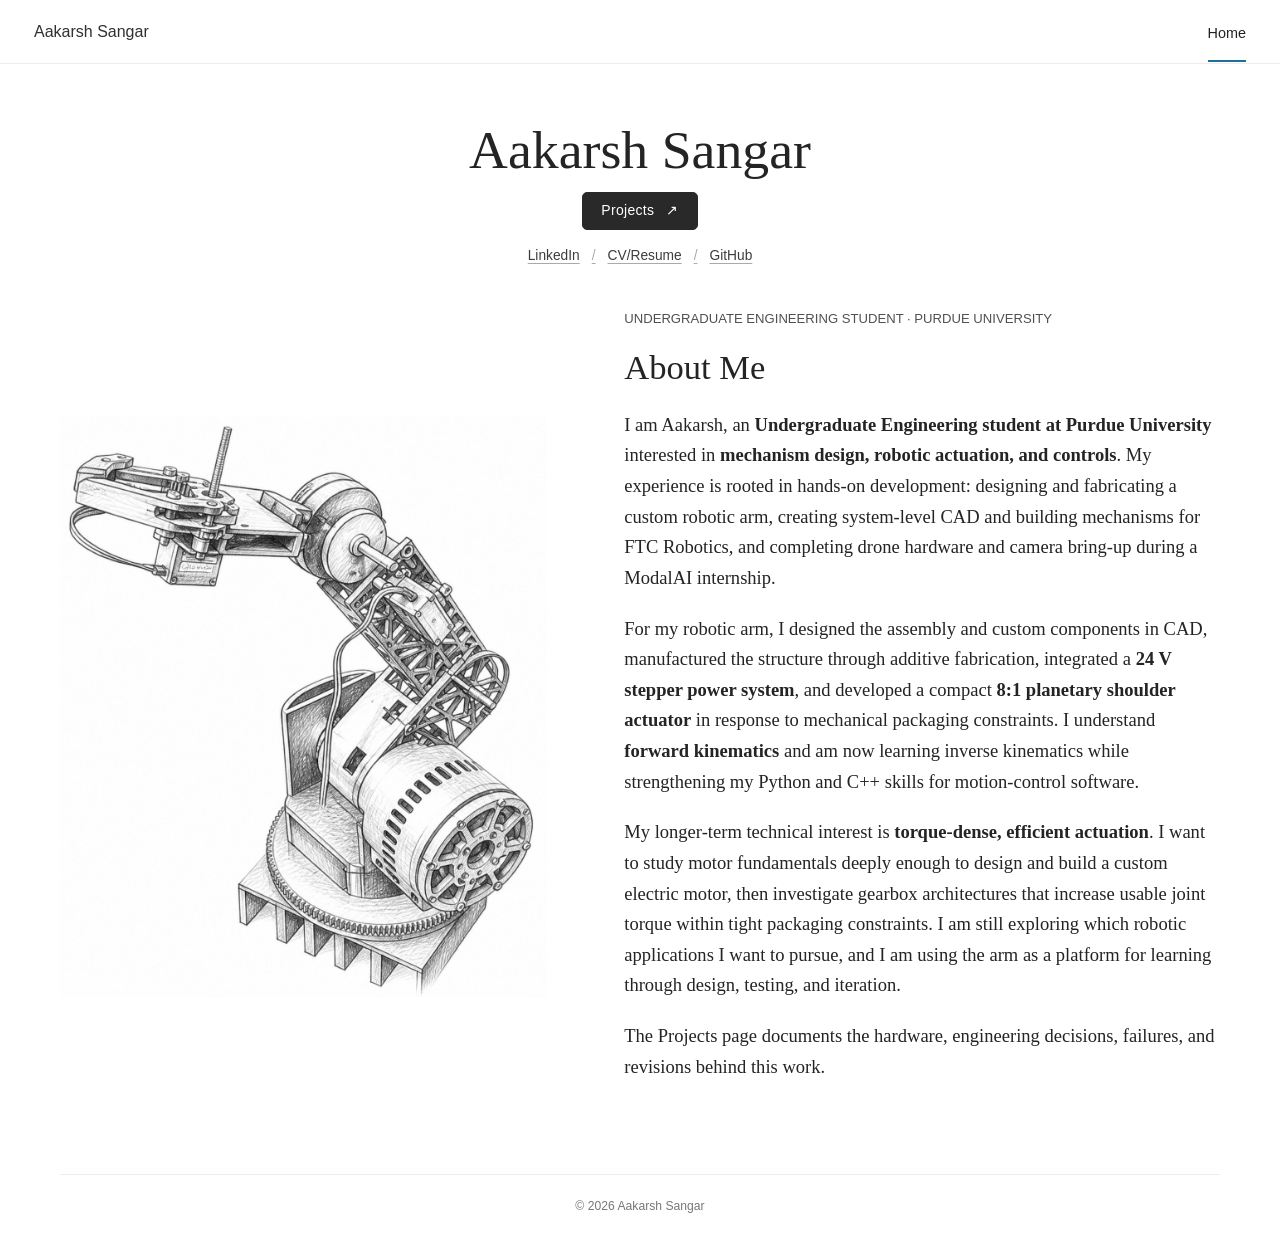
<file: index.html>
<!doctype html>
<html lang="en">
  <head>
    <meta charset="utf-8" />
    <meta name="viewport" content="width=device-width, initial-scale=1" />
    <meta
      name="description"
      content="Aakarsh Sangar's engineering portfolio: robotic mechanisms, mechanical design, electronics, and control."
    />
    <title>Aakarsh Sangar</title>
    <link rel="stylesheet" href="./styles.css?v=20261125-2" />
  </head>
  <body class="classic-portfolio classic-home">
    <header class="classic-header" aria-label="Primary navigation">
      <a class="classic-brand" href="./index.html">Aakarsh Sangar</a>
      <nav>
        <a href="./index.html" aria-current="page">Home</a>
      </nav>
    </header>

    <main class="classic-main">
      <h1>Aakarsh Sangar</h1>

      <div class="classic-project-action">
        <a class="classic-project-button" href="./projects.html">
          Projects <span>&#8599;</span>
        </a>
      </div>

      <nav class="classic-profile-links" aria-label="Aakarsh Sangar profiles and resume">
        <a href="https://www.linkedin.com/in/aakarsh-sangar/" target="_blank" rel="noreferrer">LinkedIn</a>
        <a href="./Aakarsh_Sangar_CV.pdf" target="_blank">CV/Resume</a>
        <a href="https://github.com/aakarsh-s" target="_blank" rel="noreferrer">GitHub</a>
      </nav>

      <section class="classic-about" aria-labelledby="about-title">
        <figure class="classic-about-media">
          <img
            src="./assets/robotic-arm-sketch.jpg"
            alt="Sketch rendering of Aakarsh Sangar's custom robotic arm"
          />
        </figure>

        <div class="classic-about-copy">
          <p class="classic-kicker">Undergraduate Engineering Student · Purdue University</p>
          <h2 id="about-title">About Me</h2>
          <p>
            I am Aakarsh, an <strong>Undergraduate Engineering student at Purdue
            University</strong> interested in <strong>mechanism design, robotic
            actuation, and controls</strong>. My experience is rooted in
            hands-on development: designing and fabricating a custom robotic
            arm, creating system-level CAD and building mechanisms for FTC
            Robotics, and completing drone hardware and camera bring-up during
            a ModalAI internship.
          </p>
          <p>
            For my robotic arm, I designed the assembly and custom components
            in CAD, manufactured the structure through additive fabrication,
            integrated a <strong>24 V stepper power system</strong>, and
            developed a compact <strong>8:1 planetary shoulder actuator</strong>
            in response to mechanical packaging constraints. I understand
            <strong>forward kinematics</strong> and am now learning inverse
            kinematics while strengthening my Python and C++ skills for
            motion-control software.
          </p>
          <p>
            My longer-term technical interest is <strong>torque-dense,
            efficient actuation</strong>. I want to study motor fundamentals
            deeply enough to design and build a custom electric motor, then
            investigate gearbox architectures that increase usable joint torque
            within tight packaging constraints. I am still exploring which
            robotic applications I want to pursue, and I am using the arm as a
            platform for learning through design, testing, and iteration.
          </p>
          <p>
            The Projects page documents the hardware, engineering decisions,
            failures, and revisions behind this work.
          </p>
        </div>
      </section>
    </main>

    <footer class="classic-footer">© 2026 Aakarsh Sangar</footer>
  </body>
</html>
</file>
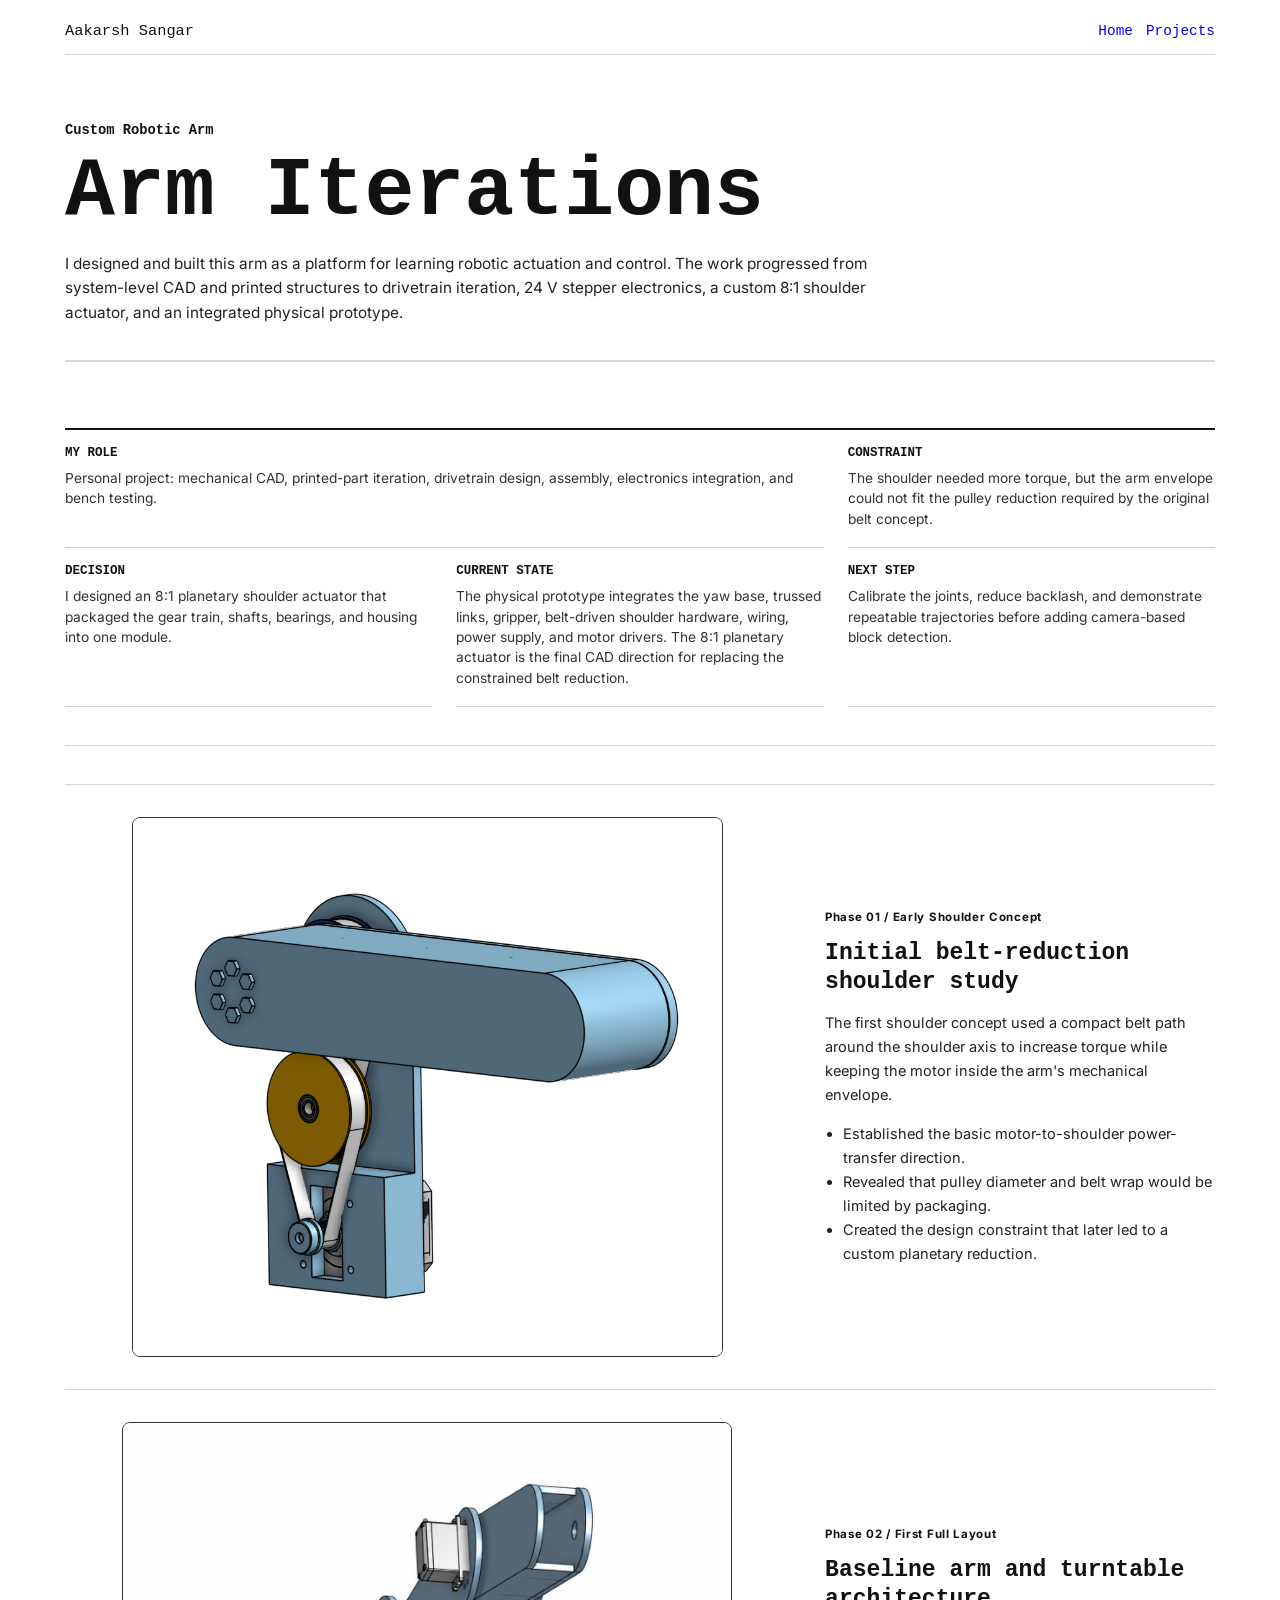
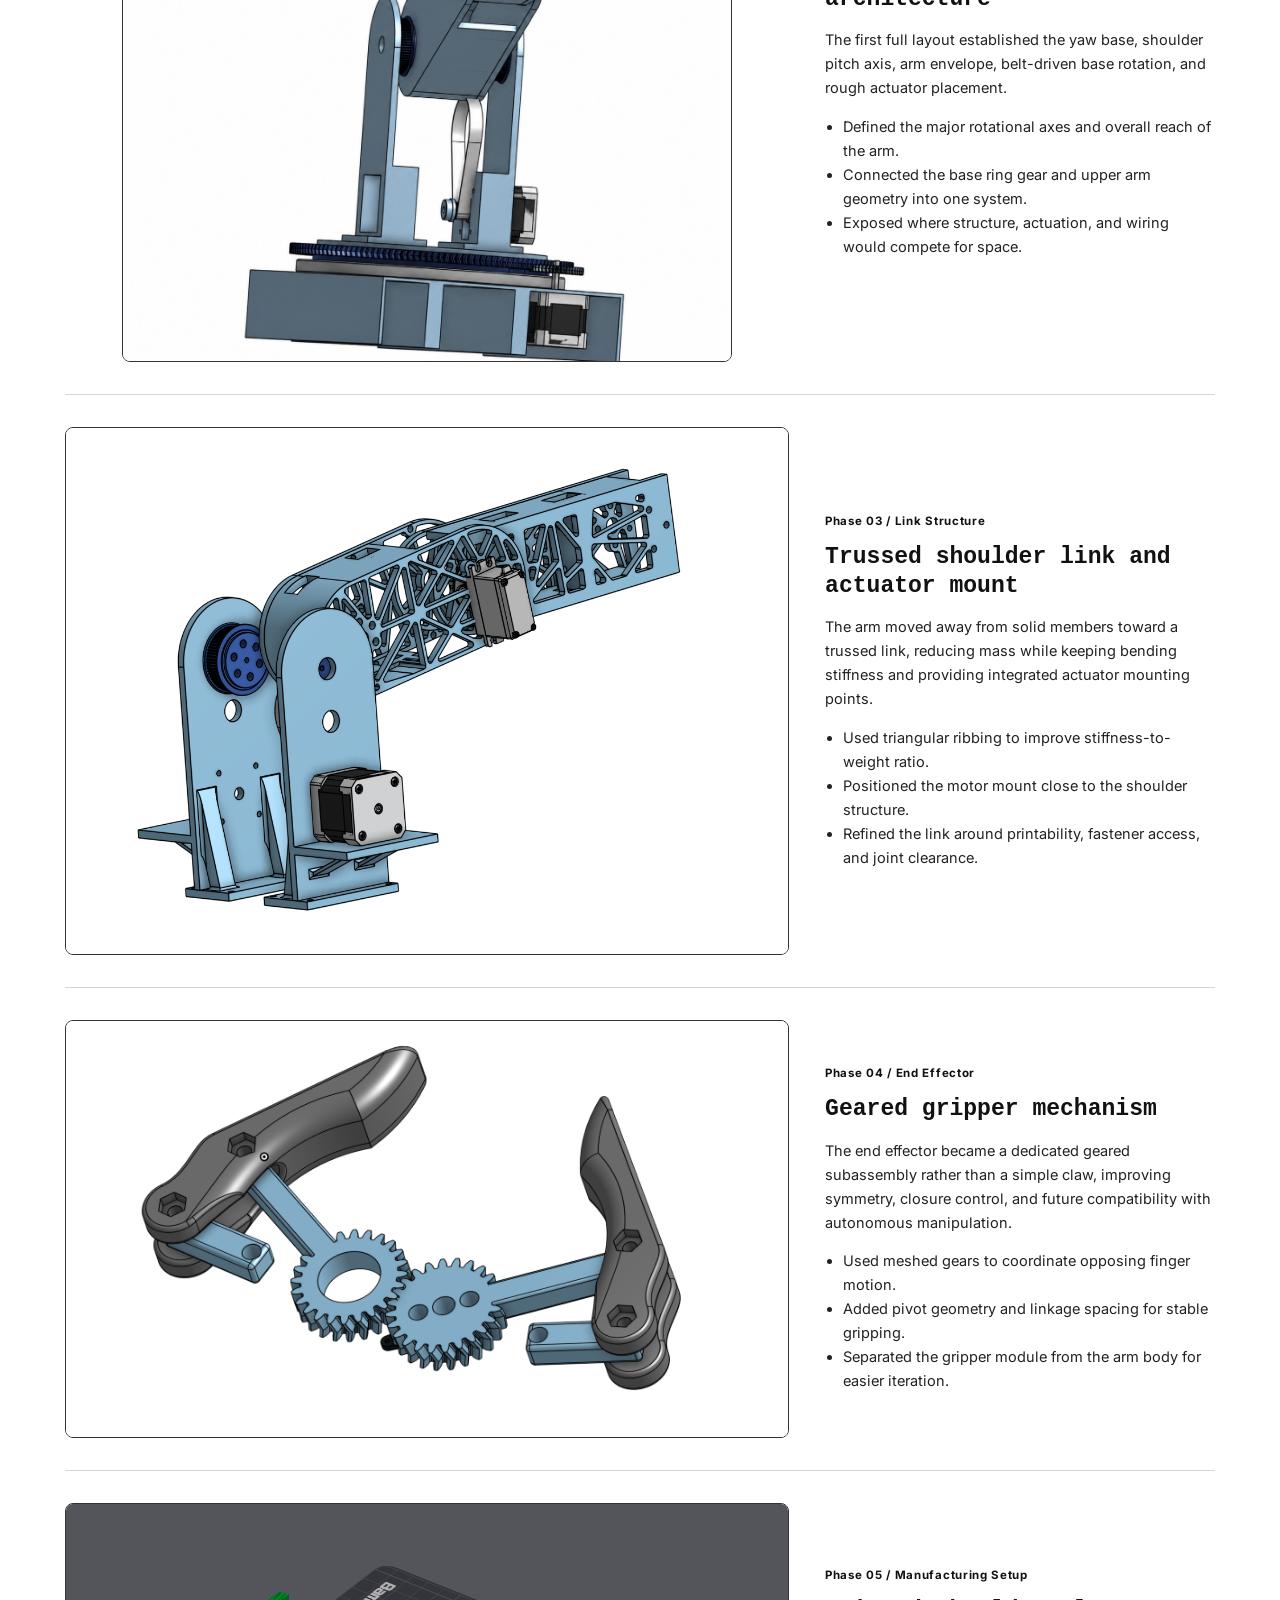
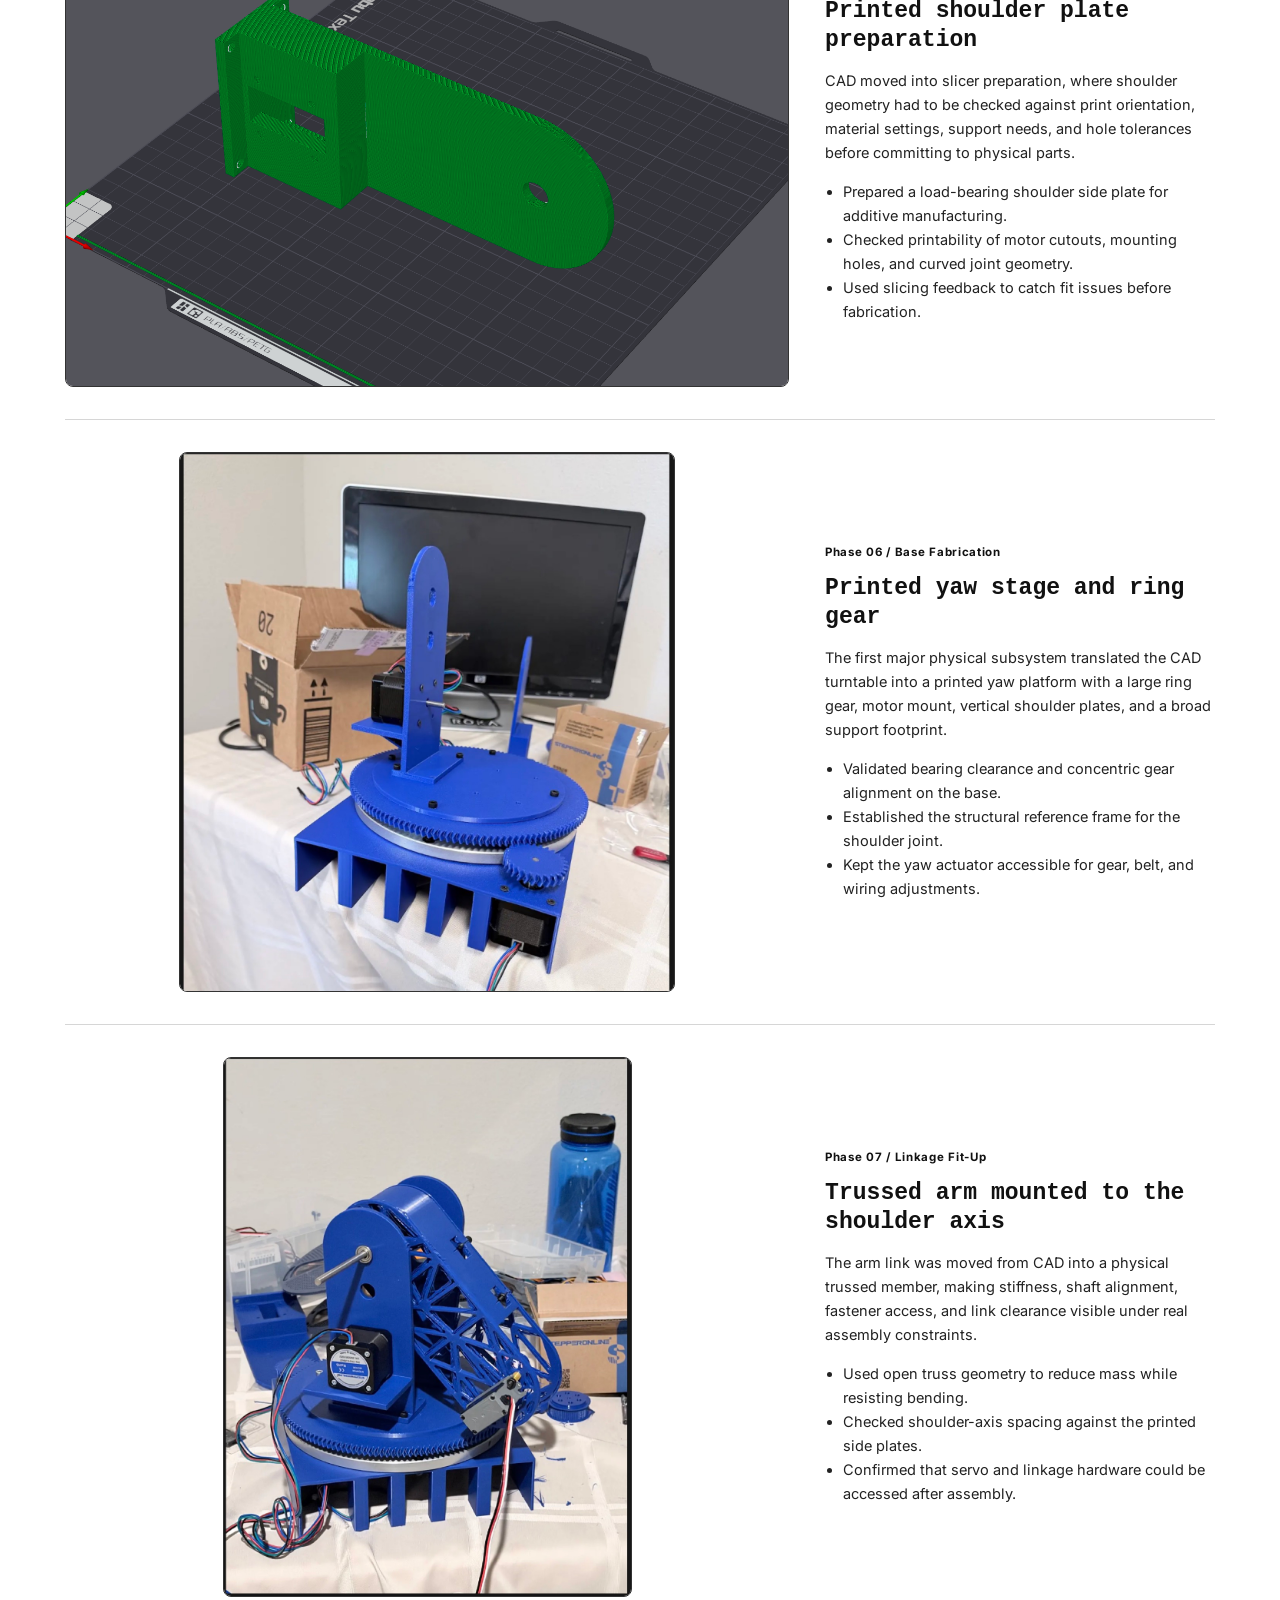
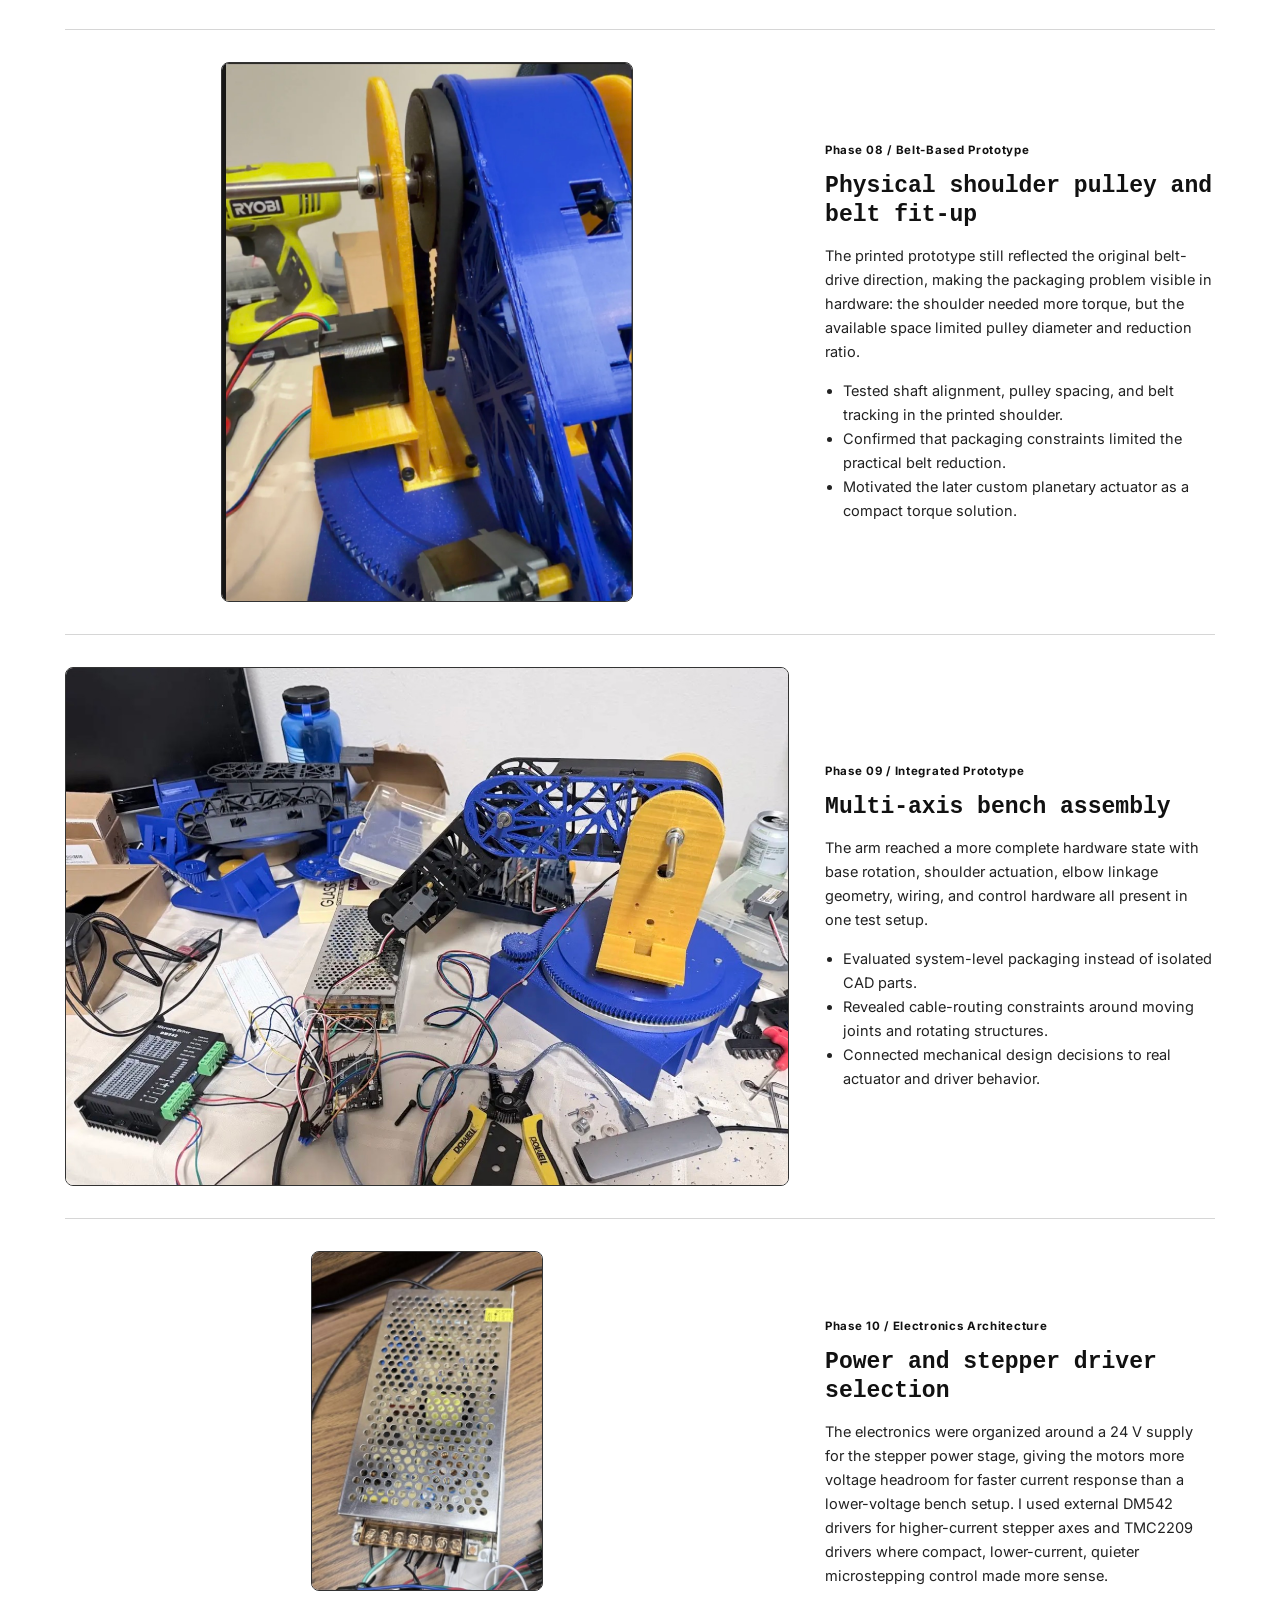
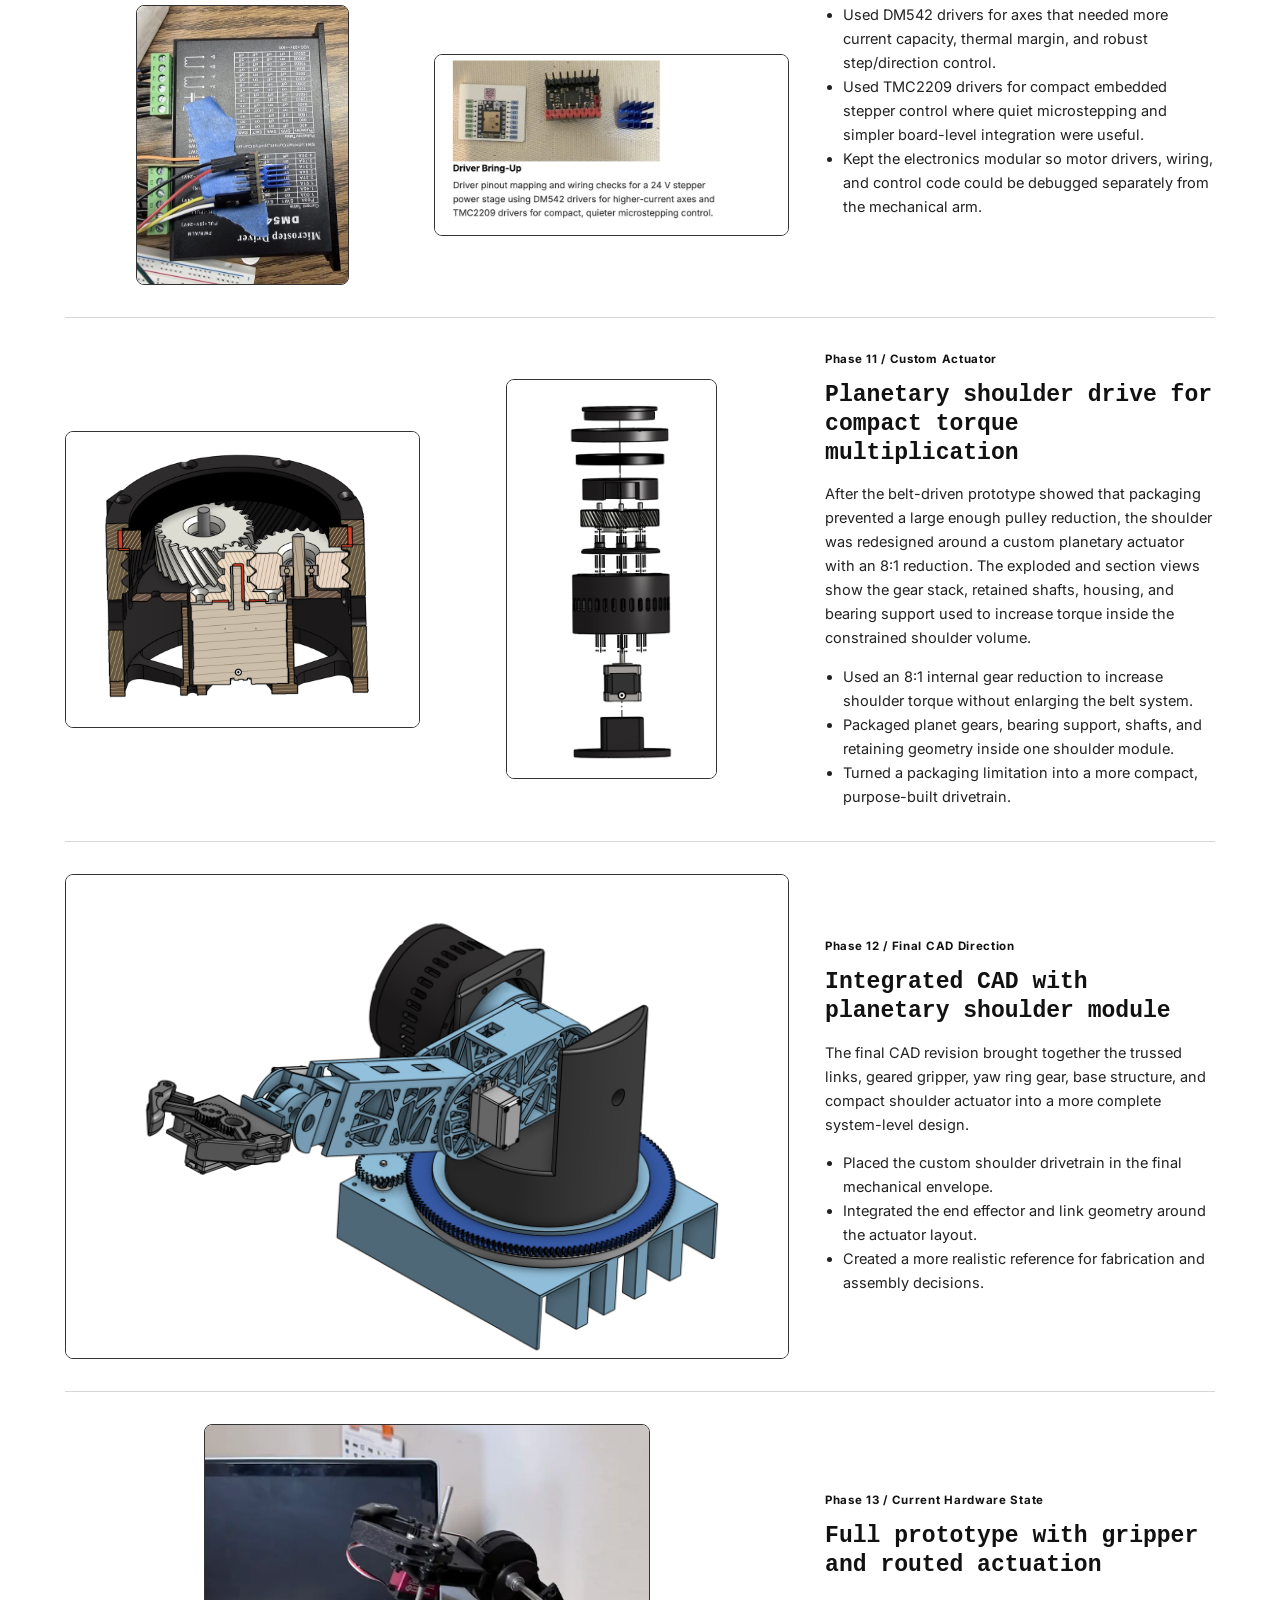
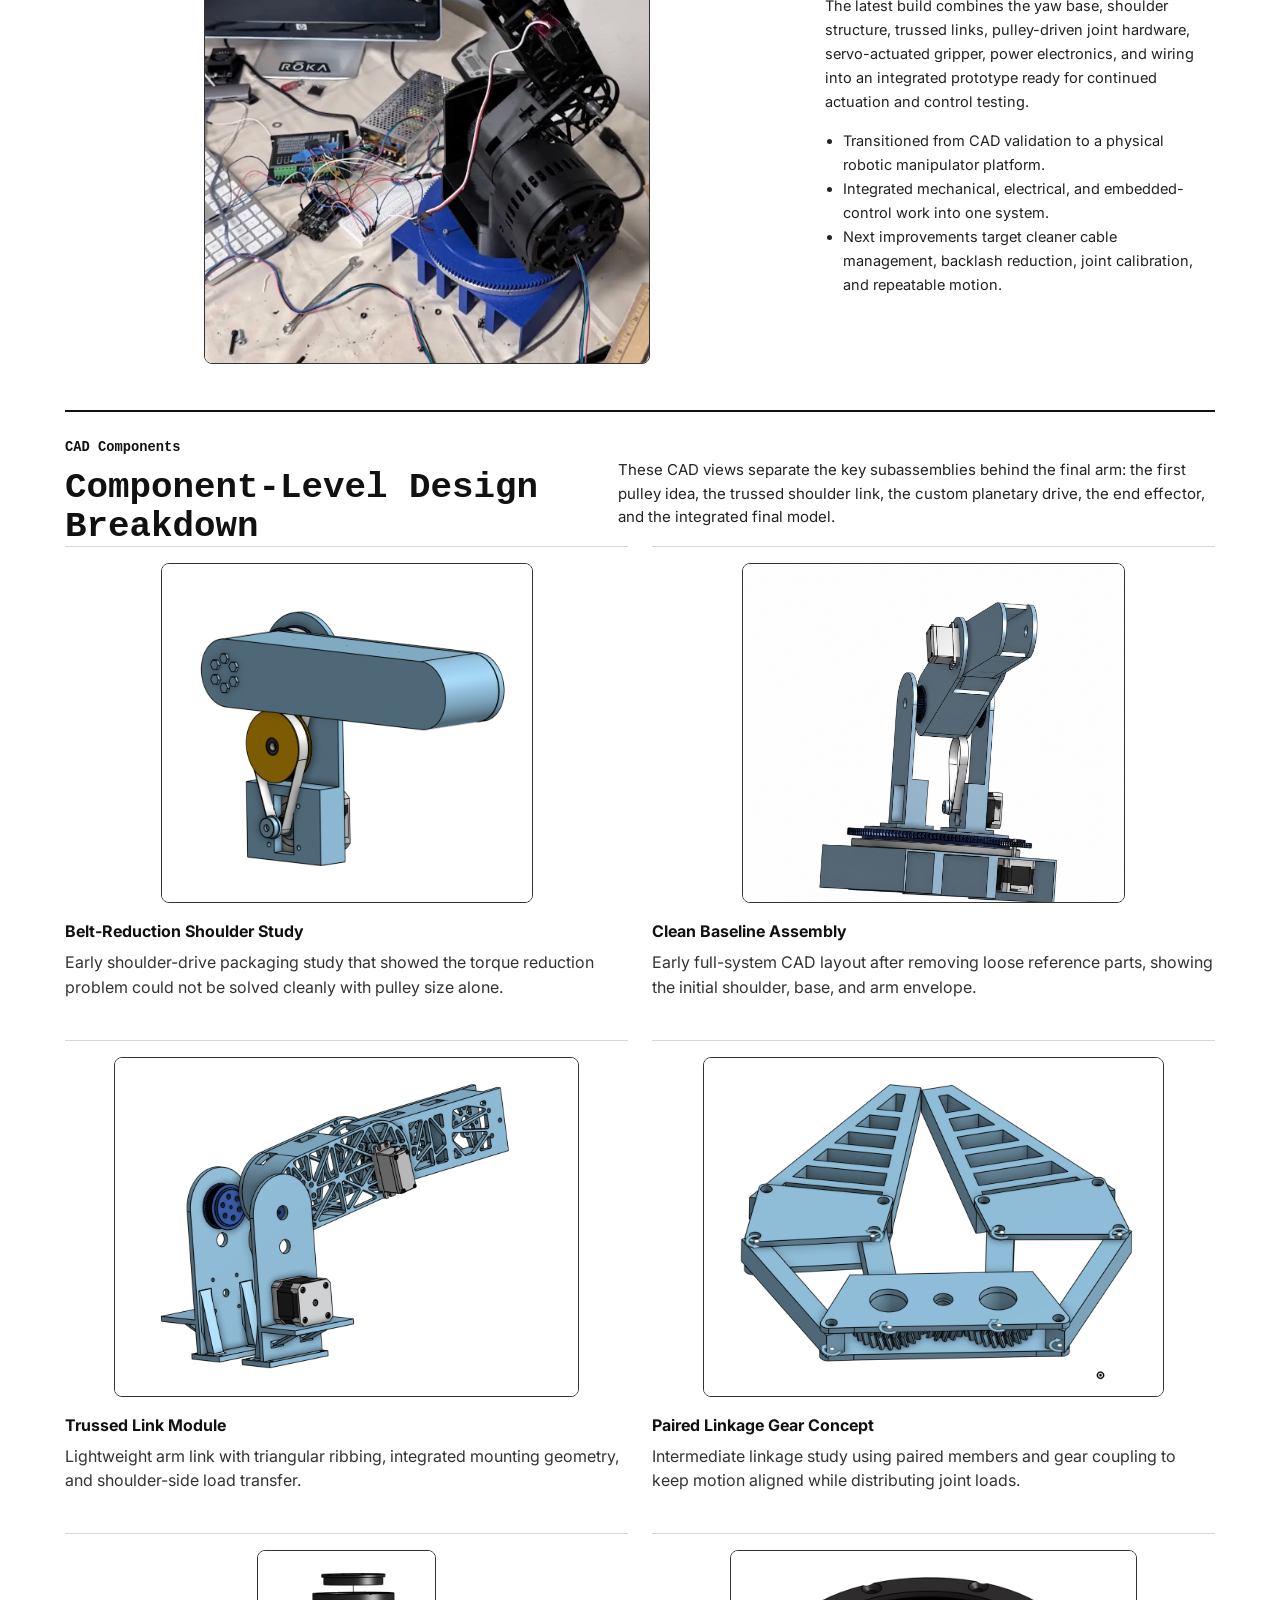
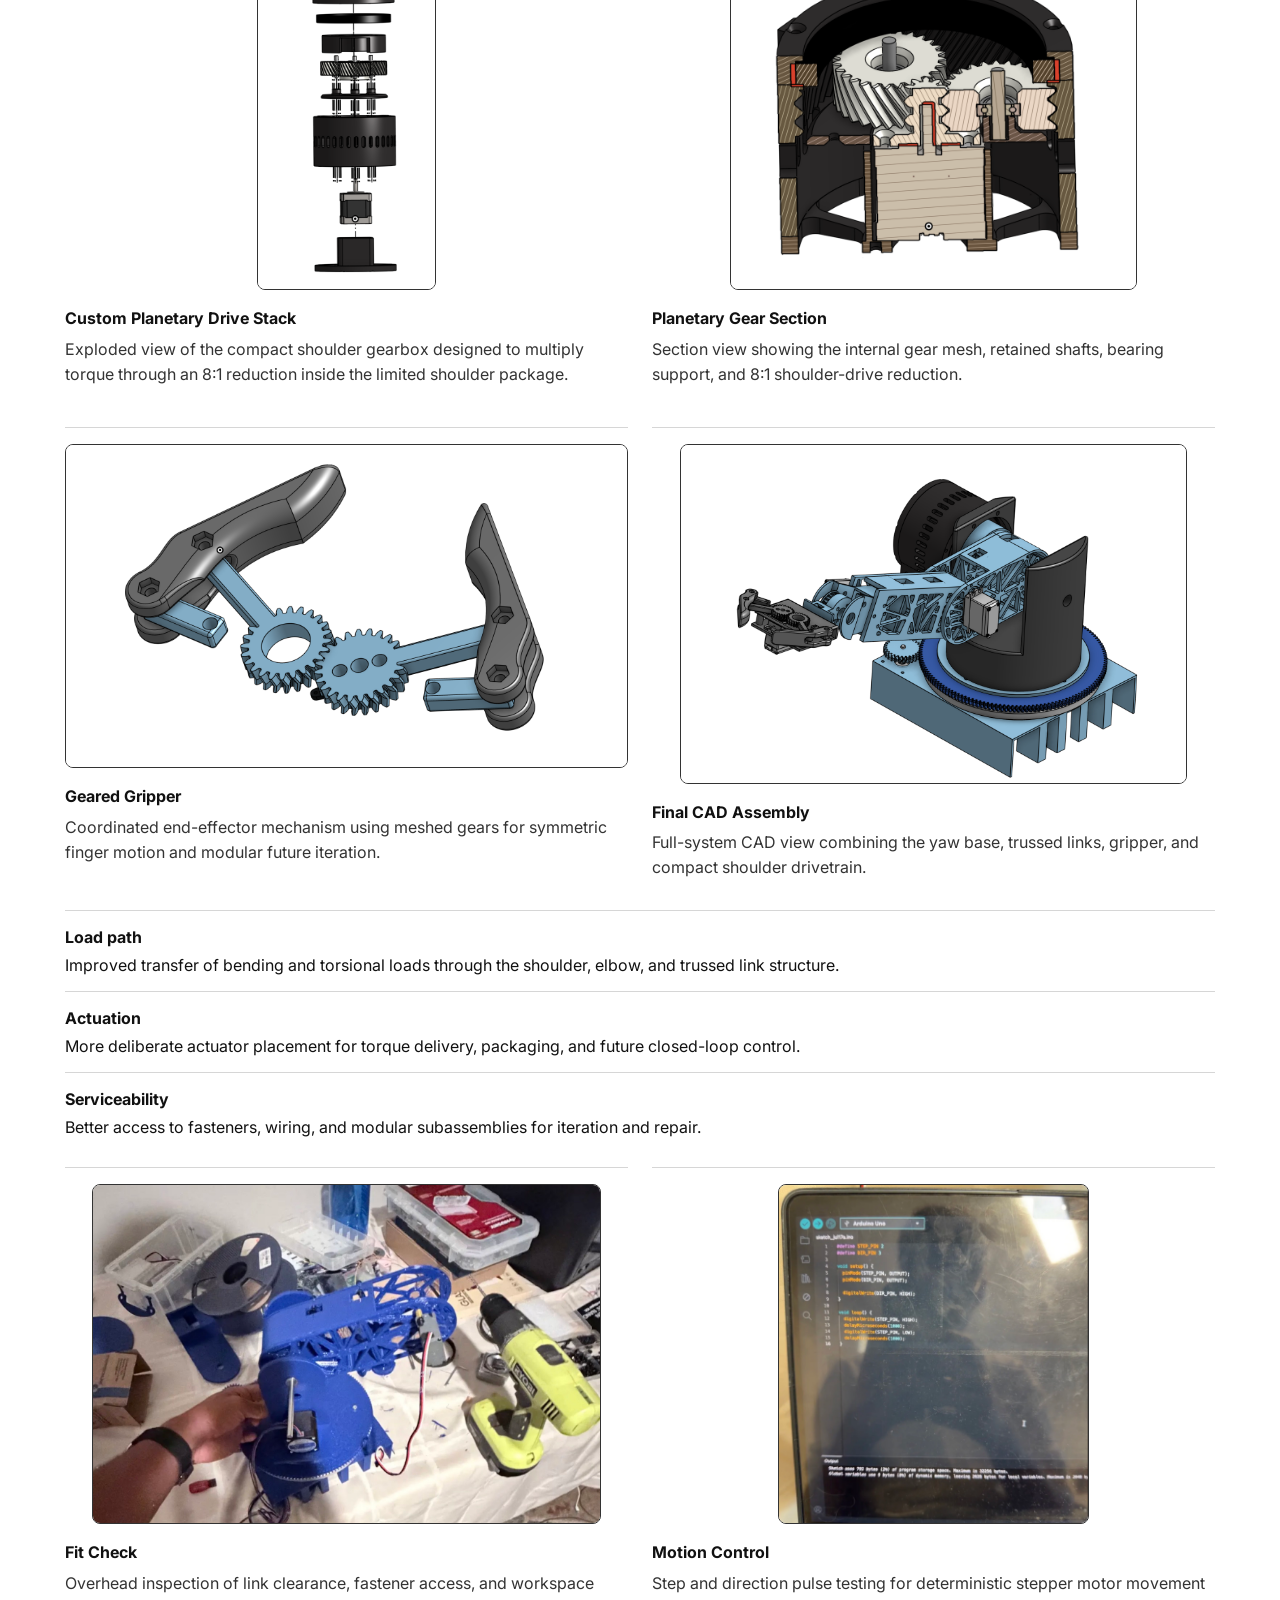
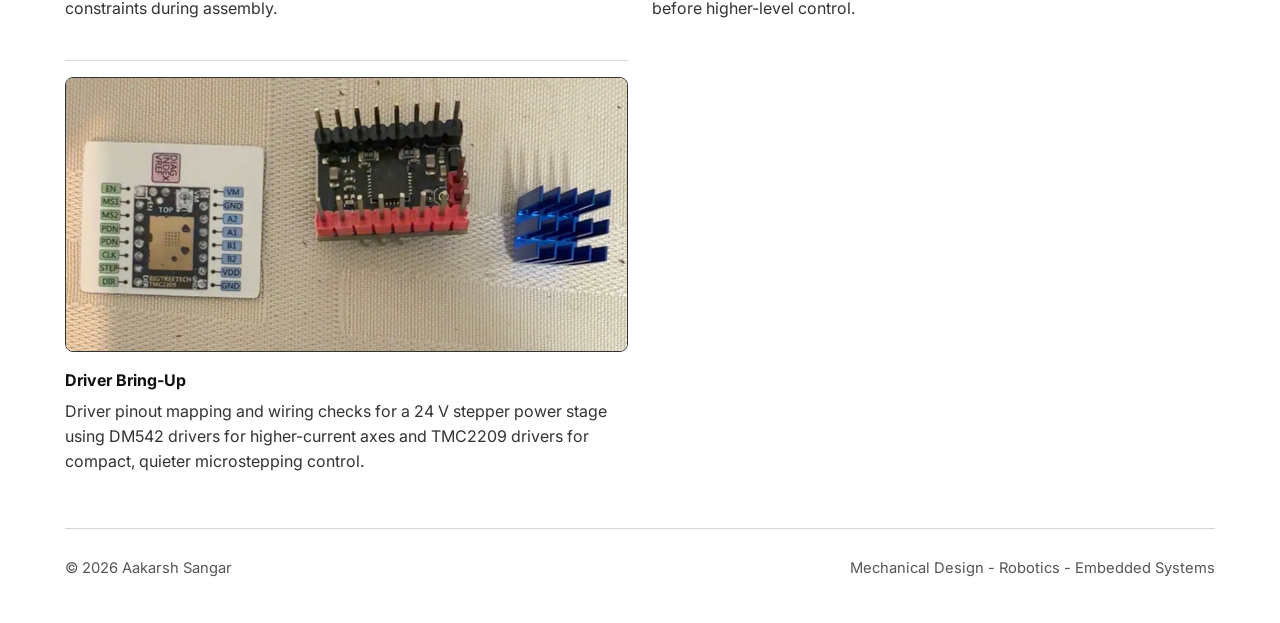
<file: arm-iterations.html>
<!doctype html>
<html lang="en">
  <head>
    <meta charset="utf-8" />
    <meta name="viewport" content="width=device-width, initial-scale=1" />
    <meta
      name="description"
      content="Custom robotic arm iteration gallery by Aakarsh Sangar."
    />
    <title>Robotic Arm Iterations | Aakarsh Sangar</title>
    <link rel="preconnect" href="https://fonts.googleapis.com" />
    <link rel="preconnect" href="https://fonts.gstatic.com" crossorigin />
    <link
      href="https://fonts.googleapis.com/css2?family=Inter:wght@400;500;600;700;800&display=swap"
      rel="stylesheet"
    />
    <link rel="stylesheet" href="./styles.css" />
  </head>
  <body class="detail-page arm-detail">
    <header class="site-header" aria-label="Primary">
      <a class="brand" href="./index.html" aria-label="Aakarsh Sangar home">
        <span class="brand-mark" aria-hidden="true">AS</span>
        <span>Aakarsh Sangar</span>
      </a>
      <nav class="nav-links" aria-label="Page sections">
        <a href="./index.html">Home</a>
        <a href="./projects.html">Projects</a>
      </nav>
    </header>

    <main>
      <section class="detail-hero" aria-labelledby="iterations-title">
        <p class="detail-kicker">Custom Robotic Arm</p>
        <h1 id="iterations-title">Arm Iterations</h1>
        <p class="detail-copy">
          I designed and built this arm as a platform for learning robotic
          actuation and control. The work progressed from system-level CAD and
          printed structures to drivetrain iteration, 24 V stepper electronics,
          a custom 8:1 shoulder actuator, and an integrated physical prototype.
        </p>
      </section>

      <section class="section" aria-label="Robotic arm overview">
        <div class="case-study-grid">
          <div class="case-study-stat">
            <strong>My role</strong>
            <span>Personal project: mechanical CAD, printed-part iteration, drivetrain design, assembly, electronics integration, and bench testing.</span>
          </div>
          <div class="case-study-stat">
            <strong>Constraint</strong>
            <span>The shoulder needed more torque, but the arm envelope could not fit the pulley reduction required by the original belt concept.</span>
          </div>
          <div class="case-study-stat">
            <strong>Decision</strong>
            <span>I designed an 8:1 planetary shoulder actuator that packaged the gear train, shafts, bearings, and housing into one module.</span>
          </div>
          <div class="case-study-stat">
            <strong>Current state</strong>
            <span>The physical prototype integrates the yaw base, trussed links, gripper, belt-driven shoulder hardware, wiring, power supply, and motor drivers. The 8:1 planetary actuator is the final CAD direction for replacing the constrained belt reduction.</span>
          </div>
          <div class="case-study-stat">
            <strong>Next step</strong>
            <span>Calibrate the joints, reduce backlash, and demonstrate repeatable trajectories before adding camera-based block detection.</span>
          </div>
        </div>
      </section>
      
      <section class="section iteration-grid" aria-label="Robotic arm iteration gallery">
        <article class="iteration-card">
          <img
            src="./assets/arm-iterations/18-cad-belt-shoulder-study.png"
            alt="Early CAD concept of robotic arm shoulder belt reduction"
          />
          <div class="iteration-body">
            <p class="eyebrow">Phase 01 / Early Shoulder Concept</p>
            <h2>Initial belt-reduction shoulder study</h2>
            <p>
              The first shoulder concept used a compact belt path around the
              shoulder axis to increase torque while keeping the motor inside
              the arm's mechanical envelope.
            </p>
            <ul>
              <li>Established the basic motor-to-shoulder power-transfer direction.</li>
              <li>Revealed that pulley diameter and belt wrap would be limited by packaging.</li>
              <li>Created the design constraint that later led to a custom planetary reduction.</li>
            </ul>
          </div>
        </article>

        <article class="iteration-card">
          <img
            src="./assets/arm-iterations/02-baseline-assembly-clean.jpg"
            alt="Cleaned early full CAD assembly of the robotic arm"
          />
          <div class="iteration-body">
            <p class="eyebrow">Phase 02 / First Full Layout</p>
            <h2>Baseline arm and turntable architecture</h2>
            <p>
              The first full layout established the yaw base, shoulder pitch
              axis, arm envelope, belt-driven base rotation, and rough actuator
              placement.
            </p>
            <ul>
              <li>Defined the major rotational axes and overall reach of the arm.</li>
              <li>Connected the base ring gear and upper arm geometry into one system.</li>
              <li>Exposed where structure, actuation, and wiring would compete for space.</li>
            </ul>
          </div>
        </article>

        <article class="iteration-card">
          <img
            src="./assets/arm-iterations/19-cad-trussed-shoulder-link.png"
            alt="CAD model of trussed robotic arm shoulder link"
          />
          <div class="iteration-body">
            <p class="eyebrow">Phase 03 / Link Structure</p>
            <h2>Trussed shoulder link and actuator mount</h2>
            <p>
              The arm moved away from solid members toward a trussed link,
              reducing mass while keeping bending stiffness and providing
              integrated actuator mounting points.
            </p>
            <ul>
              <li>Used triangular ribbing to improve stiffness-to-weight ratio.</li>
              <li>Positioned the motor mount close to the shoulder structure.</li>
              <li>Refined the link around printability, fastener access, and joint clearance.</li>
            </ul>
          </div>
        </article>

        <article class="iteration-card">
          <img
            src="./assets/arm-iterations/06-geared-gripper.png"
            alt="Geared gripper mechanism designed for the robotic arm"
          />
          <div class="iteration-body">
            <p class="eyebrow">Phase 04 / End Effector</p>
            <h2>Geared gripper mechanism</h2>
            <p>
              The end effector became a dedicated geared subassembly rather than
              a simple claw, improving symmetry, closure control, and future
              compatibility with autonomous manipulation.
            </p>
            <ul>
              <li>Used meshed gears to coordinate opposing finger motion.</li>
              <li>Added pivot geometry and linkage spacing for stable gripping.</li>
              <li>Separated the gripper module from the arm body for easier iteration.</li>
            </ul>
          </div>
        </article>

        <article class="iteration-card">
          <img
            src="./assets/arm-iterations/01-sliced-shoulder-plate.png"
            alt="Sliced shoulder plate prepared for 3D printing"
          />
          <div class="iteration-body">
            <p class="eyebrow">Phase 05 / Manufacturing Setup</p>
            <h2>Printed shoulder plate preparation</h2>
            <p>
              CAD moved into slicer preparation, where shoulder geometry had to
              be checked against print orientation, material settings, support
              needs, and hole tolerances before committing to physical parts.
            </p>
            <ul>
              <li>Prepared a load-bearing shoulder side plate for additive manufacturing.</li>
              <li>Checked printability of motor cutouts, mounting holes, and curved joint geometry.</li>
              <li>Used slicing feedback to catch fit issues before fabrication.</li>
            </ul>
          </div>
        </article>

        <article class="iteration-card">
          <img
            src="./assets/arm-iterations/08-real-base-yaw-ring.jpg"
            alt="Printed robotic arm base with ring gear and vertical shoulder supports"
          />
          <div class="iteration-body">
            <p class="eyebrow">Phase 06 / Base Fabrication</p>
            <h2>Printed yaw stage and ring gear</h2>
            <p>
              The first major physical subsystem translated the CAD turntable
              into a printed yaw platform with a large ring gear, motor mount,
              vertical shoulder plates, and a broad support footprint.
            </p>
            <ul>
              <li>Validated bearing clearance and concentric gear alignment on the base.</li>
              <li>Established the structural reference frame for the shoulder joint.</li>
              <li>Kept the yaw actuator accessible for gear, belt, and wiring adjustments.</li>
            </ul>
          </div>
        </article>

        <article class="iteration-card">
          <img
            src="./assets/arm-iterations/09-real-linkage-assembly.jpg"
            alt="Printed trussed arm linkage mounted to the robotic arm base"
          />
          <div class="iteration-body">
            <p class="eyebrow">Phase 07 / Linkage Fit-Up</p>
            <h2>Trussed arm mounted to the shoulder axis</h2>
            <p>
              The arm link was moved from CAD into a physical trussed member,
              making stiffness, shaft alignment, fastener access, and link
              clearance visible under real assembly constraints.
            </p>
            <ul>
              <li>Used open truss geometry to reduce mass while resisting bending.</li>
              <li>Checked shoulder-axis spacing against the printed side plates.</li>
              <li>Confirmed that servo and linkage hardware could be accessed after assembly.</li>
            </ul>
          </div>
        </article>

        <article class="iteration-card">
          <img
            src="./assets/arm-iterations/12-real-shoulder-transmission.jpg"
            alt="Close-up of physical belt-driven shoulder transmission"
          />
          <div class="iteration-body">
            <p class="eyebrow">Phase 08 / Belt-Based Prototype</p>
            <h2>Physical shoulder pulley and belt fit-up</h2>
            <p>
              The printed prototype still reflected the original belt-drive
              direction, making the packaging problem visible in hardware:
              the shoulder needed more torque, but the available space limited
              pulley diameter and reduction ratio.
            </p>
            <ul>
              <li>Tested shaft alignment, pulley spacing, and belt tracking in the printed shoulder.</li>
              <li>Confirmed that packaging constraints limited the practical belt reduction.</li>
              <li>Motivated the later custom planetary actuator as a compact torque solution.</li>
            </ul>
          </div>
        </article>

        <article class="iteration-card">
          <img
            src="./assets/arm-iterations/15-real-integrated-bench.jpg"
            alt="Integrated robotic arm prototype on a workbench with electronics and wiring"
          />
          <div class="iteration-body">
            <p class="eyebrow">Phase 09 / Integrated Prototype</p>
            <h2>Multi-axis bench assembly</h2>
            <p>
              The arm reached a more complete hardware state with base rotation,
              shoulder actuation, elbow linkage geometry, wiring, and control
              hardware all present in one test setup.
            </p>
            <ul>
              <li>Evaluated system-level packaging instead of isolated CAD parts.</li>
              <li>Revealed cable-routing constraints around moving joints and rotating structures.</li>
              <li>Connected mechanical design decisions to real actuator and driver behavior.</li>
            </ul>
          </div>
        </article>

        <article class="iteration-card electronics-iteration">
          <div class="iteration-media electronics-media">
            <img
              src="./assets/arm-iterations/24-electronics-24v-power-supply.jpg"
              alt="24 volt power supply used for robotic arm stepper power stage"
            />
            <img
              src="./assets/arm-iterations/25-electronics-dm542-driver.jpg"
              alt="DM542 stepper driver wired for robotic arm actuator testing"
            />
            <img
              src="./assets/arm-iterations/23-electronics-tmc2209-driver.jpg"
              alt="TMC2209 stepper driver module and heat sink used for compact microstepping control"
            />
          </div>
          <div class="iteration-body">
            <p class="eyebrow">Phase 10 / Electronics Architecture</p>
            <h2>Power and stepper driver selection</h2>
            <p>
              The electronics were organized around a 24 V supply for the
              stepper power stage, giving the motors more voltage headroom for
              faster current response than a lower-voltage bench setup. I used
              external DM542 drivers for higher-current stepper axes and
              TMC2209 drivers where compact, lower-current, quieter
              microstepping control made more sense.
            </p>
            <ul>
              <li>Used DM542 drivers for axes that needed more current capacity, thermal margin, and robust step/direction control.</li>
              <li>Used TMC2209 drivers for compact embedded stepper control where quiet microstepping and simpler board-level integration were useful.</li>
              <li>Kept the electronics modular so motor drivers, wiring, and control code could be debugged separately from the mechanical arm.</li>
            </ul>
          </div>
        </article>

        <article class="iteration-card engineering-highlight">
          <div class="iteration-media split-media">
            <img
              src="./assets/arm-iterations/21-cad-planetary-drive-section.png"
              alt="Section view of custom planetary shoulder drive"
            />
            <img
              src="./assets/arm-iterations/22-cad-planetary-drive-exploded.png"
              alt="Exploded CAD view of custom planetary shoulder drive"
            />
          </div>
          <div class="iteration-body">
            <p class="eyebrow">Phase 11 / Custom Actuator</p>
            <h2>Planetary shoulder drive for compact torque multiplication</h2>
            <p>
              After the belt-driven prototype showed that packaging prevented
              a large enough pulley reduction, the shoulder was redesigned
              around a custom planetary actuator with an 8:1 reduction. The
              exploded and section views show the gear stack, retained shafts,
              housing, and bearing support used to increase torque inside the
              constrained shoulder volume.
            </p>
            <ul>
              <li>Used an 8:1 internal gear reduction to increase shoulder torque without enlarging the belt system.</li>
              <li>Packaged planet gears, bearing support, shafts, and retaining geometry inside one shoulder module.</li>
              <li>Turned a packaging limitation into a more compact, purpose-built drivetrain.</li>
            </ul>
          </div>
        </article>

        <article class="iteration-card">
          <img
            src="./assets/arm-iterations/20-cad-final-arm-assembly.png"
            alt="Final CAD assembly of the robotic arm with planetary shoulder module"
          />
          <div class="iteration-body">
            <p class="eyebrow">Phase 12 / Final CAD Direction</p>
            <h2>Integrated CAD with planetary shoulder module</h2>
            <p>
              The final CAD revision brought together the trussed links, geared
              gripper, yaw ring gear, base structure, and compact shoulder
              actuator into a more complete system-level design.
            </p>
            <ul>
              <li>Placed the custom shoulder drivetrain in the final mechanical envelope.</li>
              <li>Integrated the end effector and link geometry around the actuator layout.</li>
              <li>Created a more realistic reference for fabrication and assembly decisions.</li>
            </ul>
          </div>
        </article>

        <article class="iteration-card featured-iteration">
          <img
            src="./assets/arm-iterations/17-real-current-prototype.png"
            alt="Current physical prototype of Aakarsh Sangar's robotic arm with gripper and wiring"
          />
          <div class="iteration-body">
            <p class="eyebrow">Phase 13 / Current Hardware State</p>
            <h2>Full prototype with gripper and routed actuation</h2>
            <p>
              The latest build combines the yaw base, shoulder structure,
              trussed links, pulley-driven joint hardware, servo-actuated
              gripper, power electronics, and wiring into an integrated
              prototype ready for continued actuation and control testing.
            </p>
            <ul>
              <li>Transitioned from CAD validation to a physical robotic manipulator platform.</li>
              <li>Integrated mechanical, electrical, and embedded-control work into one system.</li>
              <li>Next improvements target cleaner cable management, backlash reduction, joint calibration, and repeatable motion.</li>
            </ul>
          </div>
        </article>

        <div class="component-section">
          <div class="section-heading compact-heading">
            <div>
              <p class="eyebrow">CAD Components</p>
              <h2>Component-Level Design Breakdown</h2>
            </div>
            <p>
              These CAD views separate the key subassemblies behind the final
              arm: the first pulley idea, the trussed shoulder link, the custom
              planetary drive, the end effector, and the integrated final model.
            </p>
          </div>

          <div class="component-grid" aria-label="Robotic arm CAD component list">
            <article class="component-card">
              <img
                src="./assets/arm-iterations/18-cad-belt-shoulder-study.png"
                alt="Early CAD belt reduction concept for shoulder joint"
              />
              <div>
                <strong>Belt-Reduction Shoulder Study</strong>
                Early shoulder-drive packaging study that showed the torque
                reduction problem could not be solved cleanly with pulley size
                alone.
              </div>
            </article>
            <article class="component-card">
              <img
                src="./assets/arm-iterations/02-baseline-assembly-clean.jpg"
                alt="Cleaned baseline CAD assembly of robotic arm"
              />
              <div>
                <strong>Clean Baseline Assembly</strong>
                Early full-system CAD layout after removing loose reference
                parts, showing the initial shoulder, base, and arm envelope.
              </div>
            </article>
            <article class="component-card">
              <img
                src="./assets/arm-iterations/19-cad-trussed-shoulder-link.png"
                alt="CAD trussed link and shoulder support module"
              />
              <div>
                <strong>Trussed Link Module</strong>
                Lightweight arm link with triangular ribbing, integrated
                mounting geometry, and shoulder-side load transfer.
              </div>
            </article>
            <article class="component-card">
              <img
                src="./assets/arm-iterations/03-parallel-linkage.png"
                alt="CAD paired linkage and gear transfer concept"
              />
              <div>
                <strong>Paired Linkage Gear Concept</strong>
                Intermediate linkage study using paired members and gear
                coupling to keep motion aligned while distributing joint loads.
              </div>
            </article>
            <article class="component-card component-feature">
              <img
                src="./assets/arm-iterations/22-cad-planetary-drive-exploded.png"
                alt="Exploded CAD view of custom planetary shoulder drive"
              />
              <div>
                <strong>Custom Planetary Drive Stack</strong>
                Exploded view of the compact shoulder gearbox designed to
                multiply torque through an 8:1 reduction inside the limited
                shoulder package.
              </div>
            </article>
            <article class="component-card component-feature">
              <img
                src="./assets/arm-iterations/21-cad-planetary-drive-section.png"
                alt="Section CAD view of custom planetary shoulder gearbox"
              />
              <div>
                <strong>Planetary Gear Section</strong>
                Section view showing the internal gear mesh, retained shafts,
                bearing support, and 8:1 shoulder-drive reduction.
              </div>
            </article>
            <article class="component-card">
              <img
                src="./assets/arm-iterations/06-geared-gripper.png"
                alt="CAD geared gripper mechanism"
              />
              <div>
                <strong>Geared Gripper</strong>
                Coordinated end-effector mechanism using meshed gears for
                symmetric finger motion and modular future iteration.
              </div>
            </article>
            <article class="component-card component-wide">
              <img
                src="./assets/arm-iterations/20-cad-final-arm-assembly.png"
                alt="Final CAD robotic arm assembly"
              />
              <div>
                <strong>Final CAD Assembly</strong>
                Full-system CAD view combining the yaw base, trussed links,
                gripper, and compact shoulder drivetrain.
              </div>
            </article>
          </div>
        </div>

        <div class="technical-strip" aria-label="Technical improvement summary">
          <div>
            <strong>Load path</strong>
            Improved transfer of bending and torsional loads through the shoulder,
            elbow, and trussed link structure.
          </div>
          <div>
            <strong>Actuation</strong>
            More deliberate actuator placement for torque delivery, packaging,
            and future closed-loop control.
          </div>
          <div>
            <strong>Serviceability</strong>
            Better access to fasteners, wiring, and modular subassemblies for
            iteration and repair.
          </div>
        </div>

        <div class="supporting-gallery" aria-label="Supporting robotic arm build evidence">
          <article class="supporting-card">
            <img
              src="./assets/arm-iterations/10-real-overhead-fit-check.jpg"
              alt="Overhead fit check of the robotic arm linkage and base"
            />
            <div>
              <strong>Fit Check</strong>
              Overhead inspection of link clearance, fastener access, and
              workspace constraints during assembly.
            </div>
          </article>
          <article class="supporting-card">
            <img
              src="./assets/arm-iterations/13-real-step-dir-code.jpg"
              alt="Arduino IDE showing step and direction pulse code"
            />
            <div>
              <strong>Motion Control</strong>
              Step and direction pulse testing for deterministic stepper motor
              movement before higher-level control.
            </div>
          </article>
          <article class="supporting-card">
            <img
              src="./assets/arm-iterations/14-real-stepper-driver.png"
              alt="Stepper driver module, pinout reference card, and heat sink"
            />
            <div>
              <strong>Driver Bring-Up</strong>
              Driver pinout mapping and wiring checks for a 24 V stepper power
              stage using DM542 drivers for higher-current axes and TMC2209
              drivers for compact, quieter microstepping control.
            </div>
          </article>
        </div>
      </section>
    </main>

    <footer class="footer">
      <span>© <span id="year"></span> Aakarsh Sangar</span>
      <span>Mechanical Design - Robotics - Embedded Systems</span>
    </footer>

    <script src="./script.js"></script>
  </body>
</html>
</file>
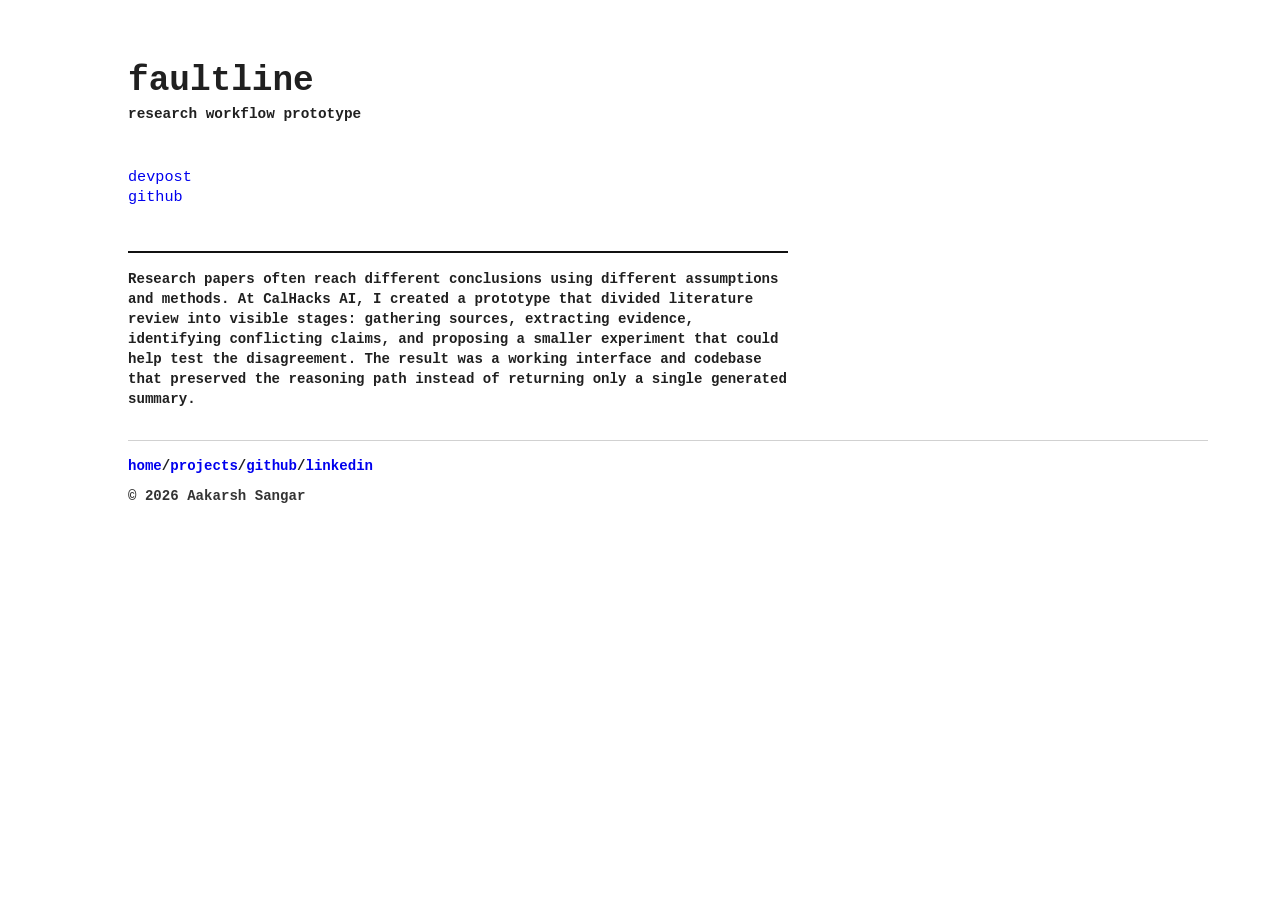
<file: faultline.html>
<!doctype html>
<html lang="en">
  <head>
    <meta charset="utf-8" />
    <meta name="viewport" content="width=device-width, initial-scale=1" />
    <meta
      name="description"
      content="Faultline research-workflow prototype by Aakarsh Sangar."
    />
    <title>Faultline | Aakarsh Sangar</title>
    <link rel="stylesheet" href="./styles.css" />
  </head>
  <body class="reference-home project-links-page">
    <main class="project-links-shell">
      <section class="project-links-panel" aria-labelledby="faultline-title">
        <div class="identity-block">
          <h1 id="faultline-title">faultline</h1>
          <p>research workflow prototype</p>
        </div>

        <nav class="reference-nav project-link-list" aria-label="Faultline links">
          <a href="https://devpost.com/software/faultline-0px7tq" target="_blank" rel="noreferrer">devpost</a>
          <a href="https://github.com/aakarsh-s/Faultline-2/tree/main/Faultline%202" target="_blank" rel="noreferrer">github</a>
        </nav>

        <p class="reference-bio">
          Research papers often reach different conclusions using different
          assumptions and methods. At CalHacks AI, I created a prototype that
          divided literature review into visible stages: gathering sources,
          extracting evidence, identifying conflicting claims, and proposing a
          smaller experiment that could help test the disagreement. The result
          was a working interface and codebase that preserved the reasoning path
          instead of returning only a single generated summary.
        </p>

        <footer class="reference-footer project-links-footer">
          <div>
            <a href="./index.html">home</a>/<a href="./projects.html">projects</a>/<a href="https://github.com/aakarsh-s" target="_blank" rel="noreferrer">github</a>/<a href="https://www.linkedin.com/in/aakarsh-sangar/" target="_blank" rel="noreferrer">linkedin</a>
          </div>
          <span>© 2026 Aakarsh Sangar</span>
        </footer>
      </section>
    </main>
  </body>
</html>
</file>
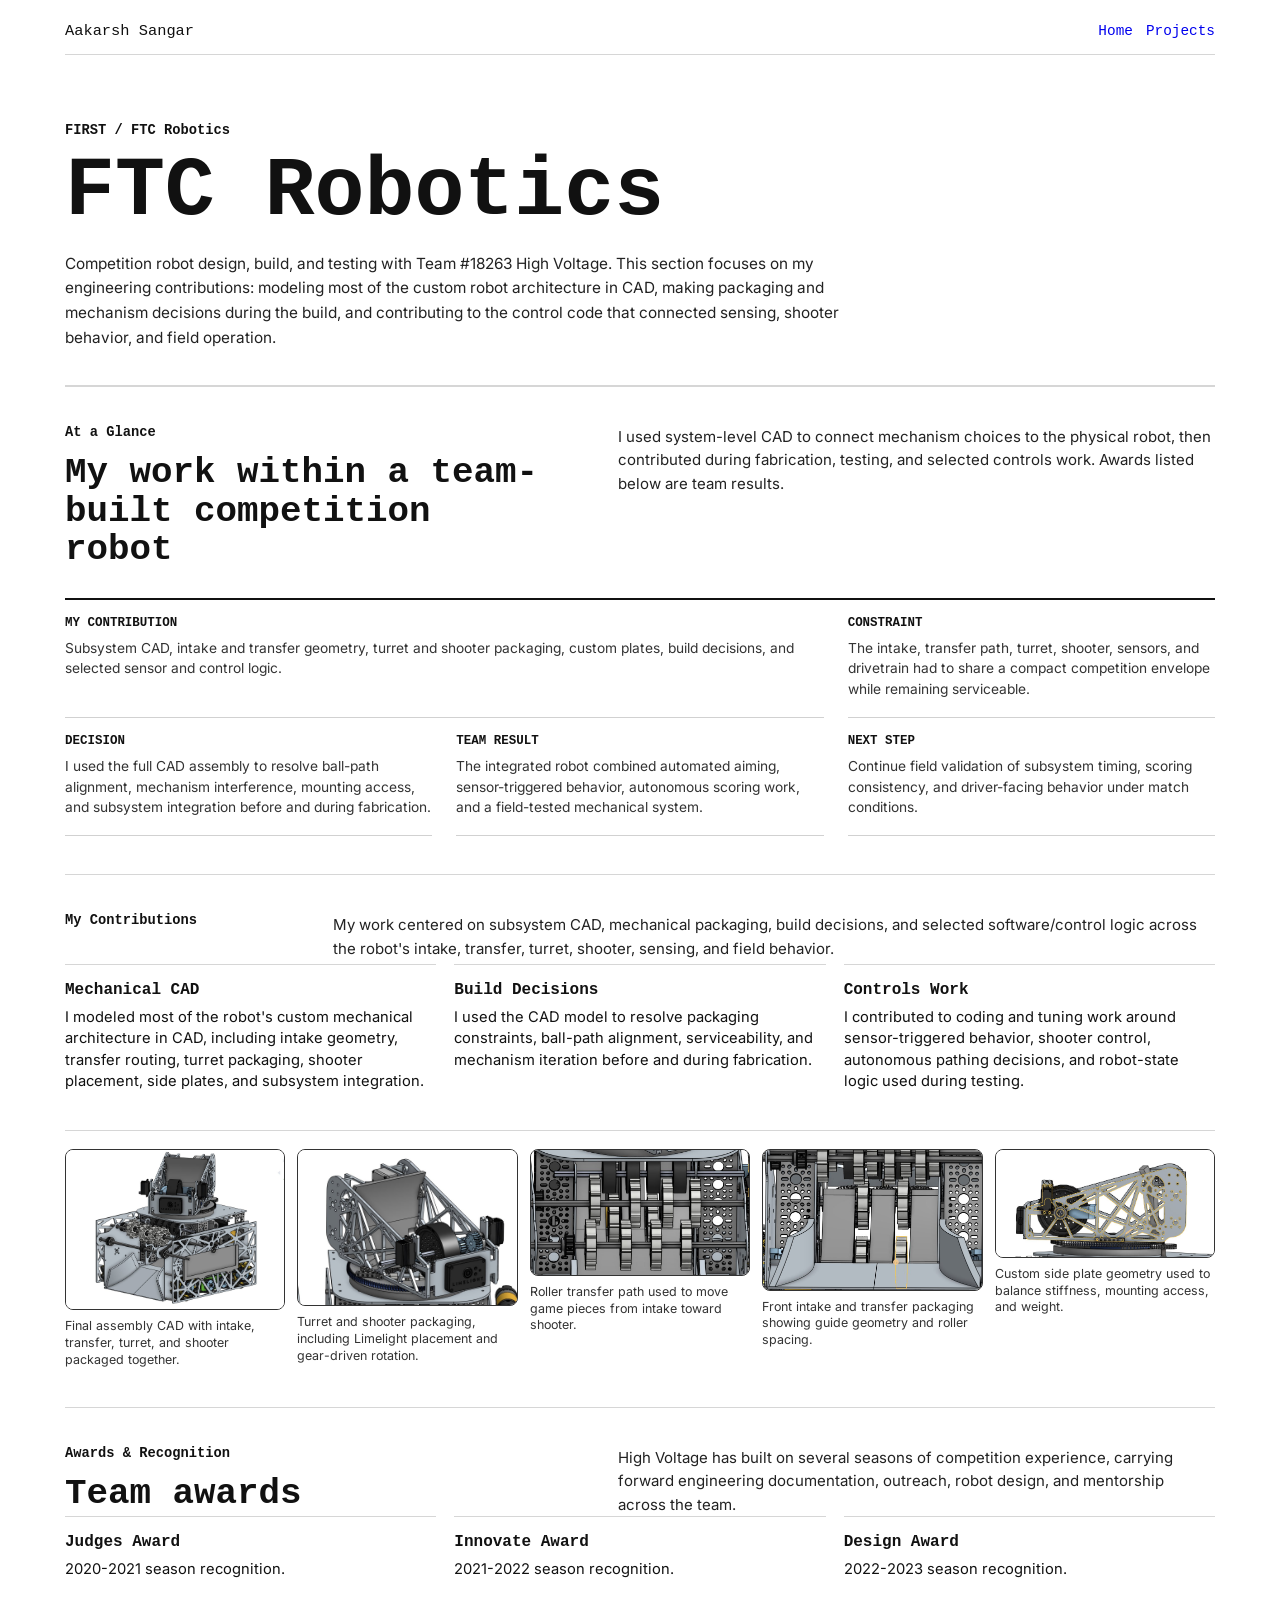
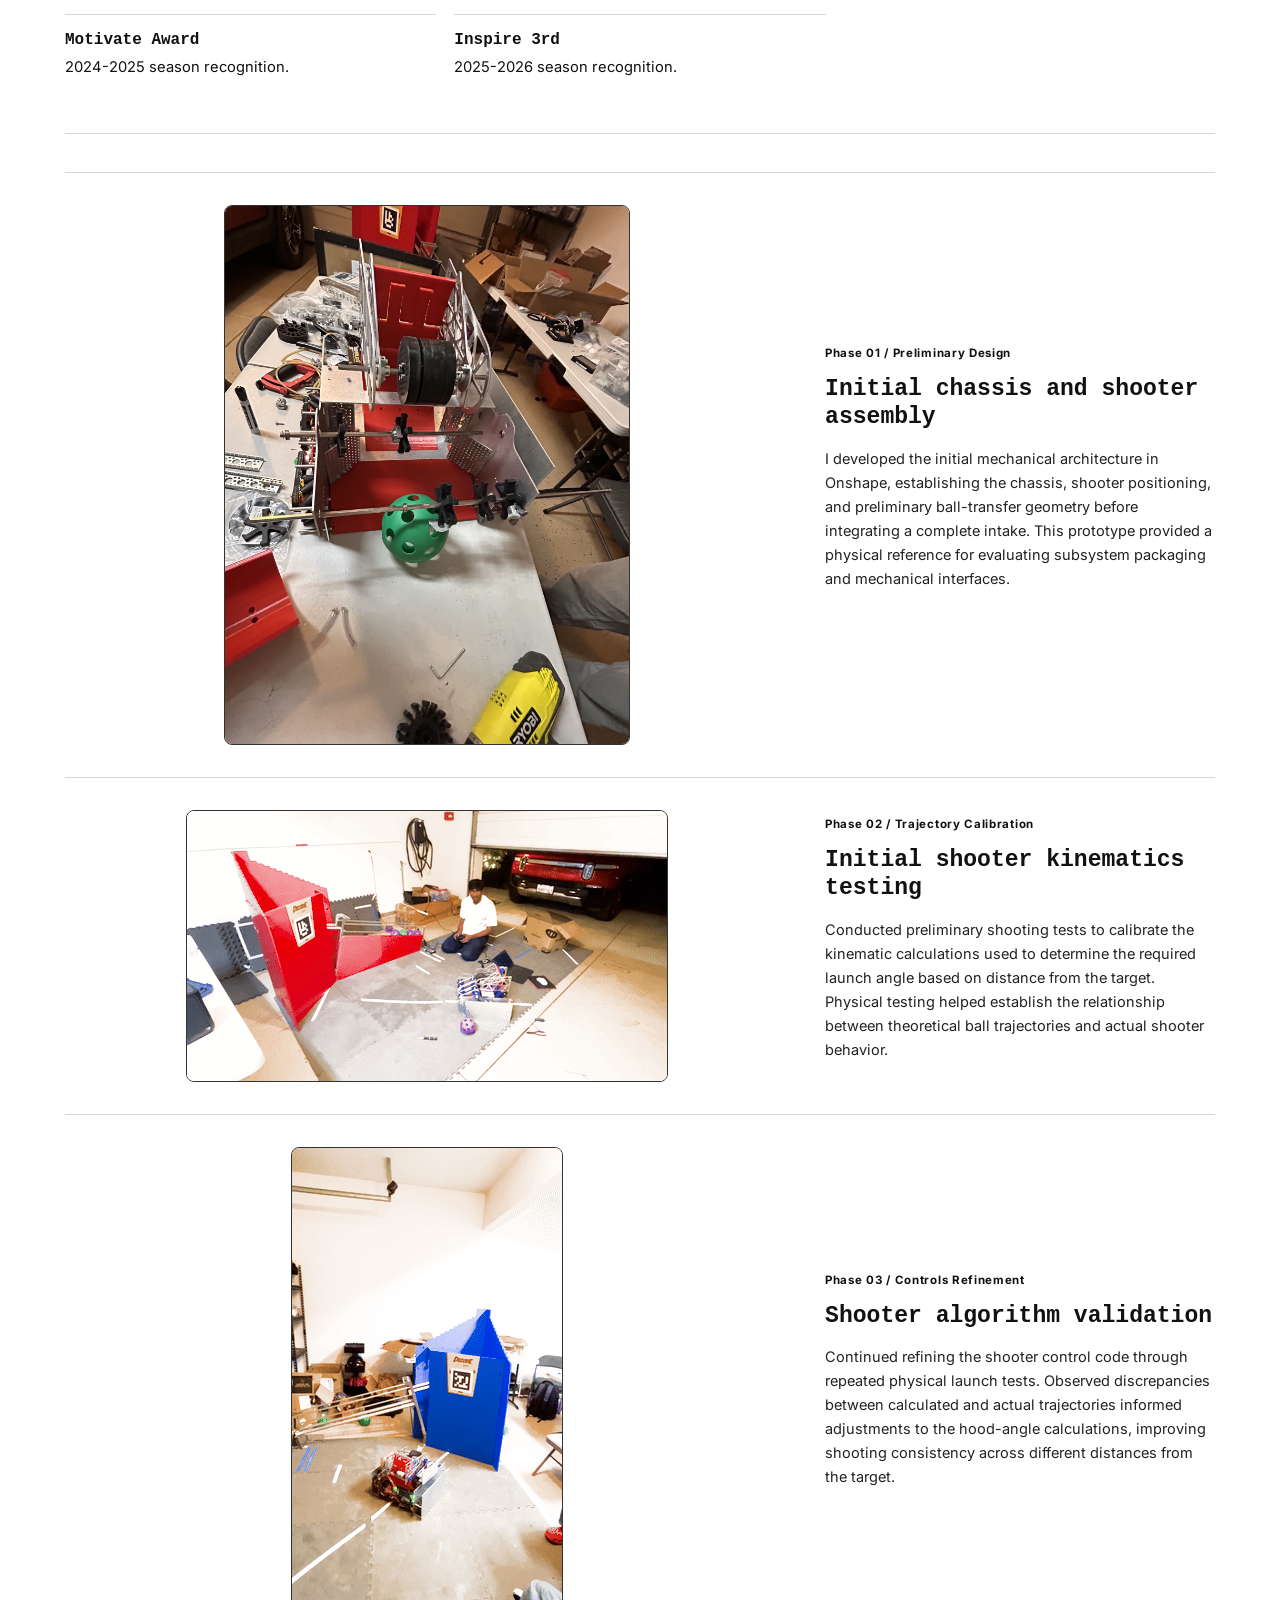
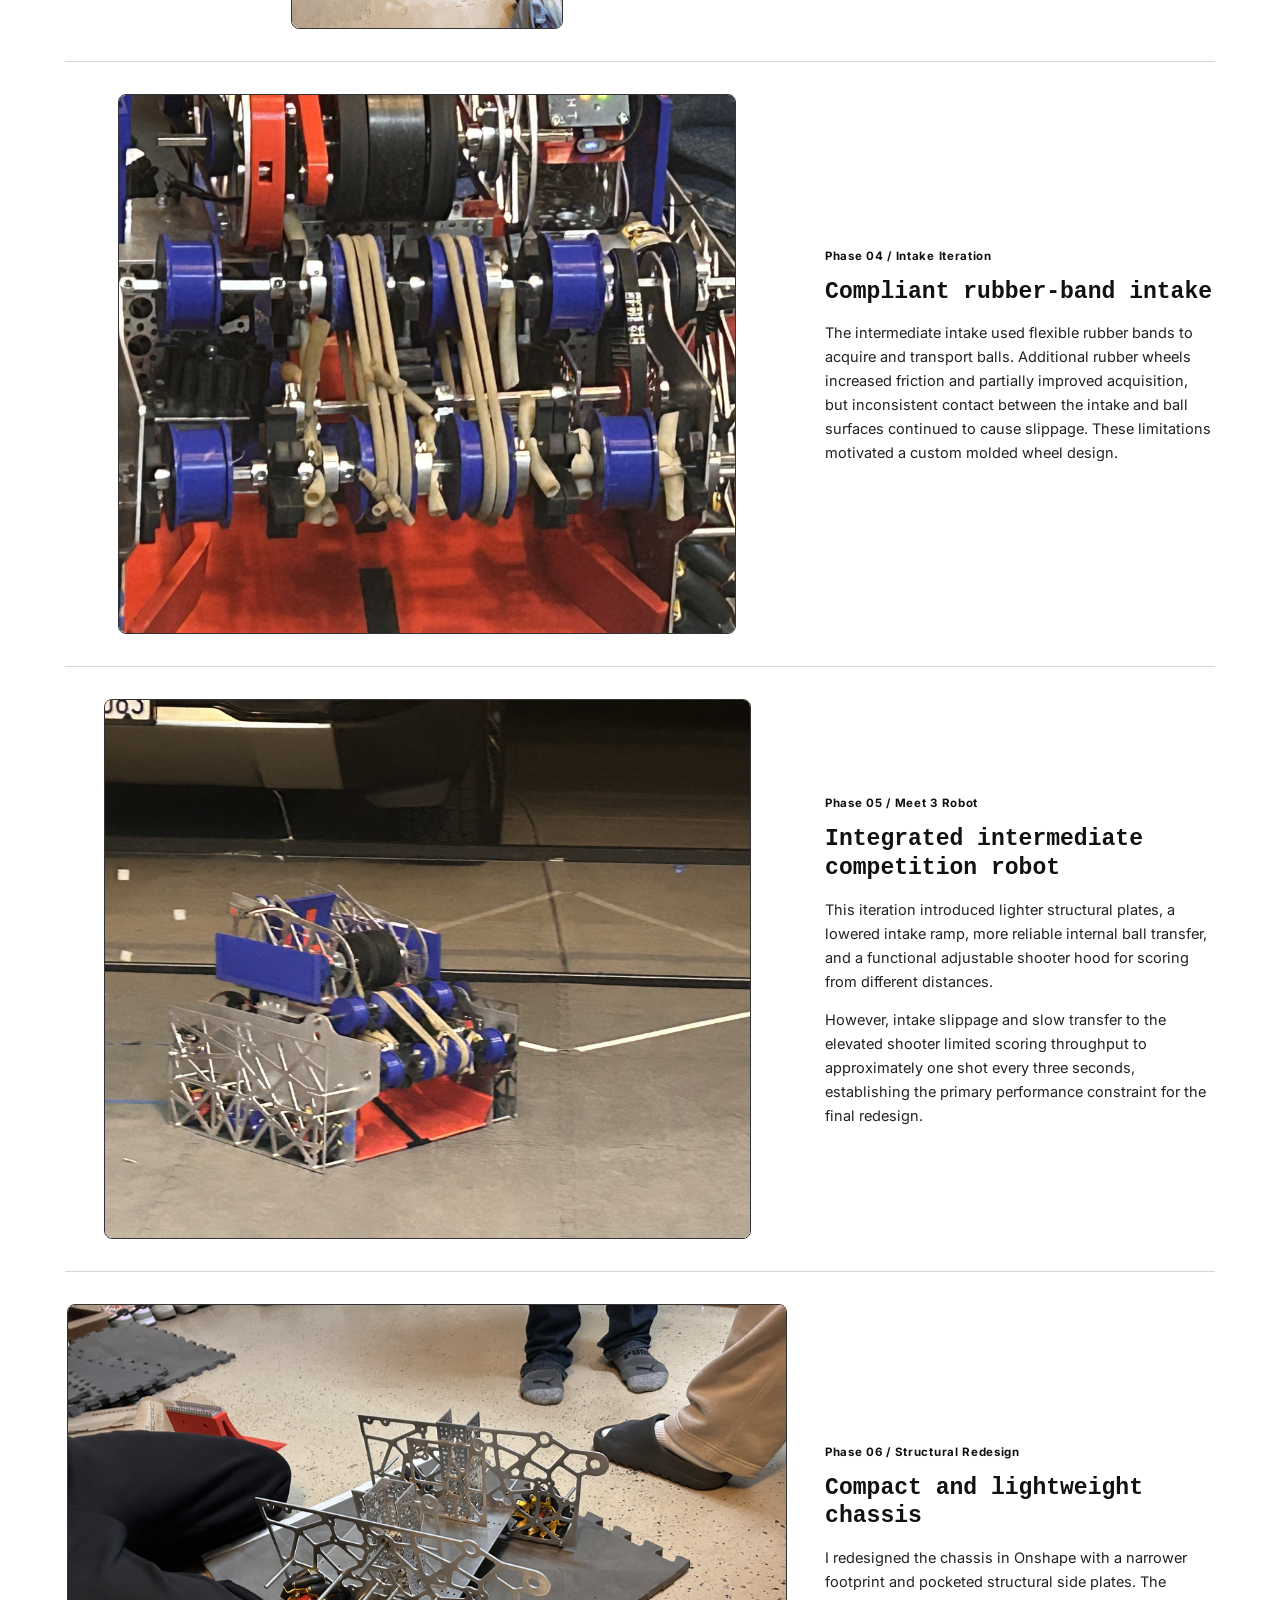
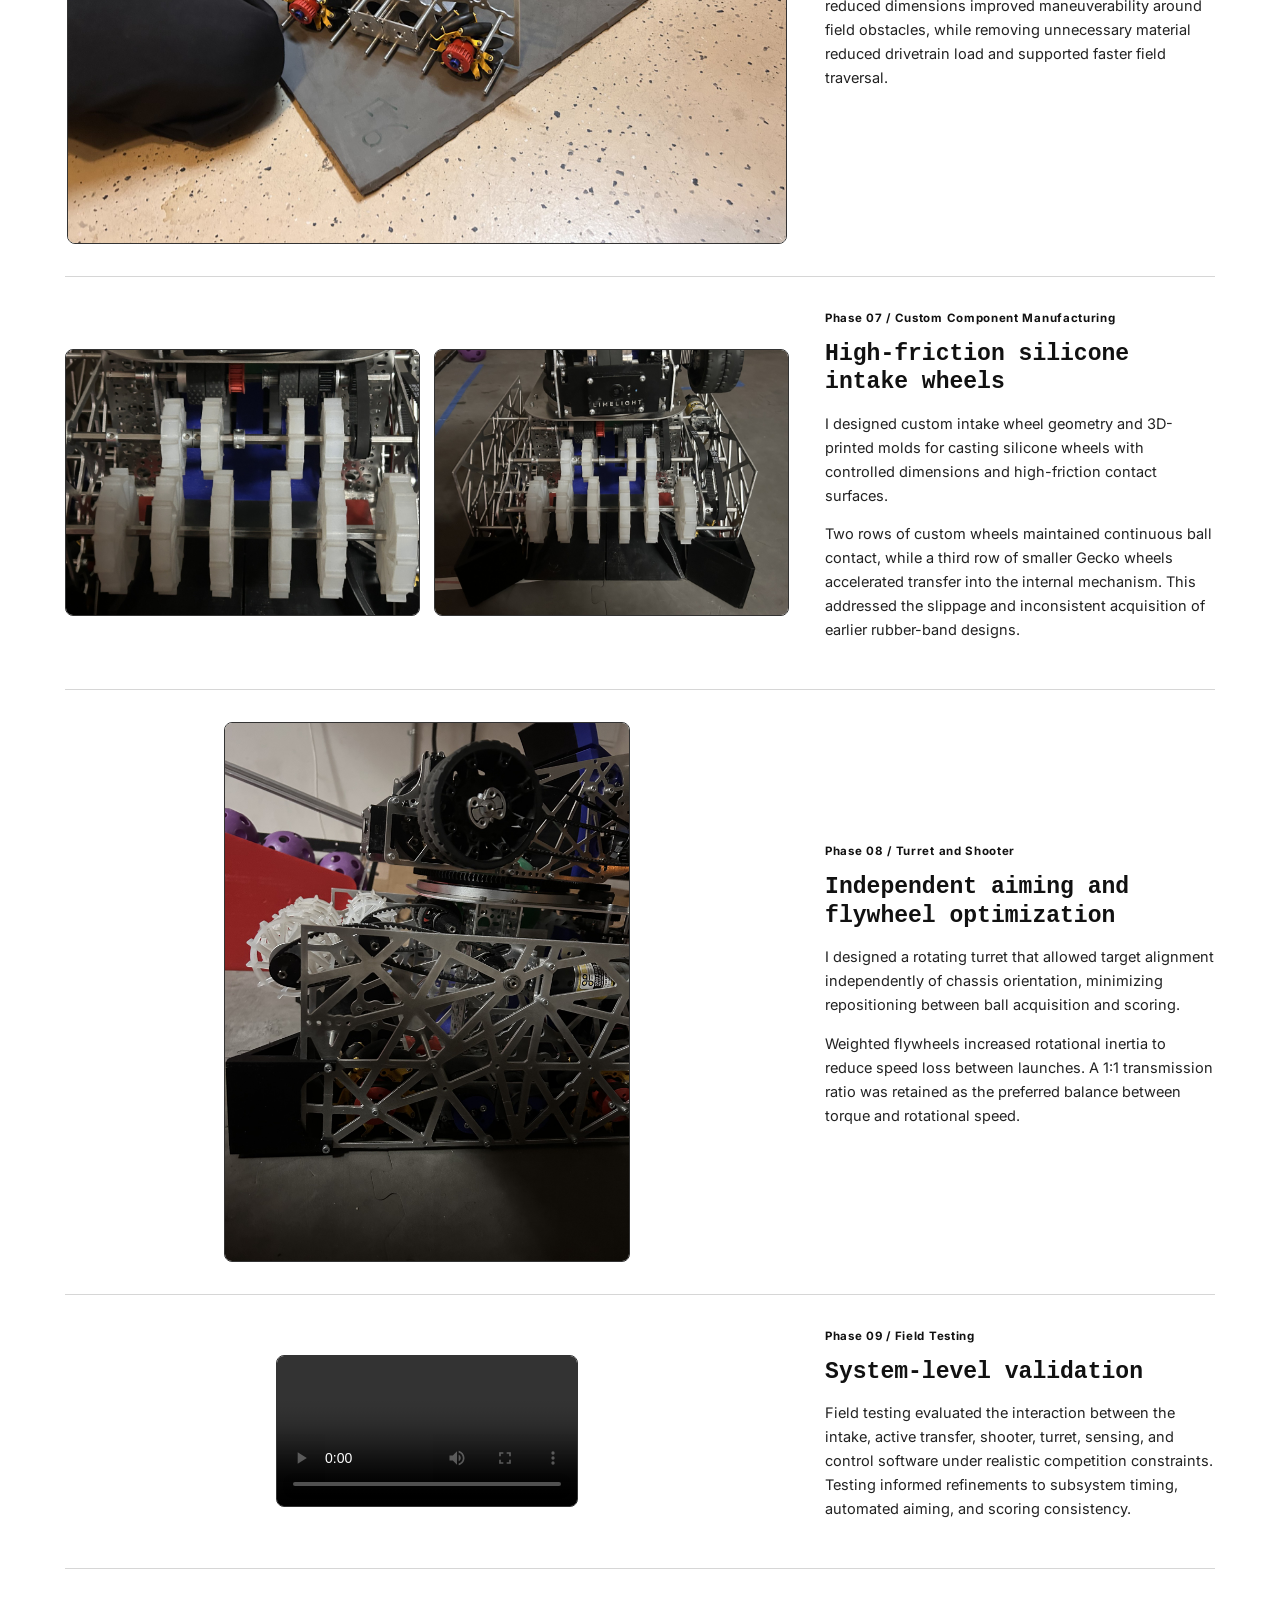
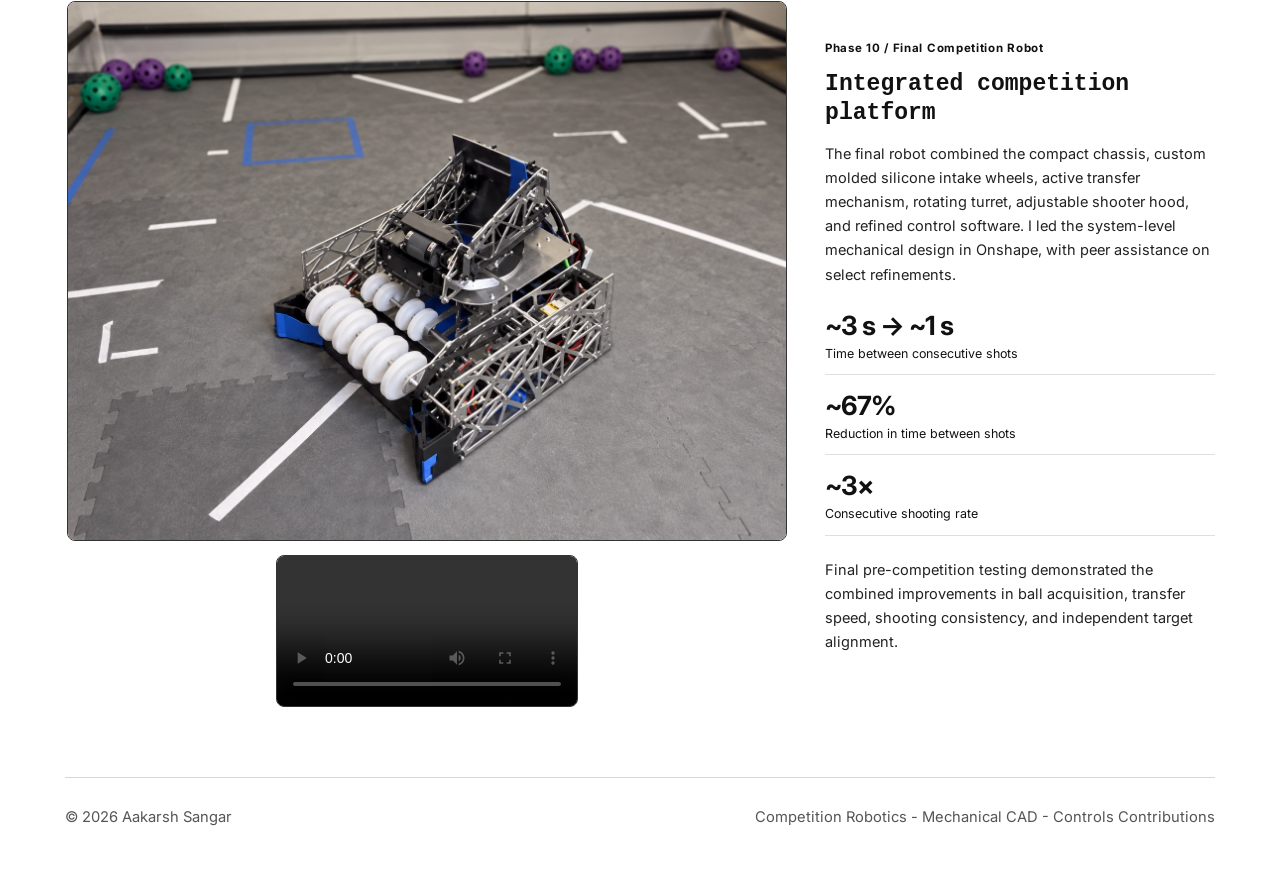
<file: ftc-robotics.html>
<!doctype html>
<html lang="en">
  <head>
    <meta charset="utf-8" />
    <meta name="viewport" content="width=device-width, initial-scale=1" />
    <meta
      name="description"
      content="FTC robotics design and build log by Aakarsh Sangar."
    />
    <title>FTC Robotics | Aakarsh Sangar</title>
    <link rel="preconnect" href="https://fonts.googleapis.com" />
    <link rel="preconnect" href="https://fonts.gstatic.com" crossorigin />
    <link
      href="https://fonts.googleapis.com/css2?family=Inter:wght@400;500;600;700;800&display=swap"
      rel="stylesheet"
    />
    <link rel="stylesheet" href="./styles.css?v=20261126-3" />
  </head>

  <body class="detail-page ftc-detail">
    <header class="site-header" aria-label="Primary">
      <a class="brand" href="./index.html" aria-label="Aakarsh Sangar home">
        <span class="brand-mark" aria-hidden="true">AS</span>
        <span>Aakarsh Sangar</span>
      </a>
      <nav class="nav-links" aria-label="Page sections">
        <a href="./index.html">Home</a>
        <a href="./projects.html">Projects</a>
      </nav>
    </header>

    <main>
      <section class="detail-hero" aria-labelledby="ftc-title">
        <p class="detail-kicker">FIRST / FTC Robotics</p>
        <h1 id="ftc-title">FTC Robotics</h1>
        <p class="detail-copy">
          Competition robot design, build, and testing with Team #18263 High
          Voltage. This section focuses on my engineering contributions:
          modeling most of the custom robot architecture in CAD, making packaging and
          mechanism decisions during the build, and contributing to the control
          code that connected sensing, shooter behavior, and field operation.
        </p>
      </section>

      <section class="section" aria-labelledby="ftc-overview-title">
        <div class="section-heading">
          <div>
            <p class="eyebrow">At a Glance</p>
            <h2 id="ftc-overview-title">My work within a team-built competition robot</h2>
          </div>
          <p>
            I used system-level CAD to connect mechanism choices to the physical
            robot, then contributed during fabrication, testing, and selected
            controls work. Awards listed below are team results.
          </p>
        </div>

        <div class="case-study-grid">
          <div class="case-study-stat">
            <strong>My contribution</strong>
            <span>Subsystem CAD, intake and transfer geometry, turret and shooter packaging, custom plates, build decisions, and selected sensor and control logic.</span>
          </div>
          <div class="case-study-stat">
            <strong>Constraint</strong>
            <span>The intake, transfer path, turret, shooter, sensors, and drivetrain had to share a compact competition envelope while remaining serviceable.</span>
          </div>
          <div class="case-study-stat">
            <strong>Decision</strong>
            <span>I used the full CAD assembly to resolve ball-path alignment, mechanism interference, mounting access, and subsystem integration before and during fabrication.</span>
          </div>
          <div class="case-study-stat">
            <strong>Team result</strong>
            <span>The integrated robot combined automated aiming, sensor-triggered behavior, autonomous scoring work, and a field-tested mechanical system.</span>
          </div>
          <div class="case-study-stat">
            <strong>Next step</strong>
            <span>Continue field validation of subsystem timing, scoring consistency, and driver-facing behavior under match conditions.</span>
          </div>
        </div>
      </section>

      <section class="section ftc-contributions" aria-label="My FTC contributions">
        <div class="section-heading">
          <div>
            <p class="eyebrow">My Contributions</p>
          </div>
          <p>
            My work centered on subsystem CAD, mechanical packaging, build
            decisions, and selected software/control logic across the robot's
            intake, transfer, turret, shooter, sensing, and field behavior.
          </p>
        </div>

        <div class="contribution-grid">
          <article class="contribution-card">
            <strong>Mechanical CAD</strong>
            <span>
              I modeled most of the robot's custom mechanical architecture in CAD,
              including intake geometry, transfer routing, turret packaging,
              shooter placement, side plates, and subsystem integration.
            </span>
          </article>
          <article class="contribution-card">
            <strong>Build Decisions</strong>
            <span>
              I used the CAD model to resolve packaging constraints, ball-path
              alignment, serviceability, and mechanism iteration before and
              during fabrication.
            </span>
          </article>
          <article class="contribution-card">
            <strong>Controls Work</strong>
            <span>
              I contributed to coding and tuning work around sensor-triggered
              behavior, shooter control, autonomous pathing decisions, and
              robot-state logic used during testing.
            </span>
          </article>
        </div>

        <div class="cad-gallery" aria-label="Final FTC CAD views">
          <figure>
            <img
              src="./assets/ftc/final-cad-full-assembly.jpg"
              alt="Final FTC robot CAD assembly showing intake, transfer, turret, shooter, and drivetrain packaging"
            />
            <figcaption>Final assembly CAD with intake, transfer, turret, and shooter packaged together.</figcaption>
          </figure>
          <figure>
            <img
              src="./assets/ftc/final-cad-turret-packaging.jpg"
              alt="Close-up CAD view of turret, shooter, Limelight, gears, and packaging"
            />
            <figcaption>Turret and shooter packaging, including Limelight placement and gear-driven rotation.</figcaption>
          </figure>
          <figure>
            <img
              src="./assets/ftc/final-cad-roller-transfer-top.jpg"
              alt="Top-down CAD view of roller transfer and ball path"
            />
            <figcaption>Roller transfer path used to move game pieces from intake toward shooter.</figcaption>
          </figure>
          <figure>
            <img
              src="./assets/ftc/final-cad-intake-transfer-front.jpg"
              alt="Front CAD view of intake wedges, roller path, and transfer mechanism"
            />
            <figcaption>Front intake and transfer packaging showing guide geometry and roller spacing.</figcaption>
          </figure>
          <figure>
            <img
              src="./assets/ftc/final-cad-side-plate.jpg"
              alt="Side CAD view of custom lightened robot plate and turret base"
            />
            <figcaption>Custom side plate geometry used to balance stiffness, mounting access, and weight.</figcaption>
          </figure>
        </div>
      </section>

      <section class="section ftc-awards" aria-labelledby="awards-title">
        <div class="section-heading">
          <div>
            <p class="eyebrow">Awards &amp; Recognition</p>
            <h2 id="awards-title">Team awards</h2>
          </div>
          <p>
            High Voltage has built on several seasons of competition
            experience, carrying forward engineering documentation, outreach,
            robot design, and mentorship across the team.
          </p>
        </div>
        <div class="award-grid">
          <article class="award-card">
            <strong>Judges Award</strong>
            <span>2020-2021 season recognition.</span>
          </article>
          <article class="award-card">
            <strong>Innovate Award</strong>
            <span>2021-2022 season recognition.</span>
          </article>
          <article class="award-card">
            <strong>Design Award</strong>
            <span>2022-2023 season recognition.</span>
          </article>
          <article class="award-card">
            <strong>Motivate Award</strong>
            <span>2024-2025 season recognition.</span>
          </article>
          <article class="award-card">
            <strong>Inspire 3rd</strong>
            <span>2025-2026 season recognition.</span>
          </article>
        </div>
      </section>

      <!-- FTC ROBOT BUILD LOG -->

      <section
        class="section iteration-grid ftc-build-gallery"
        id="ftc-build-log"
        aria-label="FTC robot iteration gallery"
      >

        <!-- PHASE 01 -->

        <article class="iteration-card">
          <div class="ftc-build-media">
            <img
              src="./assets/ftc/IMG_7532.jpg"
              alt="Preliminary FTC chassis and shooter assembly"
              loading="lazy"
            />
          </div>
          <div class="iteration-body">
            <p class="eyebrow">Phase 01 / Preliminary Design</p>
            <h2>Initial chassis and shooter assembly</h2>
            <p>
              I developed the initial mechanical architecture in Onshape,
              establishing the chassis, shooter positioning, and preliminary
              ball-transfer geometry before integrating a complete intake.
              This prototype provided a physical reference for evaluating
              subsystem packaging and mechanical interfaces.
            </p>
          </div>
        </article>

        <!-- PHASE 02 -->

        <article class="iteration-card">
          <div class="ftc-build-media">
            <img
              src="./assets/ftc/ftc-shooter-calibration.gif"
              alt="Initial shooter trajectory calibration testing"
              loading="lazy"
            />
          </div>
          <div class="iteration-body">
            <p class="eyebrow">Phase 02 / Trajectory Calibration</p>
            <h2>Initial shooter kinematics testing</h2>
            <p>
              Conducted preliminary shooting tests to calibrate the kinematic
              calculations used to determine the required launch angle based
              on distance from the target. Physical testing helped establish
              the relationship between theoretical ball trajectories and
              actual shooter behavior.
            </p>
          </div>
        </article>

        <!-- PHASE 03 -->

        <article class="iteration-card">
          <div class="ftc-build-media">
            <img
              src="./assets/ftc/ftc-shooter-refinement.gif"
              alt="Shooter algorithm refinement and physical testing"
              loading="lazy"
            />
          </div>
          <div class="iteration-body">
            <p class="eyebrow">Phase 03 / Controls Refinement</p>
            <h2>Shooter algorithm validation</h2>
            <p>
              Continued refining the shooter control code through repeated
              physical launch tests. Observed discrepancies between calculated
              and actual trajectories informed adjustments to the hood-angle
              calculations, improving shooting consistency across different
              distances from the target.
            </p>
          </div>
        </article>

        <!-- PHASE 04 -->

        <article class="iteration-card">
          <div class="ftc-build-media">
            <img
              src="./assets/ftc/IMG_7971.jpg"
              alt="Intermediate rubber-band intake with additional rubber wheels"
              loading="lazy"
            />
          </div>
          <div class="iteration-body">
            <p class="eyebrow">Phase 04 / Intake Iteration</p>
            <h2>Compliant rubber-band intake</h2>
            <p>
              The intermediate intake used flexible rubber bands to acquire
              and transport balls. Additional rubber wheels increased friction
              and partially improved acquisition, but inconsistent contact
              between the intake and ball surfaces continued to cause slippage.
              These limitations motivated a custom molded wheel design.
            </p>
          </div>
        </article>

        <!-- PHASE 05 -->

        <article class="iteration-card">
          <div class="ftc-build-media">
            <img
              src="./assets/ftc/IMG_7954.jpg"
              alt="Meet 3 competition robot with intermediate intake and shooter assembly"
              loading="lazy"
            />
          </div>
          <div class="iteration-body">
            <p class="eyebrow">Phase 05 / Meet 3 Robot</p>
            <h2>Integrated intermediate competition robot</h2>
            <p>
              This iteration introduced lighter structural plates, a lowered
              intake ramp, more reliable internal ball transfer, and a
              functional adjustable shooter hood for scoring from different
              distances.
            </p>
            <p>
              However, intake slippage and slow transfer to the elevated
              shooter limited scoring throughput to approximately one shot
              every three seconds, establishing the primary performance
              constraint for the final redesign.
            </p>
          </div>
        </article>

        <!-- PHASE 06 -->

        <article class="iteration-card">
          <div class="ftc-build-media">
            <img
              src="./assets/ftc/IMG_7992.jpg"
              alt="Redesigned compact drivetrain with pocketed structural side plates"
              loading="lazy"
            />
          </div>
          <div class="iteration-body">
            <p class="eyebrow">Phase 06 / Structural Redesign</p>
            <h2>Compact and lightweight chassis</h2>
            <p>
              I redesigned the chassis in Onshape with a narrower footprint
              and pocketed structural side plates. The reduced dimensions
              improved maneuverability around field obstacles, while removing
              unnecessary material reduced drivetrain load and supported
              faster field traversal.
            </p>
          </div>
        </article>

        <!-- PHASE 07 -->

        <article class="iteration-card">
          <div class="ftc-build-media ftc-media-pair">
            <img
              src="./assets/ftc/IMG_8092.jpg"
              alt="Custom molded silicone intake wheels and shaft assembly"
              loading="lazy"
            />
            <img
              src="./assets/ftc/IMG_8093.jpg"
              alt="Integrated multi-stage silicone and Gecko wheel intake"
              loading="lazy"
            />
          </div>
          <div class="iteration-body">
            <p class="eyebrow">Phase 07 / Custom Component Manufacturing</p>
            <h2>High-friction silicone intake wheels</h2>
            <p>
              I designed custom intake wheel geometry and 3D-printed molds
              for casting silicone wheels with controlled dimensions and
              high-friction contact surfaces.
            </p>
            <p>
              Two rows of custom wheels maintained continuous ball contact,
              while a third row of smaller Gecko wheels accelerated transfer
              into the internal mechanism. This addressed the slippage and
              inconsistent acquisition of earlier rubber-band designs.
            </p>
          </div>
        </article>

        <!-- PHASE 08 -->

        <article class="iteration-card">
          <div class="ftc-build-media">
            <img
              src="./assets/ftc/IMG_8094.jpg"
              alt="Final rotating turret, weighted flywheel, and shooter packaging"
              loading="lazy"
            />
          </div>
          <div class="iteration-body">
            <p class="eyebrow">Phase 08 / Turret and Shooter</p>
            <h2>Independent aiming and flywheel optimization</h2>
            <p>
              I designed a rotating turret that allowed target alignment
              independently of chassis orientation, minimizing repositioning
              between ball acquisition and scoring.
            </p>
            <p>
              Weighted flywheels increased rotational inertia to reduce
              speed loss between launches. A 1:1 transmission ratio was
              retained as the preferred balance between torque and
              rotational speed.
            </p>
          </div>
        </article>

        <!-- PHASE 09 -->

        <article class="iteration-card">
          <div class="ftc-build-media">
            <video controls playsinline preload="metadata">
              <source
                src="./assets/ftc/13-field-test-15s.mp4"
                type="video/mp4"
              />
              Your browser does not support embedded video.
            </video>
          </div>
          <div class="iteration-body">
            <p class="eyebrow">Phase 09 / Field Testing</p>
            <h2>System-level validation</h2>
            <p>
              Field testing evaluated the interaction between the intake,
              active transfer, shooter, turret, sensing, and control software
              under realistic competition constraints. Testing informed
              refinements to subsystem timing, automated aiming, and
              scoring consistency.
            </p>
          </div>
        </article>

        <!-- PHASE 10 -->

        <article class="iteration-card featured-iteration">
          <div class="ftc-build-media ftc-media-stack">
            <img
              src="./ftc-field-validation.jpg"
              alt="Final integrated FTC competition robot"
              loading="lazy"
            />
            <video controls playsinline preload="metadata">
              <source
                src="./assets/ftc/IMG_8099.mp4"
                type="video/mp4"
              />
              Your browser does not support embedded video.
            </video>
          </div>
          <div class="iteration-body">
            <p class="eyebrow">Phase 10 / Final Competition Robot</p>
            <h2>Integrated competition platform</h2>
            <p>
              The final robot combined the compact chassis, custom molded
              silicone intake wheels, active transfer mechanism, rotating
              turret, adjustable shooter hood, and refined control software.
              I led the system-level mechanical design in Onshape, with
              peer assistance on select refinements.
            </p>

            <div class="ftc-performance">
              <div>
                <strong>~3 s → ~1 s</strong>
                <span>Time between consecutive shots</span>
              </div>
              <div>
                <strong>~67%</strong>
                <span>Reduction in time between shots</span>
              </div>
              <div>
                <strong>~3×</strong>
                <span>Consecutive shooting rate</span>
              </div>
            </div>

            <p>
              Final pre-competition testing demonstrated the combined
              improvements in ball acquisition, transfer speed, shooting
              consistency, and independent target alignment.
            </p>
          </div>
        </article>

      </section>
    </main>

    <footer class="footer">
      <span>© <span id="year"></span> Aakarsh Sangar</span>
      <span>Competition Robotics - Mechanical CAD - Controls Contributions</span>
    </footer>

    <script src="./script.js"></script>
  </body>
</html>
</file>
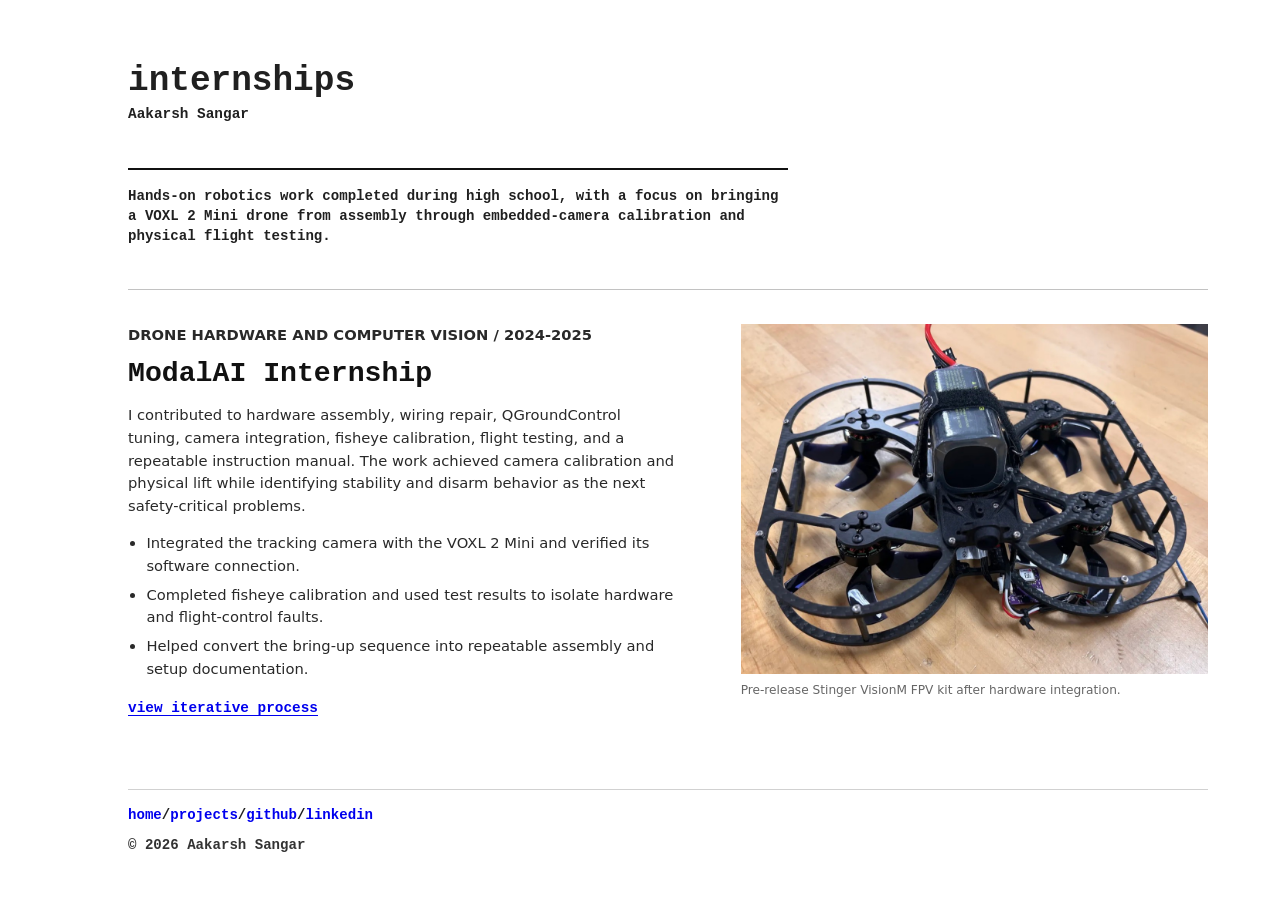
<file: internships.html>
<!doctype html>
<html lang="en">
  <head>
    <meta charset="utf-8" />
    <meta name="viewport" content="width=device-width, initial-scale=1" />
    <meta
      name="description"
      content="Internship experience by Aakarsh Sangar."
    />
    <title>Internships | Aakarsh Sangar</title>
    <link rel="stylesheet" href="./styles.css" />
  </head>
  <body class="reference-home project-links-page">
    <main class="project-links-shell">
      <section class="project-links-panel" aria-labelledby="internships-title">
        <div class="identity-block">
          <h1 id="internships-title">internships</h1>
          <p>Aakarsh Sangar</p>
        </div>

        <p class="reference-bio">
          Hands-on robotics work completed during high school, with a focus on
          bringing a VOXL 2 Mini drone from assembly through embedded-camera
          calibration and physical flight testing.
        </p>

        <article class="hardware-project internship-feature">
          <div class="hardware-project-copy">
            <p class="hardware-project-meta">drone hardware and computer vision / 2024-2025</p>
            <h2>ModalAI Internship</h2>
            <p>
              I contributed to hardware assembly, wiring repair, QGroundControl
              tuning, camera integration, fisheye calibration, flight testing,
              and a repeatable instruction manual. The work achieved camera
              calibration and physical lift while identifying stability and
              disarm behavior as the next safety-critical problems.
            </p>
            <ul>
              <li>Integrated the tracking camera with the VOXL 2 Mini and verified its software connection.</li>
              <li>Completed fisheye calibration and used test results to isolate hardware and flight-control faults.</li>
              <li>Helped convert the bring-up sequence into repeatable assembly and setup documentation.</li>
            </ul>
            <a class="iteration-link" href="./modalai-drone.html">view iterative process</a>
          </div>
          <figure class="hardware-project-media">
            <img
              src="./assets/modalai/modalai-drone-cover.jpg"
              alt="Assembled VOXL 2 Mini-based drone used during the ModalAI internship"
            />
            <figcaption>Pre-release Stinger VisionM FPV kit after hardware integration.</figcaption>
          </figure>
        </article>

        <footer class="reference-footer project-links-footer">
          <div>
            <a href="./index.html">home</a>/<a href="./projects.html">projects</a>/<a href="https://github.com/aakarsh-s" target="_blank" rel="noreferrer">github</a>/<a href="https://www.linkedin.com/in/aakarsh-sangar/" target="_blank" rel="noreferrer">linkedin</a>
          </div>
          <span>© 2026 Aakarsh Sangar</span>
        </footer>
      </section>
    </main>
  </body>
</html>
</file>
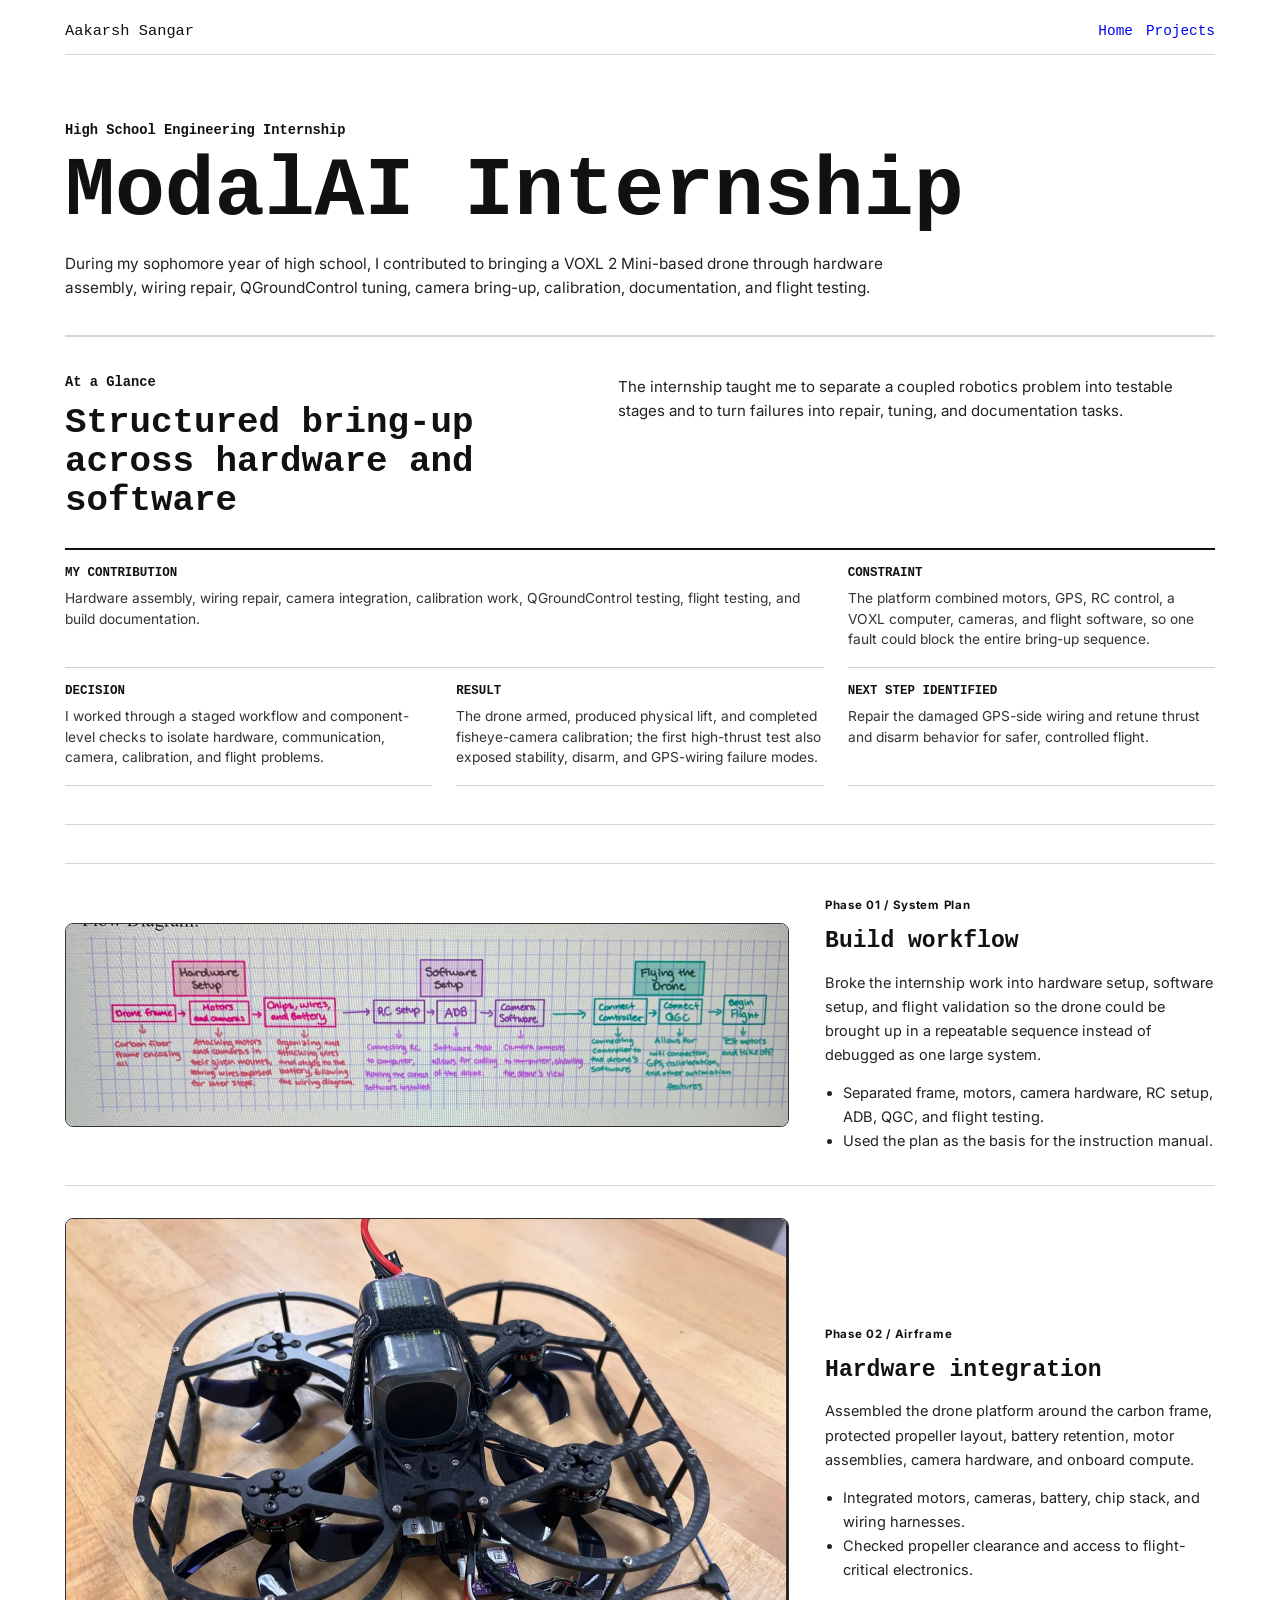
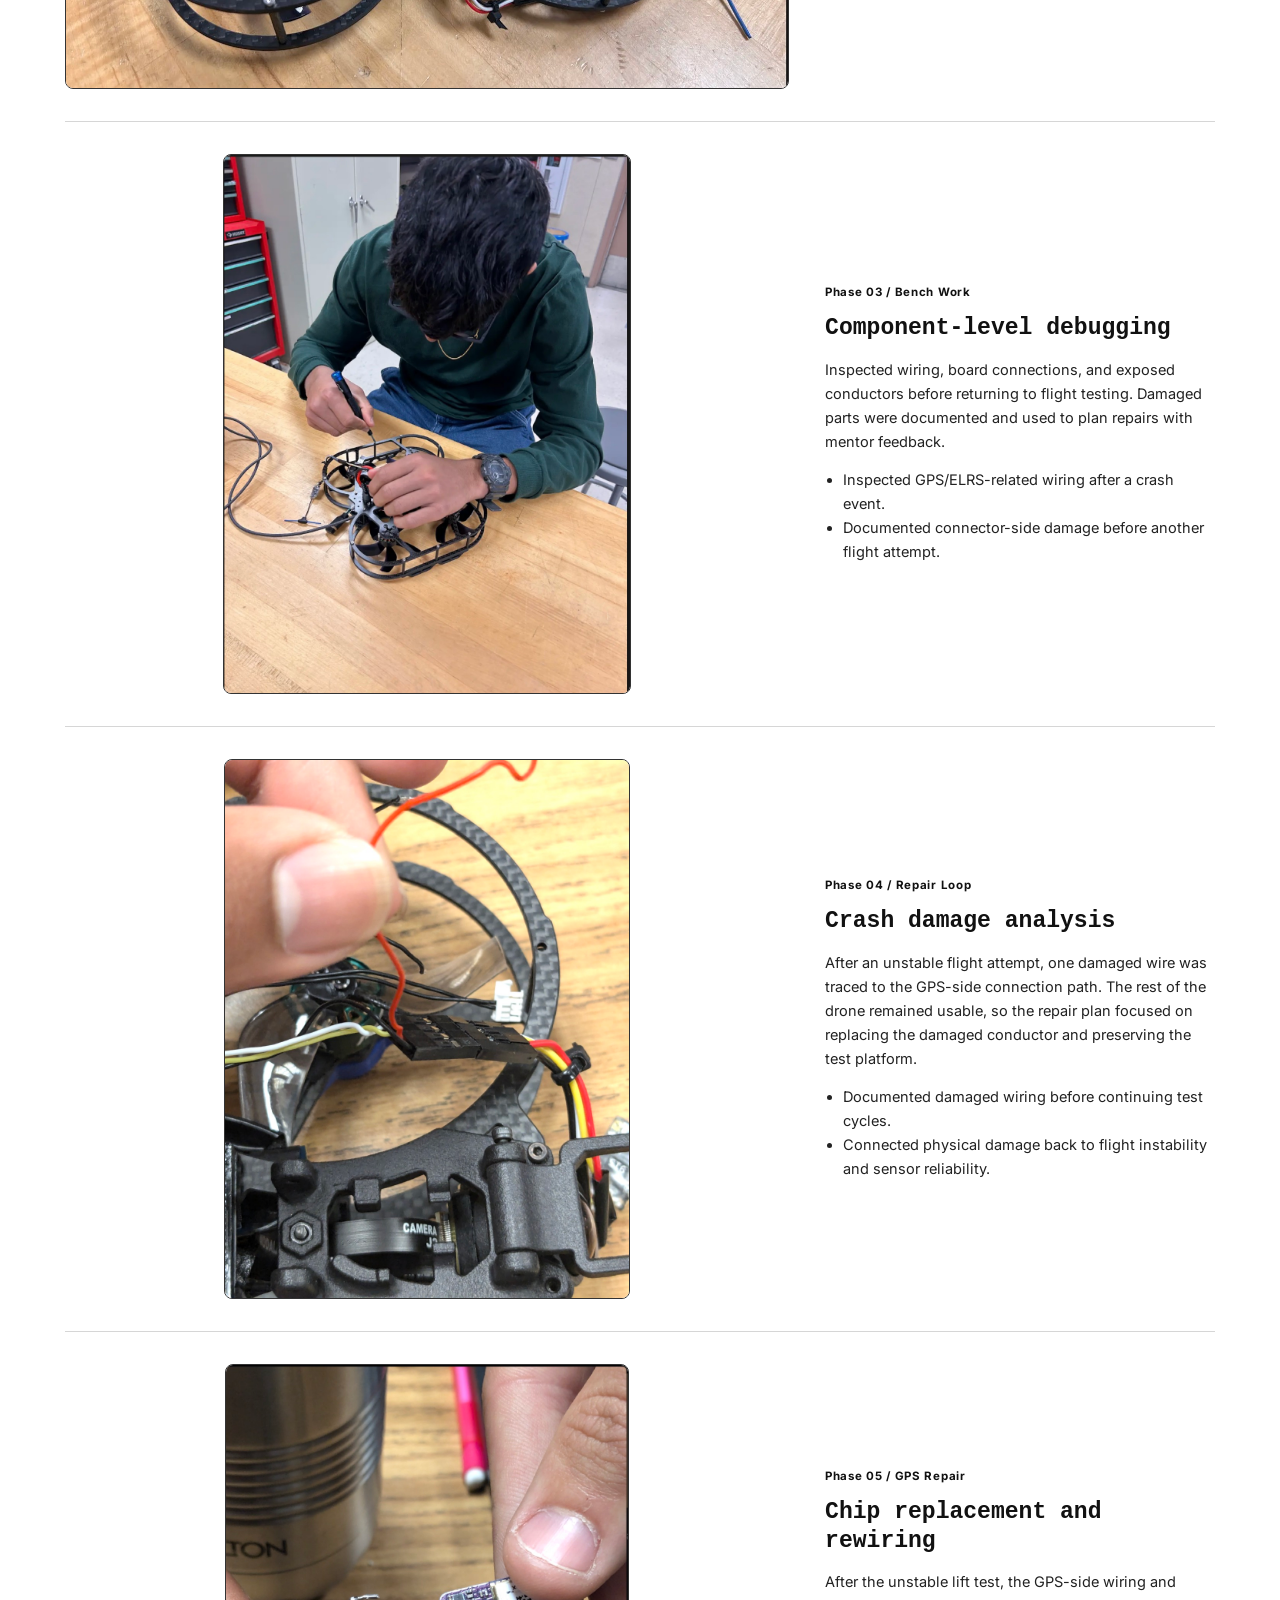
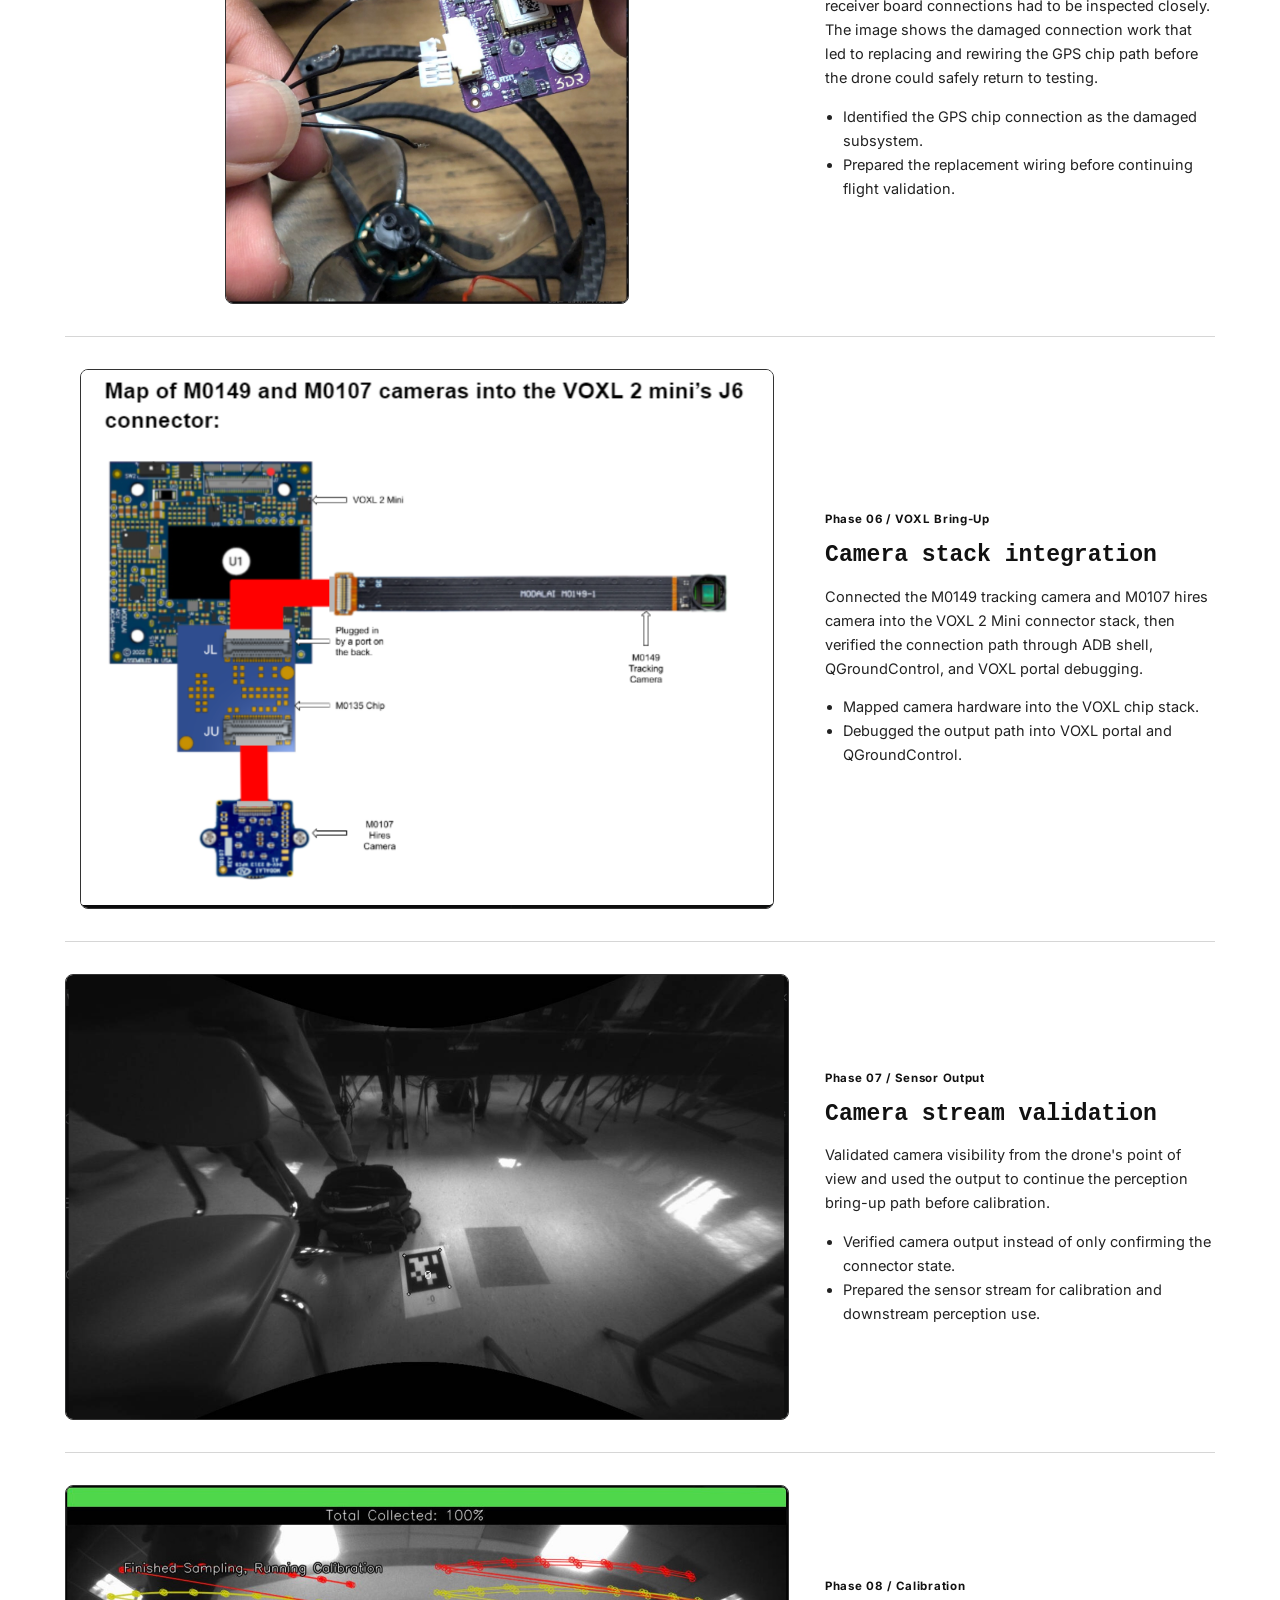
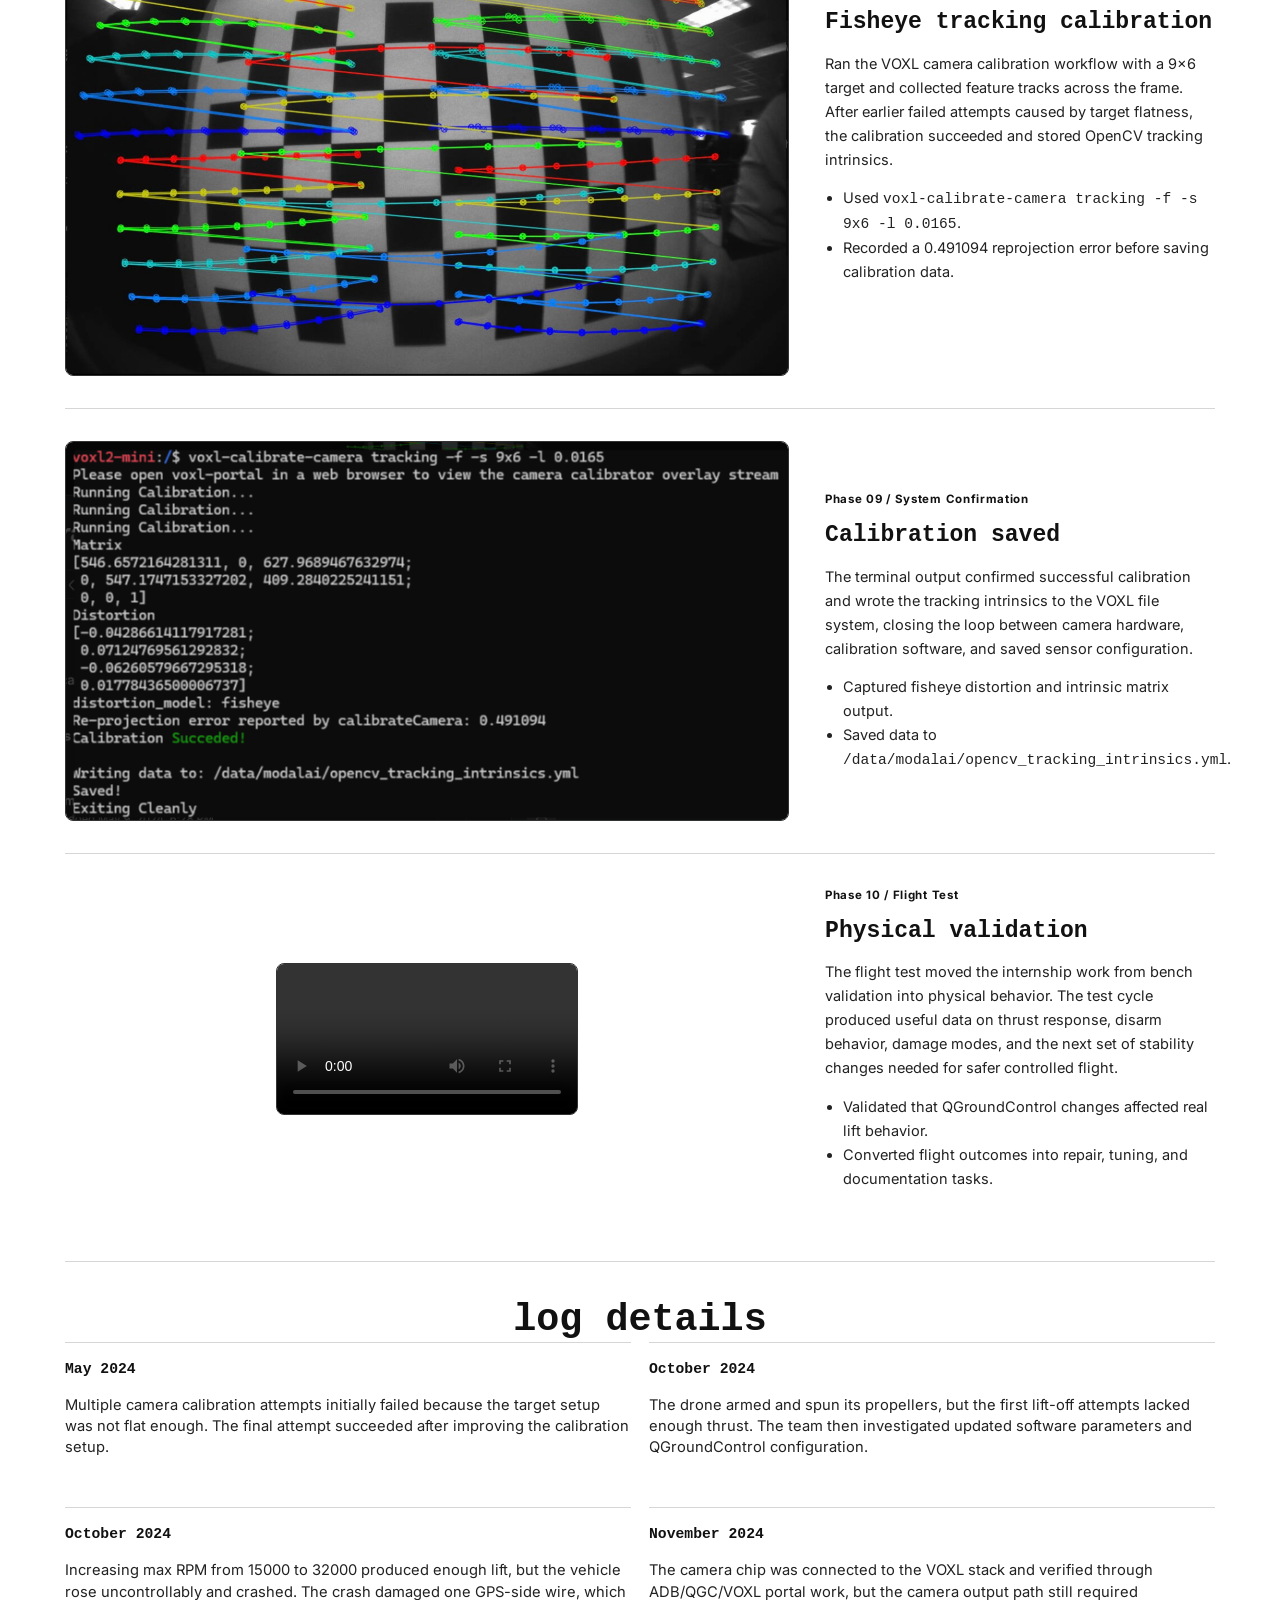
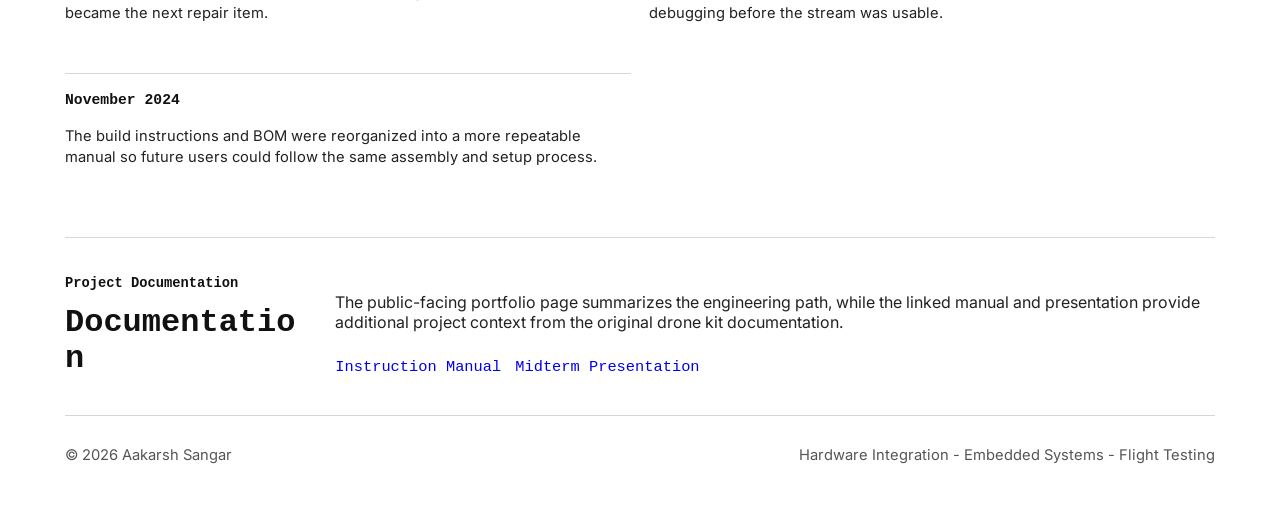
<file: modalai-drone.html>
<!doctype html>
<html lang="en">
  <head>
    <meta charset="utf-8" />
    <meta name="viewport" content="width=device-width, initial-scale=1" />
    <meta
      name="description"
      content="ModalAI internship case study by Aakarsh Sangar."
    />
    <title>ModalAI Internship | Aakarsh Sangar</title>
    <link rel="preconnect" href="https://fonts.googleapis.com" />
    <link rel="preconnect" href="https://fonts.gstatic.com" crossorigin />
    <link
      href="https://fonts.googleapis.com/css2?family=Inter:wght@400;500;600;700;800&display=swap"
      rel="stylesheet"
    />
    <link rel="stylesheet" href="./styles.css" />
  </head>
  <body class="detail-page modalai-detail">
    <header class="site-header" aria-label="Primary">
      <a class="brand" href="./index.html" aria-label="Aakarsh Sangar home">
        <span class="brand-mark" aria-hidden="true">AS</span>
        <span>Aakarsh Sangar</span>
      </a>
      <nav class="nav-links" aria-label="Page sections">
        <a href="./index.html">Home</a>
        <a href="./projects.html">Projects</a>
      </nav>
    </header>

    <main>
      <section class="detail-hero" aria-labelledby="modalai-title">
        <p class="detail-kicker">High School Engineering Internship</p>
        <h1 id="modalai-title">ModalAI Internship</h1>
        <p class="detail-copy">
          During my sophomore year of high school, I contributed to bringing a
          VOXL 2 Mini-based drone through hardware assembly, wiring repair,
          QGroundControl tuning, camera bring-up, calibration, documentation,
          and flight testing.
        </p>
      </section>

      <section class="section" aria-labelledby="modalai-overview-title">
        <div class="section-heading">
          <div>
            <p class="eyebrow">At a Glance</p>
            <h2 id="modalai-overview-title">Structured bring-up across hardware and software</h2>
          </div>
          <p>
            The internship taught me to separate a coupled robotics problem into
            testable stages and to turn failures into repair, tuning, and
            documentation tasks.
          </p>
        </div>
        <div class="case-study-grid">
          <div class="case-study-stat">
            <strong>My contribution</strong>
            <span>Hardware assembly, wiring repair, camera integration, calibration work, QGroundControl testing, flight testing, and build documentation.</span>
          </div>
          <div class="case-study-stat">
            <strong>Constraint</strong>
            <span>The platform combined motors, GPS, RC control, a VOXL computer, cameras, and flight software, so one fault could block the entire bring-up sequence.</span>
          </div>
          <div class="case-study-stat">
            <strong>Decision</strong>
            <span>I worked through a staged workflow and component-level checks to isolate hardware, communication, camera, calibration, and flight problems.</span>
          </div>
          <div class="case-study-stat">
            <strong>Result</strong>
            <span>The drone armed, produced physical lift, and completed fisheye-camera calibration; the first high-thrust test also exposed stability, disarm, and GPS-wiring failure modes.</span>
          </div>
          <div class="case-study-stat">
            <strong>Next step identified</strong>
            <span>Repair the damaged GPS-side wiring and retune thrust and disarm behavior for safer, controlled flight.</span>
          </div>
        </div>
      </section>

      <section class="section process-list" aria-label="ModalAI internship phase log">
        <article class="process-step flight-step">
          <img
            src="./assets/modalai/modalai-process-flow.jpg"
            alt="Handwritten process flow for drone hardware setup, software setup, and flight"
          />
          <div class="process-body">
            <p class="eyebrow">Phase 01 / System Plan</p>
            <h2>Build workflow</h2>
            <p>
              Broke the internship work into hardware setup, software setup,
              and flight validation so the drone could be brought up in a
              repeatable sequence instead of debugged as one large system.
            </p>
            <ul>
              <li>Separated frame, motors, camera hardware, RC setup, ADB, QGC, and flight testing.</li>
              <li>Used the plan as the basis for the instruction manual.</li>
            </ul>
          </div>
        </article>

        <article class="process-step">
          <img
            src="./assets/modalai/modalai-drone-cover.jpg"
            alt="Assembled ModalAI drone on a workbench"
          />
          <div class="process-body">
            <p class="eyebrow">Phase 02 / Airframe</p>
            <h2>Hardware integration</h2>
            <p>
              Assembled the drone platform around the carbon frame, protected
              propeller layout, battery retention, motor assemblies, camera
              hardware, and onboard compute.
            </p>
            <ul>
              <li>Integrated motors, cameras, battery, chip stack, and wiring harnesses.</li>
              <li>Checked propeller clearance and access to flight-critical electronics.</li>
            </ul>
          </div>
        </article>

        <article class="process-step">
          <img
            src="./assets/modalai/modalai-assembly-workbench.jpg"
            alt="Aakarsh working on the drone assembly at a workbench"
          />
          <div class="process-body">
            <p class="eyebrow">Phase 03 / Bench Work</p>
            <h2>Component-level debugging</h2>
            <p>
              Inspected wiring, board connections, and exposed conductors before
              returning to flight testing. Damaged parts were documented and
              used to plan repairs with mentor feedback.
            </p>
            <ul>
              <li>Inspected GPS/ELRS-related wiring after a crash event.</li>
              <li>Documented connector-side damage before another flight attempt.</li>
            </ul>
          </div>
        </article>

        <article class="process-step">
          <img
            src="./assets/modalai/modalai-wire-damage.jpg"
            alt="Damaged drone wiring close-up"
          />
          <div class="process-body">
            <p class="eyebrow">Phase 04 / Repair Loop</p>
            <h2>Crash damage analysis</h2>
            <p>
              After an unstable flight attempt, one damaged wire was traced to
              the GPS-side connection path. The rest of the drone remained
              usable, so the repair plan focused on replacing the damaged
              conductor and preserving the test platform.
            </p>
            <ul>
              <li>Documented damaged wiring before continuing test cycles.</li>
              <li>Connected physical damage back to flight instability and sensor reliability.</li>
            </ul>
          </div>
        </article>

        <article class="process-step">
          <img
            src="./assets/modalai/modalai-elrs-board.jpg"
            alt="ELRS board and stripped wires close-up"
          />
          <div class="process-body">
            <p class="eyebrow">Phase 05 / GPS Repair</p>
            <h2>Chip replacement and rewiring</h2>
            <p>
              After the unstable lift test, the GPS-side wiring and receiver
              board connections had to be inspected closely. The image shows
              the damaged connection work that led to replacing and rewiring
              the GPS chip path before the drone could safely return to testing.
            </p>
            <ul>
              <li>Identified the GPS chip connection as the damaged subsystem.</li>
              <li>Prepared the replacement wiring before continuing flight validation.</li>
            </ul>
          </div>
        </article>

        <article class="process-step">
          <img
            src="./assets/modalai/modalai-camera-map.png"
            alt="Diagram mapping M0149 and M0107 cameras into the VOXL 2 Mini J6 connector"
          />
          <div class="process-body">
            <p class="eyebrow">Phase 06 / VOXL Bring-Up</p>
            <h2>Camera stack integration</h2>
            <p>
              Connected the M0149 tracking camera and M0107 hires camera into
              the VOXL 2 Mini connector stack, then verified the connection path
              through ADB shell, QGroundControl, and VOXL portal debugging.
            </p>
            <ul>
              <li>Mapped camera hardware into the VOXL chip stack.</li>
              <li>Debugged the output path into VOXL portal and QGroundControl.</li>
            </ul>
          </div>
        </article>

        <article class="process-step">
          <img
            src="./assets/modalai/modalai-camera-view.png"
            alt="VOXL camera view in grayscale"
          />
          <div class="process-body">
            <p class="eyebrow">Phase 07 / Sensor Output</p>
            <h2>Camera stream validation</h2>
            <p>
              Validated camera visibility from the drone's point of view and
              used the output to continue the perception bring-up path before
              calibration.
            </p>
            <ul>
              <li>Verified camera output instead of only confirming the connector state.</li>
              <li>Prepared the sensor stream for calibration and downstream perception use.</li>
            </ul>
          </div>
        </article>

        <article class="process-step">
          <img
            src="./assets/modalai/modalai-calibration-overlay.jpg"
            alt="Camera calibration overlay on checkerboard"
          />
          <div class="process-body">
            <p class="eyebrow">Phase 08 / Calibration</p>
            <h2>Fisheye tracking calibration</h2>
            <p>
              Ran the VOXL camera calibration workflow with a 9x6 target and
              collected feature tracks across the frame. After earlier failed
              attempts caused by target flatness, the calibration succeeded and
              stored OpenCV tracking intrinsics.
            </p>
            <ul>
              <li>Used <code>voxl-calibrate-camera tracking -f -s 9x6 -l 0.0165</code>.</li>
              <li>Recorded a 0.491094 reprojection error before saving calibration data.</li>
            </ul>
          </div>
        </article>

        <article class="process-step">
          <img
            src="./assets/modalai/modalai-calibration-terminal.png"
            alt="Terminal output showing successful VOXL camera calibration"
          />
          <div class="process-body">
            <p class="eyebrow">Phase 09 / System Confirmation</p>
            <h2>Calibration saved</h2>
            <p>
              The terminal output confirmed successful calibration and wrote
              the tracking intrinsics to the VOXL file system, closing the loop
              between camera hardware, calibration software, and saved sensor
              configuration.
            </p>
            <ul>
              <li>Captured fisheye distortion and intrinsic matrix output.</li>
              <li>Saved data to <code>/data/modalai/opencv_tracking_intrinsics.yml</code>.</li>
            </ul>
          </div>
        </article>

        <article class="process-step">
          <video controls preload="metadata">
            <source src="./assets/modalai/modalai-flight-test.mp4" type="video/mp4" />
            Your browser does not support embedded video.
          </video>
          <div class="process-body">
            <p class="eyebrow">Phase 10 / Flight Test</p>
            <h2>Physical validation</h2>
            <p>
              The flight test moved the internship work from bench validation
              into physical behavior. The test cycle produced useful data on
              thrust response, disarm behavior, damage modes, and the next set
              of stability changes needed for safer controlled flight.
            </p>
            <ul>
              <li>Validated that QGroundControl changes affected real lift behavior.</li>
              <li>Converted flight outcomes into repair, tuning, and documentation tasks.</li>
            </ul>
          </div>
        </article>
      </section>
      
      <section class="section modalai-notes" aria-labelledby="notes-title">
        <div class="section-heading">
          <div>
            <h2 id="notes-title">log details</h2>
          </div>
        </div>
        <div class="notes-grid">
          <article class="note-card">
            <p class="eyebrow">May 2024</p>
            <p>
              Multiple camera calibration attempts initially failed because the
              target setup was not flat enough. The final attempt succeeded
              after improving the calibration setup.
            </p>
          </article>
          <article class="note-card">
            <p class="eyebrow">October 2024</p>
            <p>
              The drone armed and spun its propellers, but the first lift-off
              attempts lacked enough thrust. The team then investigated updated
              software parameters and QGroundControl configuration.
            </p>
          </article>
          <article class="note-card">
            <p class="eyebrow">October 2024</p>
            <p>
              Increasing max RPM from 15000 to 32000 produced enough lift, but
              the vehicle rose uncontrollably and crashed. The crash damaged
              one GPS-side wire, which became the next repair item.
            </p>
          </article>
          <article class="note-card">
            <p class="eyebrow">November 2024</p>
            <p>
              The camera chip was connected to the VOXL stack and verified
              through ADB/QGC/VOXL portal work, but the camera output path still
              required debugging before the stream was usable.
            </p>
          </article>
          <article class="note-card">
            <p class="eyebrow">November 2024</p>
            <p>
              The build instructions and BOM were reorganized into a more
              repeatable manual so future users could follow the same assembly
              and setup process.
            </p>
          </article>
        </div>
      </section>

      <section class="section contact" aria-labelledby="resources-title">
        <div>
          <p class="eyebrow">Project Documentation</p>
          <h2 id="resources-title">Documentation</h2>
        </div>
        <div>
          <p>
            The public-facing portfolio page summarizes the engineering path,
            while the linked manual and presentation provide additional project
            context from the original drone kit documentation.
          </p>
          <div class="resource-list">
            <a
              class="button primary"
              href="https://docs.google.com/document/d/1jXpl68VdDacz4fzWfVw95CBzFwMSQRxttg9Vym3qkEU/edit?tab=t.0"
              target="_blank"
              rel="noreferrer"
            >
              Instruction Manual
            </a>
            <a
              class="button secondary"
              href="https://docs.google.com/presentation/d/1fa9O4C0UInmQUWqkv5dZIUThRk-j5OgFhUccKu1F7no/edit?slide=id.g2078c75ea9d_0_0#slide=id.g2078c75ea9d_0_0"
              target="_blank"
              rel="noreferrer"
            >
              Midterm Presentation
            </a>
          </div>
        </div>
      </section>
    </main>

    <footer class="footer">
      <span>© <span id="year"></span> Aakarsh Sangar</span>
      <span>Hardware Integration - Embedded Systems - Flight Testing</span>
    </footer>

    <script src="./script.js"></script>
  </body>
</html>
</file>
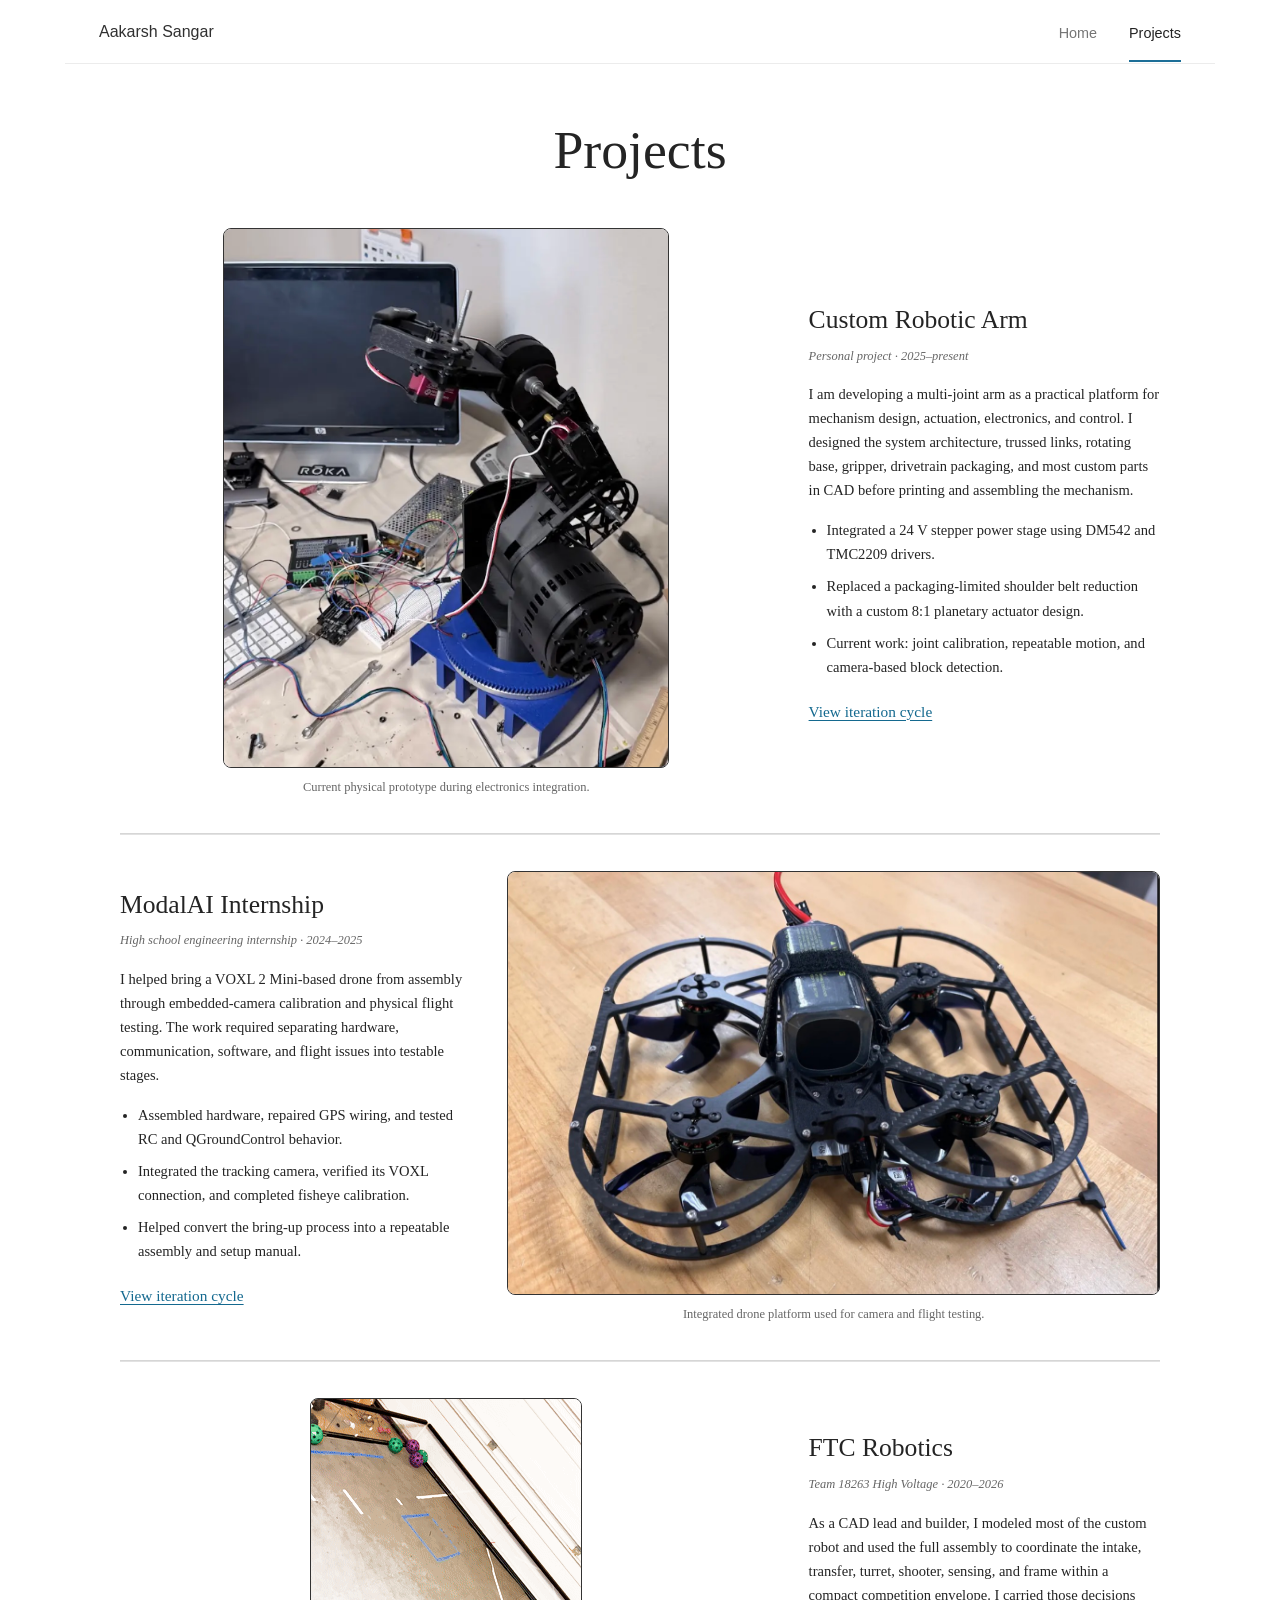
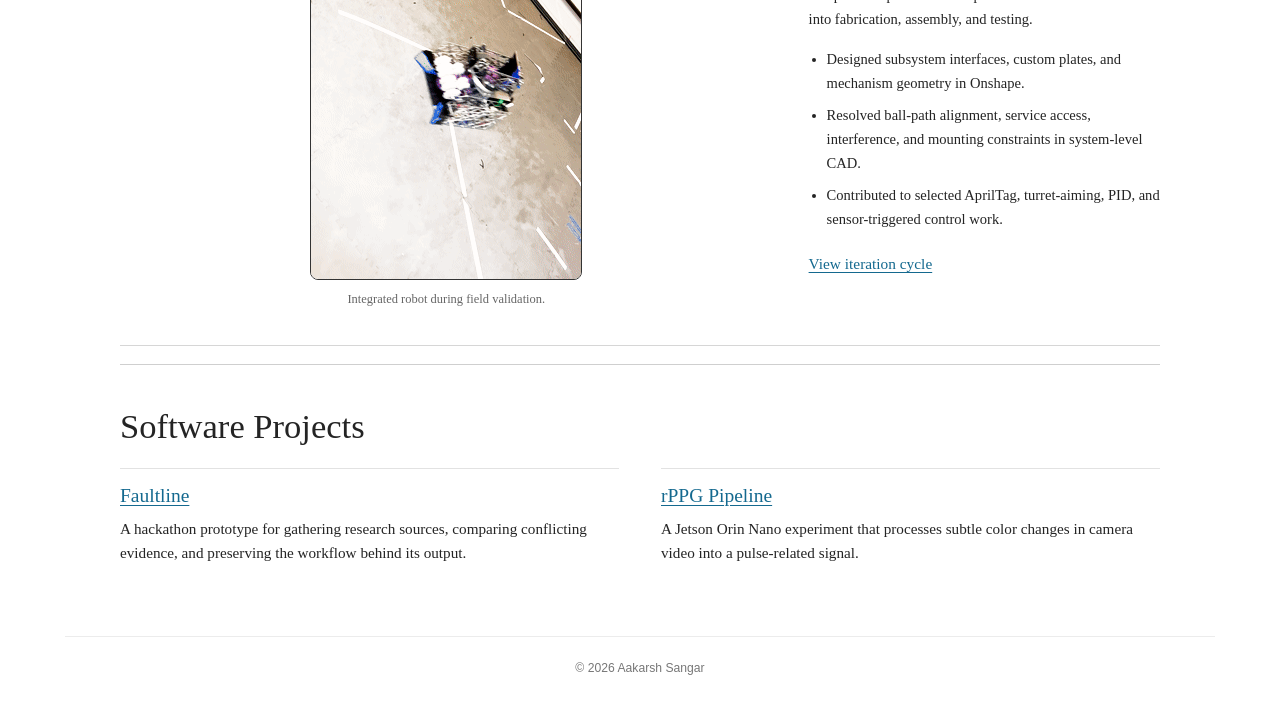
<file: projects.html>
<!doctype html>
<html lang="en">
  <head>
    <meta charset="utf-8" />
    <meta name="viewport" content="width=device-width, initial-scale=1" />
    <meta name="description" content="Engineering projects by Aakarsh Sangar." />
    <title>Projects | Aakarsh Sangar</title>
    <link rel="stylesheet" href="./styles.css?v=20261126-3" />
  </head>

  <body class="classic-portfolio classic-projects visual-projects">
    <header class="classic-header" aria-label="Primary navigation">
      <a class="classic-brand" href="./index.html">Aakarsh Sangar</a>
      <nav>
        <a href="./index.html">Home</a>
        <a href="./projects.html" aria-current="page">Projects</a>
      </nav>
    </header>

    <main class="classic-main">
      <h1>Projects</h1>

      <section class="classic-project-list" aria-label="Hardware projects">

        <!-- CUSTOM ROBOTIC ARM -->

        <article class="classic-project-row media-first">
          <div class="classic-project-copy">
            <h2>Custom Robotic Arm</h2>
            <p class="classic-project-meta">Personal project · 2025–present</p>
            <p>
              I am developing a multi-joint arm as a practical platform for
              mechanism design, actuation, electronics, and control. I designed
              the system architecture, trussed links, rotating base, gripper,
              drivetrain packaging, and most custom parts in CAD before printing
              and assembling the mechanism.
            </p>
            <ul>
              <li>Integrated a 24 V stepper power stage using DM542 and TMC2209 drivers.</li>
              <li>Replaced a packaging-limited shoulder belt reduction with a custom 8:1 planetary actuator design.</li>
              <li>Current work: joint calibration, repeatable motion, and camera-based block detection.</li>
            </ul>
            <a class="classic-detail-link" href="./arm-iterations.html">View iteration cycle</a>
          </div>

          <figure class="classic-project-media">
            <img
              src="./assets/arm-iterations/17-real-current-prototype.png"
              alt="Current physical prototype of Aakarsh Sangar's robotic arm"
            />
            <figcaption>
              Current physical prototype during electronics integration.
            </figcaption>
          </figure>
        </article>

        <!-- MODALAI INTERNSHIP -->

        <article class="classic-project-row">
          <div class="classic-project-copy">
            <h2>ModalAI Internship</h2>
            <p class="classic-project-meta">High school engineering internship · 2024–2025</p>
            <p>
              I helped bring a VOXL 2 Mini-based drone from assembly through
              embedded-camera calibration and physical flight testing. The work
              required separating hardware, communication, software, and flight
              issues into testable stages.
            </p>
            <ul>
              <li>Assembled hardware, repaired GPS wiring, and tested RC and QGroundControl behavior.</li>
              <li>Integrated the tracking camera, verified its VOXL connection, and completed fisheye calibration.</li>
              <li>Helped convert the bring-up process into a repeatable assembly and setup manual.</li>
            </ul>
            <a class="classic-detail-link" href="./modalai-drone.html">View iteration cycle</a>
          </div>

          <figure class="classic-project-media">
            <img
              src="./assets/modalai/modalai-drone-cover.jpg"
              alt="VOXL 2 Mini-based drone used during Aakarsh Sangar's ModalAI internship"
              loading="lazy"
            />
            <figcaption>
              Integrated drone platform used for camera and flight testing.
            </figcaption>
          </figure>
        </article>

        <!-- FTC ROBOTICS -->

        <article class="classic-project-row media-first">
          <div class="classic-project-copy">
            <h2>FTC Robotics</h2>
            <p class="classic-project-meta">Team 18263 High Voltage · 2020–2026</p>
            <p>
              As a CAD lead and builder, I modeled most of the custom robot and
              used the full assembly to coordinate the intake, transfer, turret,
              shooter, sensing, and frame within a compact competition envelope.
              I carried those decisions into fabrication, assembly, and testing.
            </p>
            <ul>
              <li>Designed subsystem interfaces, custom plates, and mechanism geometry in Onshape.</li>
              <li>Resolved ball-path alignment, service access, interference, and mounting constraints in system-level CAD.</li>
              <li>Contributed to selected AprilTag, turret-aiming, PID, and sensor-triggered control work.</li>
            </ul>
            <a class="classic-detail-link" href="./ftc-robotics.html">View iteration cycle</a>
          </div>

          <figure class="classic-project-media">
            <img
              src="./assets/ftc/ftc-final-robot.gif"
              alt="Final FTC competition robot demonstrating consecutive shooting"
              loading="lazy"
            />
            <figcaption>
              Integrated robot during field validation.
            </figcaption>
          </figure>
        </article>

      </section>

      <!-- SOFTWARE PROJECTS -->

      <section class="classic-software" aria-labelledby="software-title">
        <h2 id="software-title">Software Projects</h2>
        <div class="classic-software-grid">
          <article>
            <h3><a href="./faultline.html">Faultline</a></h3>
            <p>A hackathon prototype for gathering research sources, comparing conflicting evidence, and preserving the workflow behind its output.</p>
          </article>
          <article>
            <h3><a href="./rppg-pipeline.html">rPPG Pipeline</a></h3>
            <p>A Jetson Orin Nano experiment that processes subtle color changes in camera video into a pulse-related signal.</p>
          </article>
        </div>
      </section>
    </main>

    <footer class="classic-footer">© 2026 Aakarsh Sangar</footer>
  </body>
</html>
</file>
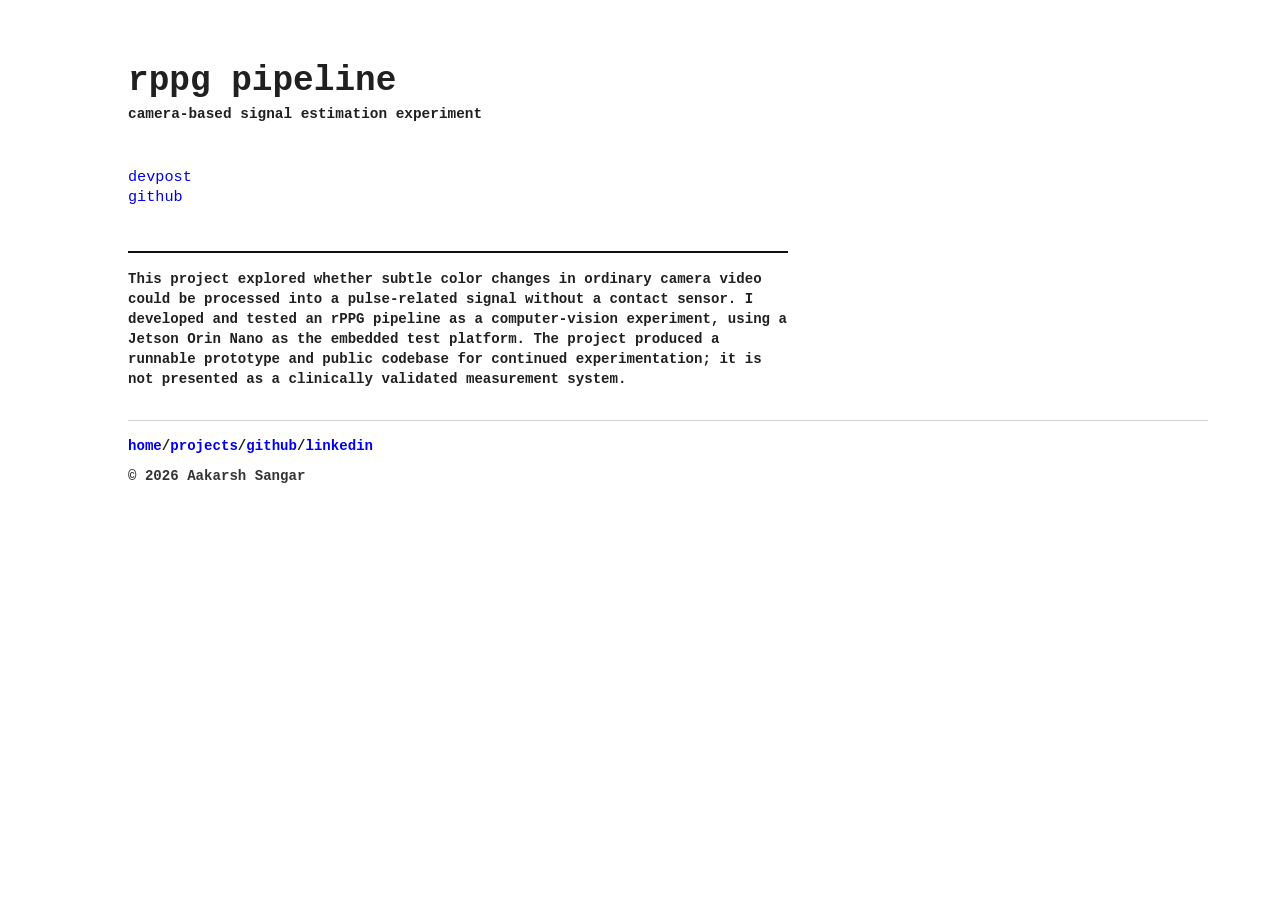
<file: rppg-pipeline.html>
<!doctype html>
<html lang="en">
  <head>
    <meta charset="utf-8" />
    <meta name="viewport" content="width=device-width, initial-scale=1" />
    <meta
      name="description"
      content="Camera-based rPPG experiment by Aakarsh Sangar."
    />
    <title>rPPG Pipeline | Aakarsh Sangar</title>
    <link rel="stylesheet" href="./styles.css" />
  </head>
  <body class="reference-home project-links-page">
    <main class="project-links-shell">
      <section class="project-links-panel" aria-labelledby="rppg-title">
        <div class="identity-block">
          <h1 id="rppg-title">rppg pipeline</h1>
          <p>camera-based signal estimation experiment</p>
        </div>

        <nav class="reference-nav project-link-list" aria-label="rPPG pipeline links">
          <a href="https://devpost.com/software/virtual-rppg-pipeline" target="_blank" rel="noreferrer">devpost</a>
          <a href="https://github.com/aakarsh-s/RPPG_Pipeline-CalHacks-AI-Hackathon-2026/tree/main" target="_blank" rel="noreferrer">github</a>
        </nav>

        <p class="reference-bio">
          This project explored whether subtle color changes in ordinary camera
          video could be processed into a pulse-related signal without a contact
          sensor. I developed and tested an rPPG pipeline as a computer-vision
          experiment, using a Jetson Orin Nano as the embedded test platform.
          The project produced a runnable prototype and public codebase for
          continued experimentation; it is not presented as a clinically
          validated measurement system.
        </p>

        <footer class="reference-footer project-links-footer">
          <div>
            <a href="./index.html">home</a>/<a href="./projects.html">projects</a>/<a href="https://github.com/aakarsh-s" target="_blank" rel="noreferrer">github</a>/<a href="https://www.linkedin.com/in/aakarsh-sangar/" target="_blank" rel="noreferrer">linkedin</a>
          </div>
          <span>© 2026 Aakarsh Sangar</span>
        </footer>
      </section>
    </main>
  </body>
</html>
</file>
<file: styles.css>
:root {
  color-scheme: dark;
  --bg: #181310;
  --surface: #211b17;
  --surface-2: #2a231f;
  --surface-3: #f6efe6;
  --line: rgba(246, 239, 230, 0.16);
  --line-strong: rgba(246, 239, 230, 0.34);
  --text: #f8f2ea;
  --muted: #c8b9a8;
  --accent: #d7b889;
  --accent-2: #f0ddbf;
  --ink: #17120e;
}

* {
  box-sizing: border-box;
}

html {
  scroll-behavior: smooth;
}

body {
  min-width: 320px;
  margin: 0;
  font-family: Inter, ui-sans-serif, system-ui, -apple-system, BlinkMacSystemFont, "Segoe UI", sans-serif;
  color: var(--text);
  background: var(--bg);
  letter-spacing: 0;
}

a {
  color: inherit;
}

.site-header {
  position: sticky;
  z-index: 20;
  top: 0;
  right: 0;
  left: 0;
  display: flex;
  align-items: center;
  justify-content: space-between;
  gap: 24px;
  padding: 16px clamp(18px, 5vw, 72px);
  border-bottom: 1px solid rgba(245, 239, 230, 0.12);
  background: rgba(22, 18, 15, 0.9);
  backdrop-filter: blur(18px);
}

.brand,
.nav-links {
  display: flex;
  align-items: center;
}

.brand {
  gap: 12px;
  text-decoration: none;
  font-weight: 700;
}

.brand-mark {
  display: grid;
  width: 36px;
  height: 36px;
  place-items: center;
  border: 1px solid var(--line-strong);
  border-radius: 8px;
  background: rgba(217, 185, 140, 0.14);
  color: var(--accent-2);
  font-size: 0.78rem;
}

.nav-links {
  gap: clamp(12px, 3vw, 30px);
}

.nav-links a {
  color: var(--muted);
  font-size: 0.92rem;
  font-weight: 600;
  text-decoration: none;
}

.nav-links a:hover,
.nav-links a:focus-visible {
  color: var(--text);
}

.hero {
  position: relative;
  display: grid;
  min-height: 460px;
  overflow: hidden;
  border-bottom: 1px solid var(--line);
}

.hero-image,
.hero-overlay {
  position: absolute;
  inset: 0;
}

.hero-image {
  width: 100%;
  height: 100%;
  object-fit: cover;
  opacity: 0.36;
  filter: sepia(0.8) saturate(0.55) brightness(0.7);
}

.hero-overlay {
  background:
    linear-gradient(90deg, var(--bg) 0%, rgba(22, 18, 15, 0.9) 48%, rgba(22, 18, 15, 0.68) 100%),
    linear-gradient(180deg, rgba(22, 18, 15, 0.08) 0%, var(--bg) 100%);
}

.hero-content {
  position: relative;
  z-index: 2;
  align-self: center;
  width: min(1120px, calc(100% - 36px));
  margin: 0 auto;
  padding: 52px 0;
}

.eyebrow {
  margin: 0 0 14px;
  color: var(--accent);
  font-size: 0.76rem;
  font-weight: 800;
  letter-spacing: 0;
  text-transform: uppercase;
}

h1,
h2,
p {
  overflow-wrap: anywhere;
}

h1 {
  max-width: 760px;
  margin: 0;
  font-size: clamp(3.1rem, 7vw, 6rem);
  line-height: 0.96;
  letter-spacing: 0;
}

h2 {
  margin: 0;
  font-size: clamp(1.8rem, 3.4vw, 3.2rem);
  line-height: 1.05;
  letter-spacing: 0;
}

.hero-copy {
  max-width: 680px;
  margin: 24px 0 0;
  color: var(--muted);
  font-size: clamp(1.05rem, 2vw, 1.35rem);
  line-height: 1.55;
}

.hero-actions {
  display: flex;
  flex-wrap: wrap;
  gap: 12px;
  margin-top: 26px;
}

.button {
  display: inline-flex;
  min-height: 46px;
  align-items: center;
  justify-content: center;
  border: 1px solid var(--line-strong);
  border-radius: 8px;
  padding: 0 18px;
  font-weight: 700;
  text-decoration: none;
}

.button.primary {
  border-color: rgba(245, 239, 230, 0.65);
  background: var(--surface-3);
  color: var(--ink);
}

.button.secondary {
  background: rgba(42, 33, 26, 0.7);
  color: var(--text);
}

.section {
  width: min(1120px, calc(100% - 36px));
  margin: 0 auto;
  padding: 54px 0;
}

.intro,
.contact,
.section-heading {
  display: grid;
  grid-template-columns: minmax(0, 0.55fr) minmax(300px, 1fr);
  gap: clamp(24px, 5vw, 64px);
  align-items: start;
}

.intro > p,
.contact > p,
.section-heading > p {
  margin: 0;
  color: var(--muted);
  font-size: 1.02rem;
  line-height: 1.75;
}

.about-copy {
  display: grid;
  gap: 14px;
}

.about-copy p {
  margin: 0;
  color: var(--muted);
  font-size: 1.02rem;
  line-height: 1.62;
}

.learning {
  padding-top: 10px;
}

.compact-heading {
  align-items: center;
}

.learning-list {
  display: flex;
  flex-wrap: wrap;
  gap: 10px;
}

.learning-list span {
  border: 1px solid rgba(245, 239, 230, 0.2);
  border-radius: 8px;
  padding: 10px 12px;
  background: rgba(42, 33, 26, 0.72);
  color: var(--accent-2);
  font-size: 0.9rem;
  font-weight: 700;
}

.projects-section {
  padding-top: 22px;
}

.project-grid {
  display: grid;
  grid-template-columns: repeat(3, minmax(0, 1fr));
  gap: 16px;
  margin-top: 34px;
}

.featured-grid {
  grid-template-columns: repeat(2, minmax(0, 1fr));
}

.spotlight-card {
  grid-column: span 2;
}

.spotlight-card .project-media {
  aspect-ratio: 21 / 9;
}

.archive-heading {
  margin-top: 74px;
}

.project-card {
  overflow: hidden;
  border: 1px solid var(--line);
  border-radius: 8px;
  background: rgba(33, 26, 21, 0.88);
}

.project-media {
  position: relative;
  aspect-ratio: 16 / 10;
  overflow: hidden;
  border-bottom: 1px solid var(--line);
  background: var(--surface-2);
}

.project-media img,
.project-placeholder {
  width: 100%;
  height: 100%;
}

.project-media img {
  display: block;
  object-fit: cover;
}

.project-gallery {
  display: grid;
  grid-template-columns: repeat(2, minmax(0, 1fr));
  gap: 8px;
  padding: 8px;
  border-bottom: 1px solid var(--line);
  background: rgba(22, 18, 15, 0.66);
}

.project-gallery img {
  display: block;
  width: 100%;
  aspect-ratio: 16 / 10;
  border: 1px solid rgba(245, 239, 230, 0.18);
  border-radius: 6px;
  object-fit: cover;
}

.project-placeholder {
  display: grid;
  place-items: center;
  padding: 22px;
  background:
    linear-gradient(135deg, rgba(217, 185, 140, 0.16), rgba(22, 18, 15, 0.12)),
    var(--surface-2);
  color: var(--accent);
  font-size: 0.84rem;
  font-weight: 800;
  text-align: center;
}

.project-body {
  padding: 20px;
}

.project-category {
  margin: 0 0 10px;
  color: var(--accent);
  font-size: 0.74rem;
  font-weight: 800;
  text-transform: uppercase;
}

.project-title {
  margin: 0;
  font-size: 1.15rem;
  line-height: 1.25;
}

.project-description {
  margin: 12px 0 18px;
  color: var(--muted);
  line-height: 1.65;
}

.project-meta {
  display: flex;
  flex-wrap: wrap;
  gap: 8px;
  margin-bottom: 18px;
}

.tag {
  border: 1px solid rgba(245, 239, 230, 0.18);
  border-radius: 999px;
  padding: 6px 9px;
  color: var(--accent-2);
  font-size: 0.76rem;
  font-weight: 700;
}

.project-links {
  display: flex;
  flex-wrap: wrap;
  gap: 14px;
}

.project-link {
  color: var(--accent-2);
  font-weight: 800;
  text-decoration: none;
}

.muted-link {
  color: var(--muted);
}

.project-link:hover,
.project-link:focus-visible {
  text-decoration: underline;
}

.home-page {
  background:
    linear-gradient(180deg, rgba(246, 239, 230, 0.035), transparent 280px),
    var(--bg);
}

.home-page .site-header {
  position: static;
  width: min(940px, calc(100% - 36px));
  margin: 0 auto;
  padding: 28px 0 18px;
  border-bottom: 1px solid var(--line);
  background: transparent;
  backdrop-filter: none;
}

.home-page .brand-mark {
  display: none;
}

.home-page .brand {
  font-size: 1rem;
}

.home-page .nav-links {
  gap: 18px;
}

.home-page .nav-links a {
  font-size: 0.86rem;
  font-weight: 600;
}

.home-page .hero {
  min-height: auto;
  border-bottom: 0;
}

.home-page .hero-content {
  display: grid;
  grid-template-columns: minmax(0, 1.3fr) minmax(260px, 0.7fr);
  gap: clamp(28px, 6vw, 72px);
  width: min(940px, calc(100% - 36px));
  padding: 58px 0 36px;
}

.home-page .hero-primary {
  min-width: 0;
}

.home-page h1 {
  max-width: 100%;
  font-size: clamp(3.2rem, 8vw, 5.9rem);
  line-height: 0.98;
}

.hero-line {
  max-width: 640px;
  margin: 22px 0 0;
  color: var(--muted);
  font-size: clamp(1.04rem, 2vw, 1.25rem);
  line-height: 1.62;
}

.home-page .hero-actions {
  gap: 10px;
  margin-top: 24px;
}

.home-page .button {
  min-height: 40px;
  border-radius: 999px;
  padding: 0 14px;
  font-size: 0.9rem;
}

.hero-notes {
  display: grid;
  align-self: end;
  gap: 14px;
  padding-top: 10px;
}

.hero-notes div {
  border-top: 1px solid var(--line);
  padding-top: 14px;
}

.hero-notes span {
  display: block;
  margin-bottom: 4px;
  color: var(--accent);
  font-size: 0.72rem;
  font-weight: 800;
  text-transform: uppercase;
}

.hero-notes strong {
  display: block;
  color: var(--text);
  font-size: 0.96rem;
  line-height: 1.45;
}

.home-page .section {
  width: min(940px, calc(100% - 36px));
  padding: 38px 0;
  border-top: 1px solid var(--line);
}

.home-page .intro,
.home-page .contact,
.home-page .section-heading {
  grid-template-columns: minmax(150px, 0.36fr) minmax(0, 1fr);
  gap: clamp(20px, 4vw, 46px);
}

.home-page h2 {
  font-size: clamp(1.55rem, 3.2vw, 2.45rem);
}

.home-page .about-copy p,
.home-page .intro > p,
.home-page .contact > p,
.home-page .section-heading > p {
  font-size: 0.98rem;
  line-height: 1.72;
}

.home-page .learning {
  padding-top: 38px;
}

.home-page .learning-list {
  gap: 8px;
}

.home-page .learning-list span,
.home-page .tag {
  border-radius: 999px;
  padding: 5px 9px;
  background: transparent;
  font-size: 0.74rem;
  font-weight: 600;
}

.home-page .projects-section {
  padding-top: 38px;
}

.home-page .project-grid,
.home-page .featured-grid {
  display: grid;
  grid-template-columns: 1fr;
  gap: 0;
  margin-top: 22px;
}

.home-page .project-card,
.home-page .spotlight-card {
  display: grid;
  grid-column: auto;
  grid-template-columns: minmax(168px, 0.34fr) minmax(0, 1fr);
  gap: 22px;
  border: 0;
  border-top: 1px solid var(--line);
  border-radius: 0;
  padding: 22px 0;
  background: transparent;
}

.home-page .project-card:first-child {
  border-top: 0;
}

.home-page .project-media,
.home-page .spotlight-card .project-media {
  align-self: start;
  aspect-ratio: 4 / 3;
  border: 1px solid var(--line);
  border-radius: 6px;
  background: var(--surface);
}

.home-page .project-media img {
  filter: saturate(0.88) contrast(0.96);
}

.home-page .project-gallery {
  display: none;
}

.home-page .project-body {
  padding: 0;
}

.home-page .project-category {
  margin-bottom: 6px;
  font-size: 0.69rem;
}

.home-page .project-title {
  font-size: 1.18rem;
}

.home-page .project-description {
  margin: 10px 0 14px;
  font-size: 0.96rem;
  line-height: 1.62;
}

.home-page .project-meta {
  gap: 7px;
  margin-bottom: 14px;
}

.home-page .project-links {
  gap: 12px;
}

.home-page .project-link {
  color: var(--accent-2);
  font-size: 0.92rem;
  font-weight: 700;
}

.home-page .archive-heading {
  margin-top: 42px;
}

.home-page .footer {
  width: min(940px, calc(100% - 36px));
}

.detail-page .site-header {
  position: sticky;
}

.detail-hero {
  width: min(1120px, calc(100% - 36px));
  margin: 0 auto;
  padding: 52px 0 30px;
}

.detail-kicker {
  margin: 0 0 14px;
  color: var(--accent);
  font-size: 0.76rem;
  font-weight: 800;
  text-transform: uppercase;
}

.detail-copy {
  max-width: 760px;
  margin: 20px 0 0;
  color: var(--muted);
  font-size: 1.08rem;
  line-height: 1.75;
}

.iteration-grid {
  display: grid;
  gap: 22px;
}

.iteration-card {
  display: grid;
  grid-template-columns: minmax(0, 0.95fr) minmax(280px, 0.8fr);
  gap: 22px;
  overflow: hidden;
  border: 1px solid var(--line);
  border-radius: 8px;
  background: rgba(33, 26, 21, 0.88);
}

.featured-iteration {
  border-color: rgba(217, 185, 140, 0.42);
  background: rgba(42, 33, 26, 0.92);
}

.engineering-highlight {
  border-color: rgba(240, 222, 194, 0.55);
  background:
    linear-gradient(135deg, rgba(217, 185, 140, 0.16), rgba(33, 26, 21, 0.94) 42%),
    rgba(33, 26, 21, 0.92);
}

.iteration-card img {
  display: block;
  width: 100%;
  height: 100%;
  min-height: 320px;
  object-fit: cover;
}

.iteration-media {
  display: grid;
  min-height: 320px;
  background: rgba(245, 239, 230, 0.12);
}

.split-media {
  grid-template-columns: minmax(0, 1.18fr) minmax(0, 0.82fr);
  gap: 1px;
}

.iteration-media img {
  min-height: 0;
  padding: 12px;
  object-fit: contain;
  background: #f7f4ef;
}

.iteration-body {
  padding: 28px;
}

.iteration-body h2 {
  font-size: clamp(1.5rem, 2.6vw, 2.3rem);
}

.iteration-body p,
.iteration-body li {
  color: var(--muted);
  line-height: 1.65;
}

.iteration-body ul {
  margin: 18px 0 0;
  padding-left: 20px;
}

.technical-strip {
  display: grid;
  grid-template-columns: repeat(3, minmax(0, 1fr));
  gap: 16px;
  margin-top: 26px;
}

.technical-strip div {
  border: 1px solid var(--line);
  border-radius: 8px;
  padding: 18px;
  background: rgba(42, 33, 26, 0.64);
}

.technical-strip strong {
  display: block;
  margin-bottom: 8px;
  color: var(--accent-2);
}

.component-section {
  display: grid;
  gap: 22px;
  margin-top: 18px;
  padding: 28px;
  border: 1px solid rgba(217, 185, 140, 0.28);
  border-radius: 8px;
  background: rgba(22, 18, 15, 0.5);
}

.component-grid {
  display: grid;
  grid-template-columns: repeat(3, minmax(0, 1fr));
  gap: 16px;
}

.component-card {
  overflow: hidden;
  border: 1px solid var(--line);
  border-radius: 8px;
  background: rgba(42, 33, 26, 0.64);
}

.component-feature {
  border-color: rgba(240, 222, 194, 0.42);
  background: rgba(56, 44, 34, 0.78);
}

.component-wide {
  grid-column: 1 / -1;
  display: grid;
  grid-template-columns: minmax(0, 1.25fr) minmax(280px, 0.75fr);
}

.component-card img {
  display: block;
  width: 100%;
  aspect-ratio: 16 / 11;
  object-fit: cover;
  border-bottom: 1px solid var(--line);
  background: #f7f4ef;
}

.component-card div {
  padding: 16px;
  color: var(--muted);
  line-height: 1.55;
}

.component-card strong {
  display: block;
  margin-bottom: 6px;
  color: var(--accent-2);
}

.supporting-gallery {
  display: grid;
  grid-template-columns: repeat(3, minmax(0, 1fr));
  gap: 16px;
  margin-top: 6px;
}

.supporting-card {
  overflow: hidden;
  border: 1px solid var(--line);
  border-radius: 8px;
  background: rgba(42, 33, 26, 0.64);
}

.supporting-card img {
  display: block;
  width: 100%;
  aspect-ratio: 16 / 10;
  object-fit: cover;
  border-bottom: 1px solid var(--line);
}

.supporting-card div {
  padding: 16px;
  color: var(--muted);
  line-height: 1.55;
}

.supporting-card strong {
  display: block;
  margin-bottom: 6px;
  color: var(--accent-2);
}

.case-study-grid {
  display: grid;
  grid-template-columns: repeat(4, minmax(0, 1fr));
  gap: 16px;
  margin-top: 26px;
}

.case-study-stat {
  border: 1px solid var(--line);
  border-radius: 8px;
  padding: 18px;
  background: rgba(42, 33, 26, 0.64);
}

.case-study-stat strong {
  display: block;
  margin-bottom: 8px;
  color: var(--accent-2);
  font-size: 1.6rem;
}

.process-list {
  display: grid;
  gap: 22px;
}

.process-step {
  display: grid;
  grid-template-columns: minmax(0, 0.85fr) minmax(320px, 1fr);
  gap: 22px;
  overflow: hidden;
  border: 1px solid var(--line);
  border-radius: 8px;
  background: rgba(33, 26, 21, 0.88);
}

.process-step img,
.process-step video {
  display: block;
  width: 100%;
  height: 100%;
  min-height: 330px;
  background: var(--surface-2);
  object-fit: cover;
}

.process-step video {
  max-height: 520px;
}

.process-body {
  padding: 28px;
}

.process-body h2 {
  font-size: clamp(1.45rem, 2.4vw, 2.1rem);
}

.process-body p,
.process-body li {
  color: var(--muted);
  line-height: 1.65;
}

.process-body ul {
  margin: 18px 0 0;
  padding-left: 20px;
}

.evidence-grid {
  display: grid;
  grid-template-columns: repeat(3, minmax(0, 1fr));
  gap: 16px;
}

.evidence-card {
  overflow: hidden;
  border: 1px solid var(--line);
  border-radius: 8px;
  background: rgba(33, 26, 21, 0.88);
}

.evidence-card img {
  display: block;
  width: 100%;
  aspect-ratio: 16 / 10;
  object-fit: cover;
}

.evidence-card p {
  margin: 0;
  padding: 16px;
  color: var(--muted);
  line-height: 1.5;
}

.resource-list {
  display: flex;
  flex-wrap: wrap;
  gap: 12px;
  margin-top: 26px;
}

.footer {
  display: flex;
  flex-wrap: wrap;
  justify-content: space-between;
  gap: 12px;
  width: min(1120px, calc(100% - 36px));
  margin: 0 auto;
  padding: 30px 0 46px;
  border-top: 1px solid var(--line);
  color: var(--muted);
  font-size: 0.92rem;
}

@media (max-width: 900px) {
  .home-page .hero-content,
  .home-page .project-card,
  .home-page .spotlight-card {
    grid-template-columns: 1fr;
  }

  .home-page .hero-notes {
    grid-template-columns: repeat(3, minmax(0, 1fr));
    align-self: auto;
  }

  .home-page .project-media,
  .home-page .spotlight-card .project-media {
    max-width: 360px;
  }

  .featured-grid,
  .project-grid {
    grid-template-columns: repeat(2, minmax(0, 1fr));
  }

  .spotlight-card {
    grid-column: span 2;
  }

  .iteration-card,
  .technical-strip,
  .component-grid,
  .component-wide,
  .supporting-gallery,
  .case-study-grid,
  .process-step,
  .evidence-grid {
    grid-template-columns: 1fr;
  }

  .iteration-card img {
    min-height: 260px;
  }

  .iteration-media {
    min-height: 360px;
  }

  .split-media {
    grid-template-columns: 1fr;
    grid-template-rows: repeat(2, minmax(0, 1fr));
  }

  .intro,
  .contact,
  .section-heading {
    grid-template-columns: 1fr;
  }
}

@media (max-width: 640px) {
  .site-header {
    position: sticky;
    align-items: flex-start;
  }

  .home-page .site-header {
    position: static;
    align-items: center;
    padding-top: 22px;
  }

  .nav-links {
    display: none;
  }

  .home-page .nav-links {
    display: flex;
    flex-wrap: wrap;
    gap: 10px 14px;
    justify-content: flex-end;
  }

  .hero {
    min-height: auto;
  }

  .home-page .hero-content {
    padding: 42px 0 28px;
  }

  .home-page h1 {
    font-size: clamp(3rem, 16vw, 4.4rem);
  }

  .home-page .hero-notes {
    grid-template-columns: 1fr;
  }

  h1 {
    max-width: 100%;
    font-size: clamp(3rem, 13vw, 4rem);
    line-height: 0.96;
  }

  .hero-copy {
    max-width: 100%;
    font-size: 1.04rem;
  }

  .hero-actions {
    flex-direction: column;
    align-items: stretch;
  }

  .button {
    width: 100%;
  }

  .section {
    padding: 64px 0;
  }

  .home-page .section {
    padding: 32px 0;
  }

  .home-page .intro,
  .home-page .contact,
  .home-page .section-heading {
    grid-template-columns: 1fr;
  }

  .home-page .project-card,
  .home-page .spotlight-card {
    gap: 16px;
    padding: 20px 0;
  }

  .home-page .project-media,
  .home-page .spotlight-card .project-media {
    max-width: none;
  }

  .featured-grid,
  .project-grid {
    grid-template-columns: 1fr;
  }

  .spotlight-card {
    grid-column: span 1;
  }

  .detail-hero {
    padding: 56px 0 24px;
  }

  .iteration-body {
    padding: 22px;
  }

  .iteration-card img {
    min-height: 220px;
  }

  .iteration-media {
    min-height: 300px;
  }

  .process-step img,
  .process-step video {
    min-height: 220px;
  }
}

/* Minimal light portfolio direction inspired by the reference site. */
:root {
  color-scheme: light;
  --bg: #ffffff;
  --surface: #ffffff;
  --surface-2: #f7f7f7;
  --surface-3: #111111;
  --line: rgba(0, 0, 0, 0.16);
  --line-strong: rgba(0, 0, 0, 0.32);
  --text: #111111;
  --muted: #555555;
  --accent: #111111;
  --accent-2: #111111;
  --ink: #ffffff;
}

body,
.home-page {
  color: var(--text);
  background: #ffffff;
}

a {
  color: #111111;
  text-decoration-thickness: 1px;
  text-underline-offset: 3px;
}

.site-header,
.home-page .site-header {
  position: static;
  width: min(760px, calc(100% - 36px));
  margin: 0 auto;
  padding: 28px 0 14px;
  border-bottom: 1px solid var(--line);
  background: transparent;
  backdrop-filter: none;
}

.brand,
.home-page .brand {
  color: #111111;
  font-size: 0.96rem;
  font-weight: 600;
}

.brand-mark {
  display: none;
}

.nav-links,
.home-page .nav-links {
  gap: 13px;
}

.nav-links a,
.home-page .nav-links a {
  color: #111111;
  font-size: 0.9rem;
  font-weight: 400;
  text-decoration: underline;
}

.hero,
.home-page .hero {
  min-height: auto;
  border-bottom: 0;
}

.hero-image,
.hero-overlay {
  display: none;
}

.hero-content,
.home-page .hero-content,
.section,
.home-page .section,
.detail-hero,
.footer,
.home-page .footer {
  width: min(760px, calc(100% - 36px));
}

.hero-content,
.home-page .hero-content {
  display: grid;
  grid-template-columns: 1fr;
  gap: 22px;
  padding: 52px 0 30px;
}

.eyebrow,
.detail-kicker,
.project-category {
  color: #111111;
  font-size: 0.72rem;
  font-weight: 500;
  text-transform: none;
}

h1,
.home-page h1 {
  max-width: 100%;
  font-size: clamp(2.65rem, 9vw, 5.1rem);
  font-weight: 700;
  line-height: 0.98;
}

h2,
.home-page h2,
.detail-hero h1 {
  color: #111111;
  font-size: clamp(1.35rem, 3.2vw, 2rem);
  font-weight: 650;
  line-height: 1.12;
}

.detail-hero h1 {
  font-size: clamp(2.2rem, 7vw, 4rem);
}

.hero-line,
.detail-copy,
.about-copy p,
.intro > p,
.contact > p,
.section-heading > p,
.project-description,
.process-body p,
.process-body li,
.iteration-body p,
.iteration-body li,
.evidence-card p,
.supporting-card div,
.component-card div {
  color: #333333;
}

.hero-line {
  max-width: 620px;
  margin-top: 18px;
  font-size: 1.02rem;
  line-height: 1.68;
}

.hero-actions,
.home-page .hero-actions,
.project-links,
.resource-list {
  gap: 14px;
}

.button,
.home-page .button,
.project-link {
  width: auto;
  min-height: 0;
  border: 0;
  border-radius: 0;
  padding: 0;
  background: transparent;
  color: #111111;
  font-size: 0.96rem;
  font-weight: 400;
  text-decoration: underline;
}

.button.primary,
.button.secondary {
  border: 0;
  background: transparent;
  color: #111111;
}

.hero-notes,
.home-page .hero-notes {
  display: flex;
  flex-wrap: wrap;
  gap: 12px 18px;
  padding-top: 2px;
}

.hero-notes div {
  border-top: 0;
  padding-top: 0;
}

.hero-notes span,
.hero-notes strong {
  display: inline;
  color: #555555;
  font-size: 0.9rem;
  font-weight: 400;
  text-transform: none;
}

.hero-notes span::after {
  content: ": ";
}

.section,
.home-page .section {
  padding: 34px 0;
  border-top: 1px solid var(--line);
}

.intro,
.contact,
.section-heading,
.home-page .intro,
.home-page .contact,
.home-page .section-heading {
  grid-template-columns: minmax(130px, 0.28fr) minmax(0, 1fr);
  gap: 24px;
}

.learning-list {
  gap: 8px 10px;
}

.learning-list span,
.home-page .learning-list span,
.tag,
.home-page .tag {
  border: 0;
  border-radius: 0;
  padding: 0;
  background: transparent;
  color: #555555;
  font-size: 0.86rem;
  font-weight: 400;
}

.learning-list span::before,
.tag::before {
  content: "#";
}

.project-grid,
.featured-grid,
.home-page .project-grid,
.home-page .featured-grid {
  display: grid;
  grid-template-columns: 1fr;
  gap: 0;
  margin-top: 18px;
}

.project-card,
.home-page .project-card,
.spotlight-card,
.home-page .spotlight-card {
  display: block;
  grid-column: auto;
  border: 0;
  border-top: 1px solid var(--line);
  border-radius: 0;
  padding: 18px 0;
  background: transparent;
}

.project-card:first-child,
.home-page .project-card:first-child {
  border-top: 0;
}

.project-media,
.project-gallery,
.home-page .project-media,
.home-page .project-gallery,
.spotlight-card .project-media {
  display: none;
}

.project-body,
.home-page .project-body {
  padding: 0;
}

.project-title,
.home-page .project-title {
  color: #111111;
  font-size: 1.04rem;
  font-weight: 600;
}

.project-description,
.home-page .project-description {
  margin: 8px 0 12px;
  font-size: 0.96rem;
  line-height: 1.65;
}

.project-meta,
.home-page .project-meta {
  gap: 8px;
  margin-bottom: 12px;
}

.archive-heading {
  margin-top: 34px;
}

.detail-page .site-header {
  position: static;
}

.detail-hero {
  padding: 44px 0 24px;
}

.iteration-card,
.process-step,
.evidence-card,
.supporting-card,
.component-card,
.technical-strip div,
.case-study-stat,
.component-section,
.featured-iteration,
.engineering-highlight {
  border: 1px solid var(--line);
  border-radius: 0;
  background: transparent;
}

.iteration-card,
.process-step {
  gap: 0;
}

.iteration-body,
.process-body {
  padding: 24px;
}

.technical-strip div,
.case-study-stat,
.component-section,
.supporting-card div,
.component-card div,
.evidence-card p {
  background: transparent;
}

.technical-strip strong,
.supporting-card strong,
.component-card strong {
  color: #111111;
}

.iteration-media,
.process-step img,
.process-step video,
.project-placeholder {
  background: #f7f7f7;
}

.component-card img,
.iteration-media img {
  background: #ffffff;
}

.footer,
.home-page .footer {
  color: #555555;
  border-top: 1px solid var(--line);
}

@media (max-width: 900px) {
  .home-page .hero-notes {
    display: flex;
  }
}

@media (max-width: 640px) {
  .site-header,
  .home-page .site-header {
    align-items: flex-start;
  }

  .nav-links,
  .home-page .nav-links {
    display: flex;
    flex-wrap: wrap;
    justify-content: flex-start;
  }

  .intro,
  .contact,
  .section-heading,
  .home-page .intro,
  .home-page .contact,
  .home-page .section-heading {
    grid-template-columns: 1fr;
  }

  .hero-actions {
    flex-direction: row;
    align-items: center;
  }
}

.reference-home {
  min-height: 100vh;
  margin: 0;
  overflow-x: hidden;
  color: #202020;
  background: #ffffff;
  font-family: "Courier New", Courier, monospace;
}

.reference-shell {
  display: grid;
  grid-template-columns: 46.5vw 53.5vw;
  min-height: 100vh;
}

.reference-panel {
  position: relative;
  display: flex;
  min-height: 100vh;
  flex-direction: column;
  padding: 7vh 0 3.4vh 12.7vw;
}

.identity-block h1 {
  margin: 0;
  color: #202020;
  font-family: "Courier New", Courier, monospace;
  font-size: clamp(2.1rem, 2.25vw, 3rem);
  font-weight: 700;
  line-height: 1;
  letter-spacing: -0.04em;
}

.identity-block p {
  margin: 0.42rem 0 0;
  color: #202020;
  font-size: clamp(1rem, 1.05vw, 1.35rem);
  font-weight: 700;
  line-height: 1.1;
}

.reference-nav {
  display: grid;
  gap: 0;
  width: max-content;
  margin-top: 9vh;
  padding-left: 0.9vw;
}

.reference-nav a,
.reference-list a,
.reference-footer a {
  color: #0000ee;
  text-decoration: none;
}

.reference-nav a {
  font-size: clamp(1.05rem, 1.1vw, 1.35rem);
  line-height: 1.08;
}

.reference-nav span {
  color: #202020;
  font-size: clamp(1.05rem, 1.1vw, 1.35rem);
  line-height: 1.08;
}

.reference-nav a:hover,
.reference-nav a:focus-visible,
.reference-list a:hover,
.reference-list a:focus-visible,
.reference-footer a:hover,
.reference-footer a:focus-visible {
  text-decoration: underline;
}

.reference-bio {
  max-width: min(36vw, 680px);
  margin: 8.2vh 0 0;
  color: #202020;
  font-size: clamp(0.95rem, 1vw, 1.25rem);
  font-weight: 700;
  line-height: 1.12;
}

.reference-list {
  display: grid;
  gap: 0;
  margin-top: 2.7vh;
  color: #202020;
  font-size: clamp(0.95rem, 0.98vw, 1.15rem);
  font-weight: 700;
  line-height: 1.12;
}

.reference-list p {
  margin: 0 0 0.55rem;
  color: #202020;
}

.reference-list span,
.reference-list a {
  display: block;
  width: auto;
  max-width: min(34vw, 640px);
}

.reference-footer {
  display: grid;
  gap: 2vh;
  margin-top: auto;
  padding-left: 11.6vw;
  color: #202020;
  font-size: clamp(1rem, 1.05vw, 1.2rem);
  font-weight: 700;
  line-height: 1;
}

.reference-footer span {
  color: #333333;
}

.reference-visual {
  position: relative;
  min-height: 100vh;
  overflow: hidden;
  background: #ffffff;
}

.reference-visual img {
  position: absolute;
  right: 1.8vw;
  top: 1.8vh;
  width: min(53vw, 960px);
  height: 95vh;
  object-fit: contain;
  object-position: right top;
  filter: none;
  opacity: 0.94;
}

.project-links-shell {
  min-height: 100vh;
  padding: 12.2vh 0 4vh 12.7vw;
}

.project-links-panel {
  display: flex;
  min-height: 83vh;
  flex-direction: column;
}

.project-link-list {
  margin-top: 12.3vh;
  padding-left: 0.9vw;
}

.project-links-page .reference-bio {
  margin-top: 12vh;
}

.project-links-footer {
  margin-top: auto;
}

@media (max-width: 900px) {
  .reference-shell {
    grid-template-columns: 1fr;
  }

  .reference-panel {
    min-height: auto;
    padding: 44px 24px 32px;
  }

  .project-links-shell {
    padding: 44px 24px 32px;
  }

  .reference-nav {
    margin-top: 54px;
    padding-left: 0;
  }

  .reference-bio {
    max-width: 100%;
    margin-top: 54px;
  }

  .reference-footer {
    margin-top: 52px;
    padding-left: 0;
  }

  .reference-visual {
    min-height: 52vh;
  }

  .reference-visual img {
    right: 4vw;
    width: 92vw;
    height: 52vh;
  }
}

/* Open detail-page layouts: no boxed containers, no cropped technical images. */
.detail-page {
  background: #ffffff;
  color: #111111;
}

.detail-page .site-header,
.detail-page .detail-hero,
.detail-page .section,
.detail-page .footer {
  width: min(980px, calc(100% - 40px));
}

.detail-page .site-header {
  border-bottom: 1px solid rgba(0, 0, 0, 0.16);
}

.detail-page .nav-links a,
.detail-page .brand,
.detail-page .button,
.detail-page .project-link {
  color: #0000ee;
  font-family: "Courier New", Courier, monospace;
  font-weight: 400;
  text-decoration: none;
}

.detail-page .brand {
  color: #111111;
}

.detail-page .button {
  min-height: 0;
  border: 0;
  border-radius: 0;
  padding: 0;
  background: transparent;
}

.detail-page .button:hover,
.detail-page .button:focus-visible,
.detail-page .nav-links a:hover,
.detail-page .nav-links a:focus-visible {
  text-decoration: underline;
}

.detail-page .detail-hero {
  padding: 48px 0 30px;
  border-bottom: 1px solid rgba(0, 0, 0, 0.16);
}

.detail-page .detail-kicker,
.detail-page .eyebrow {
  color: #111111;
  font-family: "Courier New", Courier, monospace;
  font-size: 0.86rem;
  font-weight: 700;
  text-transform: none;
}

.detail-page h1,
.detail-page h2 {
  color: #111111;
  font-family: "Courier New", Courier, monospace;
  font-weight: 700;
}

.detail-page .detail-copy,
.detail-page p,
.detail-page li {
  color: #222222;
}

.detail-page .iteration-grid,
.detail-page .process-list {
  gap: 0;
}

.detail-page .iteration-card,
.detail-page .process-step,
.detail-page .component-section,
.detail-page .component-card,
.detail-page .supporting-card,
.detail-page .evidence-card,
.detail-page .case-study-stat,
.detail-page .technical-strip div {
  display: block;
  overflow: visible;
  border: 0;
  border-top: 1px solid rgba(0, 0, 0, 0.16);
  border-radius: 0;
  padding: 28px 0;
  background: transparent;
}

.detail-page .iteration-card:first-child,
.detail-page .process-step:first-child {
  border-top: 0;
  padding-top: 0;
}

.detail-page .iteration-card > img,
.detail-page .process-step > img,
.detail-page .process-step > video,
.detail-page .component-card > img,
.detail-page .supporting-card > img,
.detail-page .evidence-card > img {
  display: block;
  width: 100%;
  height: auto;
  min-height: 0;
  max-height: none;
  border: 0;
  background: transparent;
  object-fit: contain;
}

.detail-page .iteration-card > img,
.detail-page .process-step > img,
.detail-page .process-step > video {
  margin-bottom: 18px;
}

.detail-page .iteration-media {
  display: grid;
  grid-template-columns: minmax(0, 1.1fr) minmax(0, 0.9fr);
  gap: 18px;
  min-height: 0;
  margin-bottom: 18px;
  background: transparent;
}

.detail-page .iteration-media img {
  width: 100%;
  height: auto;
  min-height: 0;
  padding: 0;
  object-fit: contain;
  background: transparent;
}

.detail-page .iteration-body,
.detail-page .process-body,
.detail-page .component-card div,
.detail-page .supporting-card div,
.detail-page .evidence-card p {
  max-width: 760px;
  padding: 0;
}

.detail-page .iteration-body h2,
.detail-page .process-body h2 {
  font-size: clamp(1.35rem, 2.5vw, 2rem);
}

.detail-page .iteration-body p,
.detail-page .iteration-body li,
.detail-page .process-body p,
.detail-page .process-body li {
  line-height: 1.62;
}

.detail-page .component-grid,
.detail-page .supporting-gallery,
.detail-page .evidence-grid,
.detail-page .technical-strip,
.detail-page .case-study-grid {
  display: grid;
  grid-template-columns: 1fr;
  gap: 0;
}

.detail-page .component-card,
.detail-page .supporting-card,
.detail-page .evidence-card,
.detail-page .case-study-stat,
.detail-page .technical-strip div {
  padding: 22px 0;
}

.detail-page .component-wide {
  grid-column: auto;
}

.detail-page .case-study-grid {
  margin-top: 26px;
}

@media (max-width: 760px) {
  .detail-page .iteration-media {
    grid-template-columns: 1fr;
  }
}

/* Document-style hardware project index inspired by traditional engineering portfolios. */
.home-hardware-list span {
  color: #303030;
  font-size: clamp(0.84rem, 0.88vw, 0.96rem);
  font-weight: 400;
}

.home-hardware-list strong {
  color: #111;
  font-family: "Courier New", Courier, monospace;
  font-weight: 700;
}

.project-links-page .project-links-panel {
  width: min(1080px, 100%);
}

.hardware-projects {
  margin-top: 42px;
}

.project-group-title {
  margin: 0;
  color: #111;
  font-family: "Courier New", Courier, monospace;
  font-size: 0.78rem;
  letter-spacing: 0;
  text-transform: uppercase;
}

.hardware-project {
  display: grid;
  grid-template-columns: minmax(0, 1.08fr) minmax(280px, 0.92fr);
  gap: clamp(34px, 5vw, 74px);
  align-items: start;
  margin-top: 18px;
  padding: 34px 0 42px;
  border-top: 1px solid rgba(0, 0, 0, 0.24);
}

.hardware-project + .hardware-project {
  margin-top: 0;
}

.hardware-project-copy {
  min-width: 0;
}

.hardware-project-meta {
  margin: 0 0 10px;
  color: #555;
  font-family: "Courier New", Courier, monospace;
  font-size: 0.76rem;
  font-weight: 700;
  text-transform: uppercase;
}

.hardware-project h2,
.internship-feature h2 {
  margin: 0 0 15px;
  color: #111;
  font-family: "Courier New", Courier, monospace;
  font-size: clamp(1.35rem, 2.2vw, 1.9rem);
  line-height: 1.08;
}

.hardware-project-copy > p:not(.hardware-project-meta),
.hardware-project-copy li {
  color: #292929;
  font-family: Inter, ui-sans-serif, system-ui, sans-serif;
  font-size: 0.92rem;
  line-height: 1.55;
}

.hardware-project-copy > p:not(.hardware-project-meta) {
  margin: 0 0 14px;
}

.hardware-project-copy ul {
  margin: 0 0 18px;
  padding-left: 1.15rem;
}

.hardware-project-copy li + li {
  margin-top: 6px;
}

.iteration-link {
  display: inline-block;
  color: #0000ee;
  font-family: "Courier New", Courier, monospace;
  font-size: 0.9rem;
  font-weight: 700;
  text-underline-offset: 3px;
}

.hardware-project-media {
  margin: 0;
}

.hardware-project-media img {
  display: block;
  width: 100%;
  aspect-ratio: 4 / 3;
  object-fit: cover;
  object-position: center;
  background: #fff;
}

.hardware-project-media.contain-media img {
  object-fit: contain;
}

.hardware-project-media figcaption {
  margin-top: 8px;
  color: #666;
  font-family: Inter, ui-sans-serif, system-ui, sans-serif;
  font-size: 0.76rem;
  line-height: 1.4;
}

.software-project-list {
  max-width: 760px;
  margin-top: 12px;
}

.software-project-list a {
  width: fit-content;
  font-family: "Courier New", Courier, monospace;
  font-weight: 700;
  text-underline-offset: 3px;
}

.internship-feature.hardware-project {
  grid-template-columns: minmax(0, 1.08fr) minmax(280px, 0.92fr);
  margin-top: 42px;
  padding-top: 34px;
  border-top: 1px solid rgba(0, 0, 0, 0.24);
}

.internship-feature.hardware-project img {
  aspect-ratio: 4 / 3;
}

@media (max-width: 760px) {
  .hardware-project,
  .internship-feature.hardware-project {
    grid-template-columns: 1fr;
    gap: 24px;
    padding: 28px 0 34px;
  }

  .hardware-project-media {
    max-width: 560px;
  }
}

/* Simplified two-page portfolio inspired by traditional engineering portfolios. */
.classic-portfolio {
  margin: 0;
  background: #fff;
  color: #242424;
  font-family: Georgia, "Times New Roman", serif;
}

.classic-portfolio *,
.classic-portfolio *::before,
.classic-portfolio *::after {
  box-sizing: border-box;
}

.classic-header {
  display: flex;
  width: 100%;
  min-height: 64px;
  align-items: center;
  justify-content: space-between;
  gap: 32px;
  padding: 0 34px;
  border-bottom: 1px solid #ececec;
  background: #fff;
  font-family: Arial, Helvetica, sans-serif;
}

.classic-brand {
  color: #303030;
  font-size: 1rem;
  text-decoration: none;
}

.classic-header nav {
  display: flex;
  align-items: center;
  gap: 32px;
}

.classic-header nav a {
  position: relative;
  padding: 22px 0 20px;
  color: #757575;
  font-size: 0.9rem;
  text-decoration: none;
}

.classic-header nav a:hover,
.classic-header nav a[aria-current="page"] {
  color: #222;
}

.classic-header nav a[aria-current="page"]::after {
  position: absolute;
  right: 0;
  bottom: -1px;
  left: 0;
  height: 2px;
  background: #1d6f98;
  content: "";
}

.classic-main {
  width: min(1160px, calc(100% - 56px));
  margin: 0 auto;
  padding: 58px 0 72px;
}

.classic-main > h1 {
  margin: 0 0 14px;
  color: #242424;
  font-size: clamp(2.35rem, 4.2vw, 3.7rem);
  font-weight: 400;
  line-height: 1.05;
  text-align: center;
}

.classic-profile-links {
  display: flex;
  align-items: center;
  justify-content: center;
  gap: 0;
  margin: 0 0 48px;
  font-family: Arial, Helvetica, sans-serif;
  font-size: 0.86rem;
}

.classic-profile-links a {
  color: #3d3d3d;
  text-decoration-color: #aaa;
  text-underline-offset: 3px;
}

.classic-profile-links a:hover {
  color: #14698f;
  text-decoration-color: currentColor;
}

.classic-profile-links a + a::before {
  margin: 0 12px;
  color: #aaa;
  content: "/";
  text-decoration: none;
}

.classic-about {
  display: grid;
  grid-template-columns: minmax(320px, 0.9fr) minmax(0, 1.1fr);
  gap: clamp(42px, 6vw, 82px);
  align-items: center;
}

.classic-about-media {
  margin: 0;
}

.classic-about-media img {
  display: block;
  width: 100%;
  height: min(70vh, 720px);
  object-fit: contain;
  object-position: center;
}

.classic-kicker {
  margin: 0 0 22px;
  color: #505050;
  font-family: Arial, Helvetica, sans-serif;
  font-size: 0.82rem;
  letter-spacing: 0;
  text-transform: uppercase;
}

.classic-about-copy h2,
.classic-software > h2 {
  margin: 0 0 22px;
  color: #242424;
  font-size: clamp(1.7rem, 2.7vw, 2.45rem);
  font-weight: 400;
  line-height: 1.15;
}

.classic-about-copy p:not(.classic-kicker) {
  margin: 0 0 20px;
  font-size: clamp(1rem, 1.45vw, 1.16rem);
  line-height: 1.65;
}

.classic-project-list {
  width: min(1040px, 100%);
  margin: 0 auto;
}

.classic-project-row {
  display: grid;
  grid-template-columns: minmax(0, 1fr) minmax(330px, 0.95fr);
  gap: clamp(40px, 6vw, 78px);
  align-items: center;
  padding: 38px 0 54px;
}

.classic-project-row + .classic-project-row {
  border-top: 1px solid #e2e2e2;
}

.classic-project-row.media-first .classic-project-media {
  order: -1;
}

.classic-project-copy h2 {
  margin: 0 0 13px;
  color: #242424;
  font-size: clamp(1.45rem, 2.4vw, 2rem);
  font-weight: 400;
  line-height: 1.2;
}

.classic-project-meta {
  margin: 0 0 19px;
  color: #4d4d4d;
  font-size: 0.86rem;
  font-style: italic;
}

.classic-project-copy > p:not(.classic-project-meta),
.classic-project-copy li {
  font-size: 0.98rem;
  line-height: 1.58;
}

.classic-project-copy > p:not(.classic-project-meta) {
  margin: 0 0 16px;
}

.classic-project-copy ul {
  margin: 0 0 20px;
  padding-left: 1.15rem;
}

.classic-project-copy li + li {
  margin-top: 7px;
}

.classic-detail-link,
.classic-software a {
  color: #14698f;
  text-underline-offset: 3px;
}

.classic-detail-link {
  font-size: 0.96rem;
}

.classic-project-media {
  margin: 0;
}

.classic-project-media img {
  display: block;
  width: 100%;
  max-height: 420px;
  object-fit: contain;
  object-position: center;
  background: #fff;
}

.classic-project-media figcaption {
  margin-top: 9px;
  color: #666;
  font-size: 0.78rem;
  line-height: 1.4;
}

.classic-software {
  width: min(1040px, 100%);
  margin: 18px auto 0;
  padding-top: 42px;
  border-top: 1px solid #cfcfcf;
}

.classic-software-grid {
  display: grid;
  grid-template-columns: repeat(2, minmax(0, 1fr));
  gap: 42px;
}

.classic-software article {
  padding-top: 16px;
  border-top: 1px solid #e2e2e2;
}

.classic-software h3 {
  margin: 0 0 10px;
  font-size: 1.22rem;
  font-weight: 400;
}

.classic-software p {
  margin: 0;
  font-size: 0.95rem;
  line-height: 1.55;
}

.classic-footer {
  width: min(1160px, calc(100% - 56px));
  margin: 0 auto;
  padding: 24px 0 34px;
  border-top: 1px solid #ececec;
  color: #777;
  font-family: Arial, Helvetica, sans-serif;
  font-size: 0.76rem;
  text-align: center;
}

@media (max-width: 780px) {
  .classic-header {
    min-height: 58px;
    padding: 0 20px;
  }

  .classic-header nav {
    gap: 20px;
  }

  .classic-header nav a {
    padding: 20px 0 18px;
    font-size: 0.82rem;
  }

  .classic-main {
    width: min(100% - 36px, 620px);
    padding: 40px 0 54px;
  }

  .classic-main > h1 {
    margin-bottom: 34px;
  }

  .classic-about,
  .classic-project-row,
  .classic-software-grid {
    grid-template-columns: 1fr;
  }

  .classic-about {
    gap: 30px;
  }

  .classic-about-media img {
    height: min(56vh, 520px);
  }

  .classic-project-row,
  .classic-project-row.media-first {
    gap: 26px;
    padding: 28px 0 38px;
  }

  .classic-project-row .classic-project-media,
  .classic-project-row.media-first .classic-project-media {
    order: 2;
  }

  .classic-project-media img {
    max-height: 360px;
  }

  .classic-software-grid {
    gap: 26px;
  }

  .classic-footer {
    width: calc(100% - 36px);
  }
}

@media (max-width: 430px) {
  .classic-brand {
    max-width: 120px;
    font-size: 0.9rem;
  }

  .classic-header {
    gap: 14px;
  }

  .classic-main {
    width: calc(100% - 28px);
  }

  .classic-about-media img {
    height: 48vh;
  }
}

/* Evidence-first portfolio pass: concise skim layer with compact technical logs. */

:root {
  --portfolio-width: 1080px;
  --portfolio-rule: rgba(0, 0, 0, 0.18);
  --portfolio-soft-rule: rgba(0, 0, 0, 0.1);
  --portfolio-muted: #4a4a4a;
}

/* Homepage */
.reference-shell {
  grid-template-columns: minmax(430px, 46%) minmax(0, 54%);
}

.reference-panel {
  min-width: 0;
  padding: clamp(34px, 5.5vh, 64px) 28px 34px clamp(36px, 8.5vw, 132px);
}

.identity-block h1 {
  font-size: clamp(2.15rem, 2.55vw, 3.25rem);
  line-height: 1.02;
  letter-spacing: 0;
}

.identity-block p {
  font-size: clamp(0.9rem, 1vw, 1.15rem);
  line-height: 1.25;
}

.reference-nav {
  gap: 2px;
  margin-top: clamp(32px, 5vh, 54px);
  padding-left: 0;
}

.reference-nav a {
  font-size: clamp(0.95rem, 1vw, 1.12rem);
  line-height: 1.2;
}

.reference-bio {
  max-width: 660px;
  margin-top: clamp(34px, 5.5vh, 58px);
  padding-top: 18px;
  border-top: 2px solid #202020;
  font-size: clamp(0.88rem, 0.92vw, 1.02rem);
  font-weight: 700;
  line-height: 1.42;
}

.reference-list {
  gap: 4px;
  max-width: 680px;
  margin-top: 24px;
  padding-top: 14px;
  border-top: 1px solid var(--portfolio-rule);
  font-size: clamp(0.84rem, 0.88vw, 0.98rem);
  line-height: 1.36;
}

#featured-work {
  border-top-width: 2px;
  border-top-color: #202020;
}

.reference-list p {
  margin-bottom: 8px;
  font-size: 0.78rem;
  letter-spacing: 0;
  text-transform: uppercase;
}

.reference-list a,
.reference-list span {
  max-width: 100%;
  overflow-wrap: anywhere;
}

#featured-work a {
  padding: 3px 0;
  color: #111111;
  font-size: clamp(0.88rem, 0.94vw, 1.03rem);
  text-decoration: underline;
  text-decoration-thickness: 1px;
  text-underline-offset: 3px;
}

.reference-list[aria-label="Software experiments"] a {
  color: #0000ee;
  font-size: 0.88rem;
}

#direction span {
  color: var(--portfolio-muted);
  font-size: 0.84rem;
  font-weight: 400;
  line-height: 1.45;
}

.reference-footer {
  gap: 12px;
  margin-top: 30px;
  padding: 18px 0 0;
  border-top: 1px solid var(--portfolio-rule);
  font-size: 0.88rem;
  line-height: 1.25;
}

.reference-visual {
  position: sticky;
  top: 0;
  height: 100vh;
  min-height: 620px;
}

.reference-visual img {
  top: 1vh;
  right: 1.2vw;
  width: min(55vw, 980px);
  height: 98vh;
  object-position: right top;
}

/* Project and internship indexes */
.project-links-shell {
  min-height: 100vh;
  padding: clamp(42px, 7vh, 78px) 24px 36px clamp(28px, 10vw, 150px);
}

.project-links-panel {
  width: min(820px, 100%);
  min-height: calc(100vh - 114px);
}

.project-links-page .reference-bio {
  max-width: 720px;
  margin-top: 42px;
  font-size: 0.95rem;
  line-height: 1.5;
}

.project-links-page .reference-list {
  max-width: 760px;
  margin-top: 34px;
}

.project-links-page .reference-list a {
  margin-top: 4px;
  font-size: 1rem;
}

.project-links-page .reference-list span {
  margin: 2px 0 12px;
  color: var(--portfolio-muted);
  font-family: Inter, ui-sans-serif, system-ui, sans-serif;
  font-size: 0.88rem;
  font-weight: 400;
  line-height: 1.5;
}

.project-link-list {
  margin-top: 38px;
}

.internship-feature {
  display: grid;
  grid-template-columns: minmax(180px, 250px) minmax(0, 1fr);
  gap: 28px;
  align-items: start;
  margin-top: 38px;
  padding-top: 22px;
  border-top: 2px solid #202020;
}

.internship-feature img {
  display: block;
  width: 100%;
  aspect-ratio: 4 / 3;
  object-fit: cover;
}

.internship-feature h2 {
  margin: 0 0 10px;
  font-family: "Courier New", Courier, monospace;
  font-size: 1.35rem;
  line-height: 1.15;
}

.internship-feature p {
  margin: 0 0 12px;
  color: #333333;
  font-family: Inter, ui-sans-serif, system-ui, sans-serif;
  font-size: 0.92rem;
  line-height: 1.55;
}

.internship-feature a {
  color: #0000ee;
}

/* Detail-page skim layer */
.detail-page .site-header,
.detail-page .detail-hero,
.detail-page .section,
.detail-page .footer {
  width: min(var(--portfolio-width), calc(100% - 48px));
}

.detail-page .site-header {
  flex-wrap: wrap;
  padding: 22px 0 14px;
}

.detail-page .detail-hero {
  padding: clamp(38px, 6vw, 68px) 0 34px;
}

.detail-page .detail-hero h1 {
  font-size: clamp(2.7rem, 6.5vw, 5.3rem);
  line-height: 0.98;
  letter-spacing: 0;
}

.detail-page .detail-copy {
  max-width: 820px;
  margin-top: 18px;
  font-family: Inter, ui-sans-serif, system-ui, sans-serif;
  font-size: clamp(0.96rem, 1.2vw, 1.08rem);
  line-height: 1.62;
}

.detail-page .hero-actions {
  margin-top: 18px;
}

.detail-page .section {
  padding: 38px 0;
}

.detail-page .section-heading {
  grid-template-columns: minmax(260px, 0.9fr) minmax(0, 1.1fr);
  gap: clamp(28px, 5vw, 64px);
}

.detail-page .section-heading h2 {
  font-size: clamp(1.45rem, 2.8vw, 2.35rem);
  line-height: 1.08;
}

.detail-page .section-heading > p {
  font-family: Inter, ui-sans-serif, system-ui, sans-serif;
  font-size: 0.94rem;
  line-height: 1.55;
}

.detail-page .case-study-grid {
  grid-template-columns: repeat(3, minmax(0, 1fr));
  gap: 0 24px;
  margin-top: 28px;
  border-top: 2px solid #111111;
}

.detail-page .case-study-stat {
  min-width: 0;
  padding: 16px 0 18px;
  border: 0;
  border-bottom: 1px solid var(--portfolio-rule);
}

.detail-page .case-study-stat:first-child {
  grid-column: span 2;
}

.detail-page .case-study-stat strong {
  margin-bottom: 7px;
  color: #111111;
  font-family: "Courier New", Courier, monospace;
  font-size: 0.78rem;
  line-height: 1.2;
  text-transform: uppercase;
}

.detail-page .case-study-stat span {
  display: block;
  color: #333333;
  font-family: Inter, ui-sans-serif, system-ui, sans-serif;
  font-size: 0.86rem;
  line-height: 1.48;
}

/* Thin-rule technical timelines */
.arm-detail .iteration-card,
.modalai-detail .process-step,
.ftc-detail .iteration-card {
  grid-template-columns: minmax(190px, 250px) minmax(0, 1fr);
  gap: clamp(20px, 3vw, 38px);
  padding: 20px 0;
  border-top: 1px solid var(--portfolio-rule);
}

.arm-detail .iteration-card > img,
.modalai-detail .process-step > img,
.ftc-detail .iteration-card > img,
.ftc-detail .iteration-card > video {
  width: 100%;
  height: 170px;
  max-height: 170px;
  object-fit: contain;
  object-position: center;
  background: #ffffff;
}

.arm-detail .iteration-media {
  align-items: center;
  gap: 10px;
}

.arm-detail .iteration-media img {
  width: 100%;
  height: 160px;
  max-height: 160px;
  object-fit: contain;
}

.arm-detail .electronics-media img {
  height: 78px;
  max-height: 78px;
}

.arm-detail .electronics-media img:first-child {
  height: 92px;
  max-height: 92px;
}

.detail-page .iteration-body h2,
.detail-page .process-body h2 {
  margin-bottom: 10px;
  font-size: clamp(1.08rem, 1.8vw, 1.42rem);
  line-height: 1.16;
}

.detail-page .iteration-body p,
.detail-page .iteration-body li,
.detail-page .process-body p,
.detail-page .process-body li {
  font-family: Inter, ui-sans-serif, system-ui, sans-serif;
  font-size: 0.88rem;
  line-height: 1.5;
}

.detail-page .iteration-body ul,
.detail-page .process-body ul {
  margin: 10px 0 0;
  padding-left: 18px;
}

.modalai-detail .flight-step {
  grid-template-columns: minmax(190px, 250px) minmax(0, 1fr);
}

.modalai-detail .flight-step > video {
  width: min(100%, 210px);
  height: 330px;
  max-height: none;
  justify-self: center;
  object-fit: cover;
}

.detail-page .component-section {
  margin-top: 20px;
  padding: 28px 0 0;
  border-top: 2px solid #111111;
}

.arm-detail .component-grid,
.arm-detail .supporting-gallery {
  grid-template-columns: repeat(2, minmax(0, 1fr));
  gap: 0 24px;
}

.arm-detail .component-card,
.arm-detail .supporting-card,
.detail-page .technical-strip div,
.ftc-detail .contribution-card,
.ftc-detail .award-card,
.modalai-detail .note-card {
  border-top: 1px solid var(--portfolio-rule);
}

.arm-detail .component-card > img,
.arm-detail .supporting-card > img {
  width: 100%;
  height: 180px;
  max-height: 180px;
  object-fit: contain;
  background: #ffffff;
}

.ftc-detail .cad-gallery {
  grid-template-columns: repeat(5, minmax(0, 1fr));
  gap: 14px;
}

.ftc-detail .cad-gallery img {
  height: 130px;
}

/* Responsive behavior */
@media (max-width: 900px) {
  .reference-shell {
    display: flex;
    min-height: 0;
    flex-direction: column;
  }

  .reference-panel {
    min-height: auto;
    padding: 40px 28px 30px;
  }

  .reference-bio,
  .reference-list {
    max-width: 720px;
  }

  .reference-footer {
    margin-top: 34px;
  }

  .reference-visual {
    position: relative;
    height: 56vh;
    min-height: 420px;
  }

  .reference-visual img {
    right: 3vw;
    width: 94vw;
    height: 54vh;
  }

  .detail-page .case-study-grid {
    grid-template-columns: repeat(2, minmax(0, 1fr));
  }

  .detail-page .case-study-stat:first-child {
    grid-column: span 2;
  }

  .ftc-detail .cad-gallery {
    grid-template-columns: repeat(3, minmax(0, 1fr));
  }
}

@media (max-width: 680px) {
  .reference-panel,
  .project-links-shell {
    padding: 30px 20px;
  }

  .identity-block h1 {
    font-size: clamp(2rem, 11vw, 2.7rem);
  }

  .reference-nav {
    grid-template-columns: repeat(2, max-content);
    column-gap: 18px;
    margin-top: 30px;
  }

  .reference-bio {
    margin-top: 32px;
  }

  .reference-list {
    margin-top: 22px;
  }

  .internship-feature,
  .detail-page .section-heading,
  .detail-page .case-study-grid,
  .arm-detail .iteration-card,
  .modalai-detail .process-step,
  .ftc-detail .iteration-card,
  .arm-detail .component-grid,
  .arm-detail .supporting-gallery,
  .modalai-detail .notes-grid,
  .ftc-detail .contribution-grid,
  .ftc-detail .award-grid,
  .ftc-detail .cad-gallery {
    grid-template-columns: 1fr;
  }

  .detail-page .case-study-stat:first-child {
    grid-column: auto;
  }

  .detail-page .site-header,
  .detail-page .detail-hero,
  .detail-page .section,
  .detail-page .footer {
    width: min(100% - 32px, var(--portfolio-width));
  }

  .detail-page .site-header {
    align-items: flex-start;
    gap: 10px 18px;
  }

  .detail-page .nav-links {
    width: 100%;
    gap: 7px 14px;
  }

  .detail-page .nav-links a {
    font-size: 0.82rem;
  }

  .detail-page .detail-hero {
    padding: 34px 0 26px;
  }

  .detail-page .detail-hero h1 {
    font-size: clamp(2.45rem, 15vw, 4rem);
  }

  .detail-page .hero-actions {
    align-items: flex-start;
    gap: 7px 14px;
  }

  .arm-detail .iteration-card > img,
  .modalai-detail .process-step > img,
  .ftc-detail .iteration-card > img,
  .ftc-detail .iteration-card > video,
  .arm-detail .iteration-media img,
  .arm-detail .component-card > img,
  .arm-detail .supporting-card > img {
    height: auto;
    max-height: 280px;
  }

  .modalai-detail .flight-step > video {
    width: min(100%, 240px);
    height: 380px;
  }

  .ftc-detail .cad-gallery img {
    height: auto;
    max-height: 220px;
  }

  .reference-visual {
    height: 46vh;
    min-height: 340px;
  }

  .reference-visual img {
    width: 98vw;
    height: 45vh;
  }
}

/* Compact robotic arm iteration timeline. */
.arm-detail .iteration-grid {
  gap: 0;
}

.arm-detail .iteration-card {
  display: grid;
  grid-template-columns: minmax(180px, 260px) minmax(0, 1fr);
  gap: 22px;
  align-items: start;
  border-top: 1px solid rgba(0, 0, 0, 0.16);
  padding: 18px 0;
}

.arm-detail .iteration-card:first-child {
  border-top: 0;
}

.arm-detail .iteration-card > img {
  width: 100%;
  max-height: 180px;
  margin-bottom: 0;
  object-fit: contain;
  object-position: left top;
}

.arm-detail .iteration-media {
  grid-template-columns: 1fr 1fr;
  gap: 10px;
  margin-bottom: 0;
}

.arm-detail .iteration-media img {
  max-height: 170px;
  object-fit: contain;
}

.arm-detail .electronics-media {
  grid-template-columns: 1fr 1fr;
}

.arm-detail .electronics-media img {
  max-height: 92px;
}

.arm-detail .electronics-media img:first-child {
  grid-column: 1 / -1;
  width: 100%;
  max-height: 112px;
}

.arm-detail .iteration-body {
  max-width: none;
}

.arm-detail .iteration-body h2 {
  font-size: clamp(1rem, 1.8vw, 1.35rem);
}

.arm-detail .iteration-body p,
.arm-detail .iteration-body li {
  font-size: 0.92rem;
  line-height: 1.45;
}

.arm-detail .iteration-body ul {
  margin-top: 10px;
}

.arm-detail .component-section,
.arm-detail .technical-strip,
.arm-detail .supporting-gallery {
  margin-top: 14px;
}

.arm-detail .component-grid,
.arm-detail .supporting-gallery {
  grid-template-columns: repeat(2, minmax(0, 1fr));
  gap: 18px;
}

.arm-detail .component-card,
.arm-detail .supporting-card,
.arm-detail .technical-strip div {
  border-top: 1px solid rgba(0, 0, 0, 0.16);
  padding: 16px 0;
}

.arm-detail .component-card > img,
.arm-detail .supporting-card > img {
  max-height: 180px;
  object-fit: contain;
  object-position: left top;
}

/* Compact ModalAI internship timeline. */
.modalai-detail .process-list {
  gap: 0;
}

.modalai-detail .process-step {
  display: grid;
  grid-template-columns: minmax(180px, 260px) minmax(0, 1fr);
  gap: 22px;
  align-items: start;
  border-top: 1px solid rgba(0, 0, 0, 0.16);
  padding: 18px 0;
}

.modalai-detail .process-step:first-child {
  border-top: 0;
}

.modalai-detail .process-step > img,
.modalai-detail .process-step > video {
  width: 100%;
  max-height: 180px;
  margin-bottom: 0;
  object-fit: contain;
  object-position: left top;
}

.modalai-detail .flight-step {
  grid-template-columns: minmax(220px, 320px) minmax(0, 1fr);
}

.modalai-detail .flight-step > video {
  width: min(100%, 280px);
  height: 390px;
  max-height: none;
  object-fit: cover;
  object-position: center;
}

.modalai-detail .process-body {
  max-width: none;
}

.modalai-detail .process-body h2 {
  font-size: clamp(1rem, 1.8vw, 1.35rem);
}

.modalai-detail .process-body p,
.modalai-detail .process-body li,
.modalai-detail .note-card p {
  font-size: 0.92rem;
  line-height: 1.45;
}

.modalai-detail .process-body ul {
  margin-top: 10px;
}

.modalai-detail .notes-grid {
  display: grid;
  grid-template-columns: repeat(2, minmax(0, 1fr));
  gap: 18px;
}

.modalai-detail .modalai-notes .section-heading {
  display: block;
  text-align: center;
}

.modalai-detail .modalai-notes .section-heading > div {
  margin: 0 auto;
}

.modalai-detail .modalai-notes h2 {
  font-size: clamp(1.5rem, 3vw, 2.4rem);
}

.modalai-detail .note-card {
  border-top: 1px solid rgba(0, 0, 0, 0.16);
  padding: 16px 0;
}

/* Compact FTC build log. */
.ftc-detail .iteration-grid {
  gap: 0;
}

.ftc-detail .iteration-card {
  display: grid;
  grid-template-columns: minmax(180px, 260px) minmax(0, 1fr);
  gap: 22px;
  align-items: start;
  border-top: 1px solid rgba(0, 0, 0, 0.16);
  padding: 18px 0;
}

.ftc-detail .iteration-card:first-child {
  border-top: 0;
}

.ftc-detail .iteration-card > img,
.ftc-detail .iteration-card > video {
  width: 100%;
  max-height: 180px;
  margin-bottom: 0;
  object-fit: contain;
  object-position: left top;
}

.ftc-detail .iteration-card > .portfolio-extract-image {
  max-height: 240px;
}

.ftc-detail .ftc-contributions .section-heading {
  grid-template-columns: minmax(130px, 220px) minmax(0, 1fr);
  gap: clamp(22px, 4vw, 48px);
  margin-bottom: 4px;
}

.ftc-detail .contribution-grid {
  display: grid;
  grid-template-columns: repeat(3, minmax(0, 1fr));
  gap: 18px;
  margin-bottom: 22px;
}

.ftc-detail .contribution-card {
  border-top: 1px solid rgba(0, 0, 0, 0.16);
  padding: 16px 0;
}

.ftc-detail .contribution-card strong,
.ftc-detail .contribution-card span {
  display: block;
}

.ftc-detail .contribution-card strong {
  color: #111;
  font-family: "Courier New", Courier, monospace;
  margin-bottom: 0.5rem;
}

.ftc-detail .contribution-card span {
  font-size: 0.92rem;
  line-height: 1.45;
}

.ftc-detail .cad-gallery {
  display: grid;
  grid-template-columns: repeat(5, minmax(0, 1fr));
  gap: 12px;
  border-top: 1px solid rgba(0, 0, 0, 0.16);
  padding-top: 18px;
}

.ftc-detail .cad-gallery figure {
  margin: 0;
}

.ftc-detail .cad-gallery img {
  display: block;
  width: 100%;
  height: 120px;
  object-fit: contain;
  object-position: center;
  background: #fff;
  border: 1px solid rgba(0, 0, 0, 0.12);
}

.ftc-detail .cad-gallery figcaption {
  color: #333;
  font-size: 0.78rem;
  line-height: 1.35;
  margin-top: 8px;
}

.ftc-detail .iteration-body {
  max-width: none;
}

.ftc-detail .iteration-body h2 {
  font-size: clamp(1rem, 1.8vw, 1.35rem);
}

.ftc-detail .iteration-body p,
.ftc-detail .iteration-body li,
.ftc-detail .award-card span {
  font-size: 0.92rem;
  line-height: 1.45;
}

.ftc-detail .iteration-body ul {
  margin-top: 10px;
}

.ftc-detail .award-grid {
  display: grid;
  grid-template-columns: repeat(3, minmax(0, 1fr));
  gap: 18px;
}

.ftc-detail .award-card {
  border-top: 1px solid rgba(0, 0, 0, 0.16);
  padding: 16px 0;
}

.ftc-detail .award-card strong,
.ftc-detail .award-card span {
  display: block;
}

.ftc-detail .award-card strong {
  color: #111;
  font-family: "Courier New", Courier, monospace;
  margin-bottom: 0.5rem;
}

@media (max-width: 760px) {
  .arm-detail .iteration-card,
  .arm-detail .component-grid,
  .arm-detail .supporting-gallery,
  .modalai-detail .process-step,
  .modalai-detail .notes-grid,
  .ftc-detail .iteration-card,
  .ftc-detail .award-grid,
  .ftc-detail .contribution-grid,
  .ftc-detail .cad-gallery {
    grid-template-columns: 1fr;
  }

  .arm-detail .iteration-card > img,
  .arm-detail .iteration-media img,
  .arm-detail .component-card > img,
  .arm-detail .supporting-card > img,
  .modalai-detail .process-step > img,
  .modalai-detail .process-step > video,
  .ftc-detail .iteration-card > img,
  .ftc-detail .iteration-card > video {
    max-height: none;
  }

  .modalai-detail .flight-step > video {
    width: min(100%, 300px);
    height: 420px;
  }
}

/* Final evidence-first UI overrides. */
.reference-home .reference-panel {
  min-width: 0;
  padding-top: clamp(34px, 5vh, 58px);
}

.reference-home .identity-block h1 {
  letter-spacing: 0;
}

.reference-home .reference-nav {
  margin-top: clamp(30px, 5vh, 50px);
  padding-left: 0;
}

.reference-home .reference-bio {
  max-width: 660px;
  margin-top: clamp(32px, 5vh, 52px);
  padding-top: 17px;
  border-top: 2px solid #111;
  font-size: clamp(0.88rem, 0.92vw, 1rem);
  line-height: 1.42;
}

.reference-home .reference-list {
  gap: 4px;
  max-width: 680px;
  margin-top: 23px;
  padding-top: 13px;
  border-top: 1px solid rgba(0, 0, 0, 0.18);
  font-size: clamp(0.84rem, 0.88vw, 0.96rem);
  line-height: 1.35;
}

.reference-home #featured-work {
  border-top: 2px solid #111;
}

.reference-home .reference-list p {
  margin-bottom: 7px;
  font-size: 0.77rem;
  text-transform: uppercase;
}

.reference-home .reference-list a,
.reference-home .reference-list span {
  max-width: 100%;
  overflow-wrap: anywhere;
}

.reference-home #featured-work a {
  padding: 3px 0;
  color: #111;
  font-size: clamp(0.88rem, 0.94vw, 1.02rem);
  text-decoration: underline;
  text-underline-offset: 3px;
}

.reference-home #direction span {
  color: #4a4a4a;
  font-size: 0.84rem;
  font-weight: 400;
  line-height: 1.45;
}

.reference-home .reference-footer {
  gap: 12px;
  margin-top: 30px;
  padding: 17px 0 0;
  border-top: 1px solid rgba(0, 0, 0, 0.18);
  font-size: 0.88rem;
}

.reference-home .reference-visual {
  position: sticky;
  top: 0;
  height: 100vh;
}

.reference-home .reference-visual img {
  top: 1vh;
  height: 98vh;
}

.internship-feature {
  display: grid;
  grid-template-columns: minmax(180px, 250px) minmax(0, 1fr);
  gap: 28px;
  align-items: start;
  margin-top: 38px;
  padding-top: 22px;
  border-top: 2px solid #111;
}

.internship-feature img {
  display: block;
  width: 100%;
  aspect-ratio: 4 / 3;
  object-fit: cover;
}

.internship-feature h2 {
  margin: 0 0 10px;
  font-family: "Courier New", Courier, monospace;
  font-size: 1.35rem;
}

.internship-feature p {
  margin: 0 0 12px;
  color: #333;
  font-family: Inter, ui-sans-serif, system-ui, sans-serif;
  font-size: 0.92rem;
  line-height: 1.55;
}

.internship-feature a {
  color: #0000ee;
}

.detail-page .case-study-grid {
  display: grid;
  grid-template-columns: repeat(3, minmax(0, 1fr));
  gap: 0 24px;
  margin-top: 28px;
  border-top: 2px solid #111;
}

.detail-page .case-study-stat {
  min-width: 0;
  padding: 16px 0 18px;
  border: 0;
  border-bottom: 1px solid rgba(0, 0, 0, 0.18);
  background: transparent;
}

.detail-page .case-study-stat:first-child {
  grid-column: span 2;
}

.detail-page .case-study-stat strong {
  display: block;
  margin-bottom: 7px;
  color: #111;
  font-family: "Courier New", Courier, monospace;
  font-size: 0.78rem;
  text-transform: uppercase;
}

.detail-page .case-study-stat span {
  display: block;
  color: #333;
  font-family: Inter, ui-sans-serif, system-ui, sans-serif;
  font-size: 0.86rem;
  line-height: 1.48;
}

.arm-detail .iteration-card,
.modalai-detail .process-step,
.ftc-detail .iteration-card {
  display: grid;
  grid-template-columns: minmax(190px, 250px) minmax(0, 1fr);
  gap: clamp(20px, 3vw, 38px);
  align-items: start;
  padding: 20px 0;
  border: 0;
  border-top: 1px solid rgba(0, 0, 0, 0.18);
  border-radius: 0;
  background: transparent;
}

.arm-detail .iteration-card:first-child,
.modalai-detail .process-step:first-child,
.ftc-detail .iteration-card:first-child {
  border-top: 0;
}

.arm-detail .iteration-card > img,
.modalai-detail .process-step > img,
.ftc-detail .iteration-card > img,
.ftc-detail .iteration-card > video {
  width: 100%;
  height: 170px;
  max-height: 170px;
  margin: 0;
  object-fit: contain;
  object-position: center;
  background: #fff;
}

.arm-detail .iteration-media {
  grid-template-columns: 1fr 1fr;
  gap: 10px;
  min-height: 0;
  margin: 0;
}

.arm-detail .iteration-media img {
  width: 100%;
  height: 160px;
  max-height: 160px;
  object-fit: contain;
}

.arm-detail .electronics-media img {
  height: 78px;
  max-height: 78px;
}

.arm-detail .electronics-media img:first-child {
  height: 92px;
  max-height: 92px;
}

.modalai-detail .flight-step > video {
  width: min(100%, 210px);
  height: 330px;
  max-height: none;
  justify-self: center;
  object-fit: cover;
}

.detail-page .iteration-body h2,
.detail-page .process-body h2 {
  font-size: clamp(1.08rem, 1.8vw, 1.42rem);
  line-height: 1.16;
}

.detail-page .iteration-body p,
.detail-page .iteration-body li,
.detail-page .process-body p,
.detail-page .process-body li {
  font-family: Inter, ui-sans-serif, system-ui, sans-serif;
  font-size: 0.88rem;
  line-height: 1.5;
}

.arm-detail .component-card > img,
.arm-detail .supporting-card > img,
.ftc-detail .cad-gallery img {
  object-fit: contain;
  background: #fff;
}

@media (max-width: 760px) {
  .reference-home .reference-panel,
  .project-links-shell {
    padding: 30px 20px;
  }

  .reference-home .reference-shell {
    display: flex;
    min-height: 0;
    flex-direction: column;
  }

  .reference-home .reference-nav {
    grid-template-columns: repeat(2, max-content);
    column-gap: 18px;
    margin-top: 30px;
  }

  .reference-home .reference-visual {
    position: relative;
    height: 46vh;
    min-height: 340px;
  }

  .reference-home .reference-visual img {
    width: 98vw;
    height: 45vh;
  }

  .internship-feature,
  .detail-page .case-study-grid,
  .arm-detail .iteration-card,
  .modalai-detail .process-step,
  .ftc-detail .iteration-card {
    grid-template-columns: 1fr;
  }

  .detail-page .case-study-stat:first-child {
    grid-column: auto;
  }

  .detail-page .site-header {
    flex-wrap: wrap;
    gap: 10px 18px;
  }

  .detail-page .nav-links {
    width: 100%;
    flex-wrap: wrap;
    gap: 7px 14px;
  }

  .arm-detail .iteration-card > img,
  .modalai-detail .process-step > img,
  .ftc-detail .iteration-card > img,
  .ftc-detail .iteration-card > video,
  .arm-detail .iteration-media img {
    height: auto;
    max-height: 280px;
  }

  .modalai-detail .flight-step > video {
    width: min(100%, 240px);
    height: 380px;
  }
}

/* Final integration: keep detailed evidence available without dominating the skim layer. */
.reference-home,
.detail-page {
  color-scheme: light;
}

.build-log-disclosure {
  width: min(980px, calc(100% - 40px));
  margin: 18px auto 0;
  border-top: 2px solid #111;
  border-bottom: 1px solid rgba(0, 0, 0, 0.18);
}

.build-log-disclosure > summary {
  display: flex;
  min-height: 72px;
  align-items: center;
  justify-content: space-between;
  gap: 24px;
  padding: 18px 0;
  color: #0000ee;
  cursor: pointer;
  font-family: "Courier New", Courier, monospace;
  list-style-position: inside;
}

.build-log-disclosure > summary span {
  font-size: 1rem;
  font-weight: 700;
}

.build-log-disclosure > summary small {
  max-width: 620px;
  color: #4a4a4a;
  font-family: Inter, ui-sans-serif, system-ui, sans-serif;
  font-size: 0.82rem;
  line-height: 1.4;
  text-align: right;
}

.build-log-disclosure[open] > summary {
  border-bottom: 1px solid rgba(0, 0, 0, 0.18);
}

.detail-page .build-log-disclosure > .section {
  width: 100%;
  padding-top: 22px;
}

@media (max-width: 760px) {
  .build-log-disclosure > summary {
    align-items: flex-start;
    flex-direction: column;
    gap: 6px;
  }

.build-log-disclosure > summary small {
    text-align: left;
  }
}

/* Final project-index layout. Keep hardware informational and link only to its iteration page. */
.home-hardware-list span {
  color: #303030;
  font-size: clamp(0.84rem, 0.88vw, 0.96rem);
  font-weight: 400;
}

.home-hardware-list strong {
  color: #111;
  font-family: "Courier New", Courier, monospace;
}

.project-links-page .project-links-panel {
  width: min(1080px, 100%);
}

.hardware-projects {
  margin-top: 42px;
}

.project-group-title {
  margin: 0;
  color: #111;
  font-family: "Courier New", Courier, monospace;
  font-size: 0.78rem;
  letter-spacing: 0;
  text-transform: uppercase;
}

.hardware-project,
.internship-feature.hardware-project {
  display: grid;
  grid-template-columns: minmax(0, 1.08fr) minmax(280px, 0.92fr);
  gap: clamp(34px, 5vw, 74px);
  align-items: start;
  margin-top: 18px;
  padding: 34px 0 42px;
  border: 0;
  border-top: 1px solid rgba(0, 0, 0, 0.24);
}

.internship-feature.hardware-project {
  margin-top: 42px;
}

.hardware-project + .hardware-project {
  margin-top: 0;
}

.hardware-project-copy {
  min-width: 0;
}

.hardware-project-meta {
  margin: 0 0 10px;
  color: #555;
  font-family: "Courier New", Courier, monospace;
  font-size: 0.76rem;
  font-weight: 700;
  text-transform: uppercase;
}

.hardware-project h2,
.internship-feature.hardware-project h2 {
  margin: 0 0 15px;
  color: #111;
  font-family: "Courier New", Courier, monospace;
  font-size: clamp(1.35rem, 2.2vw, 1.9rem);
  line-height: 1.08;
}

.hardware-project-copy > p:not(.hardware-project-meta),
.hardware-project-copy li,
.internship-feature.hardware-project p {
  color: #292929;
  font-family: Inter, ui-sans-serif, system-ui, sans-serif;
  font-size: 0.92rem;
  line-height: 1.55;
}

.hardware-project-copy > p:not(.hardware-project-meta) {
  margin: 0 0 14px;
}

.hardware-project-copy ul {
  margin: 0 0 18px;
  padding-left: 1.15rem;
}

.hardware-project-copy li + li {
  margin-top: 6px;
}

.iteration-link {
  display: inline-block;
  color: #0000ee;
  font-family: "Courier New", Courier, monospace;
  font-size: 0.9rem;
  font-weight: 700;
  text-underline-offset: 3px;
}

.hardware-project-media {
  margin: 0;
}

.hardware-project-media img,
.internship-feature.hardware-project .hardware-project-media img {
  display: block;
  width: 100%;
  aspect-ratio: 4 / 3;
  object-fit: cover;
  object-position: center;
  background: #fff;
}

.hardware-project-media.contain-media img {
  object-fit: contain;
}

.hardware-project-media figcaption {
  margin-top: 8px;
  color: #666;
  font-family: Inter, ui-sans-serif, system-ui, sans-serif;
  font-size: 0.76rem;
  line-height: 1.4;
}

.software-project-list {
  max-width: 760px;
  margin-top: 12px;
}

.software-project-list a {
  width: fit-content;
  font-family: "Courier New", Courier, monospace;
  font-weight: 700;
  text-underline-offset: 3px;
}

@media (max-width: 760px) {
  .hardware-project,
  .internship-feature.hardware-project {
    grid-template-columns: 1fr;
    gap: 24px;
    padding: 28px 0 34px;
  }

  .hardware-project-media {
    max-width: 560px;
  }
}
/* Homepage Projects Button */

.classic-home .classic-project-action {
  display: flex;
  justify-content: center;
  align-items: center;
  width: 100%;
  margin: 12px 0 18px;
}

.classic-home a.classic-project-button {
  display: inline-flex;
  align-items: center;
  justify-content: center;
  gap: 12px;
  padding: 8px 18px;
  background-color: #292929;
  color: #ffffff;
  border: 1px solid #292929;
  border-radius: 5px;
  font-family: Arial, Helvetica, sans-serif;
  font-size: 14px;
  font-weight: 500;
  letter-spacing: 0.3px;
  line-height: 1.4;
  text-decoration: none;
  transition: all 0.25s ease;
}

.classic-home a.classic-project-button span {
  font-size: 14px;
  transition: transform 0.25s ease;
}

.classic-home a.classic-project-button:hover {
  background-color: #ffffff;
  color: #292929;
  transform: translateY(-2px);
  text-decoration: none;
}

.classic-home a.classic-project-button:hover span {
  transform: translate(2px, -2px);
}

/* FTC — Media-focused engineering build log */

.ftc-detail .ftc-build-gallery .iteration-card {
  display: grid;
  grid-template-columns: minmax(0, 6fr) minmax(0, 4fr);
  align-items: center;
  gap: 32px;
}

.ftc-detail .ftc-build-gallery .ftc-build-media {
  display: grid;
  grid-template-columns: minmax(0, 1fr);
  gap: 12px;
  width: 100%;
  min-width: 0;
}

.ftc-detail .ftc-build-gallery .ftc-build-media img,
.ftc-detail .ftc-build-gallery .ftc-build-media video {
  display: block;
  width: 100%;
  height: auto;
  max-height: 480px;
  min-width: 0;
  object-fit: contain;
  border: 1px solid #333333;
  border-radius: 10px;
  padding: 6px;
  background: #f7f7f7;
  box-sizing: border-box;
}

.ftc-detail .ftc-build-gallery .ftc-media-pair {
  grid-template-columns: repeat(2, minmax(0, 1fr));
  align-items: center;
}

.ftc-detail .ftc-build-gallery .ftc-media-stack {
  grid-template-columns: minmax(0, 1fr);
}

.ftc-detail .ftc-build-gallery .iteration-body {
  width: 100%;
  min-width: 0;
  padding: 12px 0;
}

.ftc-detail .ftc-build-gallery .iteration-body h2 {
  font-size: clamp(1.15rem, 1.6vw, 1.5rem);
  line-height: 1.25;
  margin-bottom: 12px;
}

.ftc-detail .ftc-build-gallery .iteration-body p {
  font-size: 0.88rem;
  line-height: 1.65;
}

.ftc-detail .ftc-build-gallery .iteration-body .eyebrow {
  font-size: 0.7rem;
  letter-spacing: 0.1em;
}

.ftc-detail .ftc-build-gallery .ftc-performance {
  display: grid;
  grid-template-columns: minmax(0, 1fr);
  gap: 14px;
  margin: 22px 0;
}

.ftc-detail .ftc-build-gallery .ftc-performance > div {
  display: flex;
  flex-direction: column;
  gap: 4px;
  padding-bottom: 12px;
  border-bottom: 1px solid rgba(128, 128, 128, 0.25);
}

.ftc-detail .ftc-build-gallery .ftc-performance strong {
  font-size: 1.65rem;
  font-weight: 700;
  letter-spacing: -0.04em;
}

.ftc-detail .ftc-build-gallery .ftc-performance span {
  font-size: 0.78rem;
  line-height: 1.4;
}

/* FTC — Tablet and mobile layout */

@media (max-width: 850px) {
  .ftc-detail .ftc-build-gallery .iteration-card {
    grid-template-columns: minmax(0, 1fr);
    gap: 16px;
  }

  .ftc-detail .ftc-build-gallery .ftc-build-media {
    grid-column: 1;
    grid-row: auto;
  }

  .ftc-detail .ftc-build-gallery .iteration-body {
    grid-column: 1;
    grid-row: auto;
    padding: 0;
  }

  .ftc-detail .ftc-build-gallery .ftc-build-media img,
  .ftc-detail .ftc-build-gallery .ftc-build-media video {
    max-height: 400px;
  }
}

@media (max-width: 480px) {
  .ftc-detail .ftc-build-gallery .ftc-media-pair {
    grid-template-columns: minmax(0, 1fr);
  }
}

/* ==================================================
   PROJECTS PAGE — Visual-first layout
   ================================================== */

.visual-projects .classic-header,
.visual-projects .classic-main,
.visual-projects .classic-footer {
  width: min(1150px, calc(100% - 48px));
  max-width: 1150px;
  margin-left: auto;
  margin-right: auto;
}

/* Project row layout */

.visual-projects .classic-project-list {
  display: grid;
  grid-template-columns: minmax(0, 1fr);
  gap: 0;
}

.visual-projects .classic-project-row {
  display: grid;
  grid-template-columns: minmax(0, 35fr) minmax(0, 65fr);
  align-items: center;
  gap: 36px;
  padding: 36px 0;
  border-bottom: 1px solid rgba(0, 0, 0, 0.16);
}

/* Default layout — text left, media right */

.visual-projects .classic-project-row .classic-project-copy {
  grid-column: 1;
  grid-row: 1;
  min-width: 0;
}

.visual-projects .classic-project-row .classic-project-media {
  grid-column: 2;
  grid-row: 1;
  min-width: 0;
}

/* Alternating layout — media left, text right */

.visual-projects .classic-project-row.media-first {
  grid-template-columns: minmax(0, 65fr) minmax(0, 35fr);
}

.visual-projects .classic-project-row.media-first .classic-project-media {
  grid-column: 1;
  grid-row: 1;
}

.visual-projects .classic-project-row.media-first .classic-project-copy {
  grid-column: 2;
  grid-row: 1;
}

/* Project media */

.visual-projects .classic-project-media {
  display: flex;
  flex-direction: column;
  width: 100%;
  max-width: none;
  margin: 0;
  padding: 0;
  border: none !important;
  background: transparent !important;
  box-shadow: none !important;
}

.visual-projects .classic-project-media img,
.visual-projects .classic-project-media video {
  display: block;
  width: 100%;
  height: auto;
  min-height: 0;
  max-height: 540px;
  aspect-ratio: auto;
  object-fit: contain;
  object-position: center;
  border: 1px solid #333333;
  border-radius: 10px;
  padding: 6px;
  background: #f7f7f7;
  box-sizing: border-box;
}

.visual-projects .classic-project-media figcaption {
  margin-top: 10px;
  padding: 0;
  border: none;
  background: transparent;
  color: #666666;
  font-size: 0.78rem;
  line-height: 1.5;
}

/* Technical descriptions */

.visual-projects .classic-project-copy h2 {
  margin-bottom: 10px;
  font-size: clamp(1.35rem, 2vw, 1.8rem);
  line-height: 1.2;
}

.visual-projects .classic-project-copy p,
.visual-projects .classic-project-copy li {
  font-size: 0.91rem;
  line-height: 1.65;
}

.visual-projects .classic-project-copy .classic-project-meta {
  margin-bottom: 16px;
  color: #666666;
  font-size: 0.78rem;
}

.visual-projects .classic-project-copy ul {
  padding-left: 18px;
  margin: 14px 0 20px;
}

.visual-projects .classic-project-copy li {
  margin-bottom: 8px;
}

.visual-projects .classic-detail-link {
  display: inline-block;
  margin-top: 4px;
}

/* Tablet layout */

@media (max-width: 1000px) {
  .visual-projects .classic-project-row {
    gap: 26px;
  }

  .visual-projects .classic-project-media img,
  .visual-projects .classic-project-media video {
    max-height: 460px;
  }
}

/* Mobile layout */

@media (max-width: 850px) {
  .visual-projects .classic-header,
  .visual-projects .classic-main,
  .visual-projects .classic-footer {
    width: calc(100% - 36px);
  }

  .visual-projects .classic-project-row,
  .visual-projects .classic-project-row.media-first {
    grid-template-columns: minmax(0, 1fr);
    gap: 22px;
    padding: 28px 0;
  }

  .visual-projects .classic-project-row .classic-project-media,
  .visual-projects .classic-project-row.media-first .classic-project-media {
    grid-column: 1;
    grid-row: 1;
  }

  .visual-projects .classic-project-row .classic-project-copy,
  .visual-projects .classic-project-row.media-first .classic-project-copy {
    grid-column: 1;
    grid-row: 2;
  }

  .visual-projects .classic-project-media img,
  .visual-projects .classic-project-media video {
    max-height: 420px;
  }
}
/* Tight-fitting project image borders */

.visual-projects .classic-project-media {
  align-items: center;
}

.visual-projects .classic-project-media img,
.visual-projects .classic-project-media video {
  width: auto;
  max-width: 100%;
  height: auto;
  padding: 0;
  border: 1px solid #333333;
  border-radius: 8px;
  background: transparent;
}

.visual-projects .classic-project-media figcaption {
  text-align: center;
}

/* ==================================================
   ALL HARDWARE PROJECTS — Visual-first build logs
   ================================================== */

/* Widen the individual project pages */

.detail-page.arm-detail .site-header,
.detail-page.arm-detail .detail-hero,
.detail-page.arm-detail .section,
.detail-page.arm-detail .footer,
.detail-page.modalai-detail .site-header,
.detail-page.modalai-detail .detail-hero,
.detail-page.modalai-detail .section,
.detail-page.modalai-detail .footer,
.detail-page.ftc-detail .site-header,
.detail-page.ftc-detail .detail-hero,
.detail-page.ftc-detail .section,
.detail-page.ftc-detail .footer {
  width: min(1150px, calc(100% - 48px));
  margin-left: auto;
  margin-right: auto;
}

/* Consistent 65/35 media-to-text layout */

.arm-detail .iteration-grid > .iteration-card,
.modalai-detail .process-list > .process-step,
.ftc-detail .ftc-build-gallery > .iteration-card {
  display: grid;
  grid-template-columns: minmax(0, 65fr) minmax(0, 35fr);
  align-items: center;
  gap: 36px;
  padding: 32px 0;
  border: 0;
  border-top: 1px solid rgba(0, 0, 0, 0.16);
  background: transparent;
}

/* Single images and videos */

.arm-detail .iteration-grid > .iteration-card > img,
.modalai-detail .process-list > .process-step > img,
.modalai-detail .process-list > .process-step > video,
.ftc-detail .ftc-build-gallery .ftc-build-media img,
.ftc-detail .ftc-build-gallery .ftc-build-media video {
  display: block;
  width: auto;
  max-width: 100%;
  height: auto;
  min-height: 0;
  max-height: 540px;
  aspect-ratio: auto;
  margin: 0;
  padding: 0;
  justify-self: center;
  object-fit: contain;
  object-position: center;
  border: 1px solid #333333;
  border-radius: 8px;
  background: transparent;
  box-sizing: border-box;
}

/* Multi-image media containers */

.arm-detail .iteration-grid .iteration-media,
.ftc-detail .ftc-build-gallery .ftc-build-media {
  display: grid;
  width: 100%;
  min-width: 0;
  min-height: 0;
  margin: 0;
  padding: 0;
  gap: 14px;
  justify-items: center;
  align-items: center;
  background: transparent;
}

/* Robotic arm planetary actuator comparison */

.arm-detail .iteration-grid .split-media {
  grid-template-columns: repeat(2, minmax(0, 1fr));
  grid-template-rows: auto;
}

.arm-detail .iteration-grid .iteration-media img {
  display: block;
  width: auto;
  max-width: 100%;
  height: auto;
  min-height: 0;
  max-height: 400px;
  padding: 0;
  margin: 0;
  object-fit: contain;
  border: 1px solid #333333;
  border-radius: 8px;
  background: transparent;
}

/* Robotic arm electronics photographs */

.arm-detail .iteration-grid .electronics-media {
  grid-template-columns: repeat(2, minmax(0, 1fr));
}

.arm-detail .iteration-grid .electronics-media img {
  width: auto;
  height: auto;
  max-width: 100%;
  max-height: 280px;
}

.arm-detail .iteration-grid .electronics-media img:first-child {
  grid-column: 1 / -1;
  width: auto;
  height: auto;
  max-width: 100%;
  max-height: 340px;
}

/* FTC multi-image comparisons */

.ftc-detail .ftc-build-gallery .ftc-media-pair {
  grid-template-columns: repeat(2, minmax(0, 1fr));
}

.ftc-detail .ftc-build-gallery .ftc-media-stack {
  grid-template-columns: minmax(0, 1fr);
}

/* Technical descriptions */

.arm-detail .iteration-grid .iteration-body,
.modalai-detail .process-list .process-body,
.ftc-detail .ftc-build-gallery .iteration-body {
  min-width: 0;
  width: 100%;
  max-width: none;
  padding: 0;
}

.arm-detail .iteration-grid .iteration-body h2,
.modalai-detail .process-list .process-body h2,
.ftc-detail .ftc-build-gallery .iteration-body h2 {
  font-size: clamp(1.2rem, 1.8vw, 1.6rem);
  line-height: 1.25;
  margin-bottom: 14px;
}

.arm-detail .iteration-grid .iteration-body p,
.arm-detail .iteration-grid .iteration-body li,
.modalai-detail .process-list .process-body p,
.modalai-detail .process-list .process-body li,
.ftc-detail .ftc-build-gallery .iteration-body p,
.ftc-detail .ftc-build-gallery .iteration-body li {
  font-size: 0.91rem;
  line-height: 1.65;
}

.arm-detail .iteration-grid .iteration-body .eyebrow,
.modalai-detail .process-list .process-body .eyebrow,
.ftc-detail .ftc-build-gallery .iteration-body .eyebrow {
  font-size: 0.72rem;
  letter-spacing: 0.06em;
  font-weight: 700;
  margin-bottom: 12px;
}

.arm-detail .iteration-grid .iteration-body ul,
.modalai-detail .process-list .process-body ul,
.ftc-detail .ftc-build-gallery .iteration-body ul {
  margin-top: 14px;
  padding-left: 18px;
}

/* Supporting robotic arm galleries */

.arm-detail .component-grid,
.arm-detail .supporting-gallery {
  grid-template-columns: repeat(2, minmax(0, 1fr));
  gap: 24px;
}

.arm-detail .component-grid .component-card > img,
.arm-detail .supporting-gallery .supporting-card > img {
  display: block;
  width: auto;
  max-width: 100%;
  height: auto;
  max-height: 340px;
  aspect-ratio: auto;
  margin: 0 auto 16px;
  padding: 0;
  object-fit: contain;
  border: 1px solid #333333;
  border-radius: 8px;
  background: transparent;
}

/* FTC CAD gallery */

.ftc-detail .cad-gallery img {
  display: block;
  width: auto;
  max-width: 100%;
  height: auto;
  max-height: 380px;
  aspect-ratio: auto;
  margin: 0 auto;
  padding: 0;
  object-fit: contain;
  border: 1px solid #333333;
  border-radius: 8px;
  background: transparent;
}

/* Tablet formatting */

@media (max-width: 1000px) {
  .arm-detail .iteration-grid > .iteration-card,
  .modalai-detail .process-list > .process-step,
  .ftc-detail .ftc-build-gallery > .iteration-card {
    gap: 26px;
  }
}

/* Mobile formatting */

@media (max-width: 850px) {
  .arm-detail .iteration-grid > .iteration-card,
  .modalai-detail .process-list > .process-step,
  .ftc-detail .ftc-build-gallery > .iteration-card {
    grid-template-columns: minmax(0, 1fr);
    gap: 22px;
    padding: 26px 0;
  }

  .arm-detail .iteration-grid > .iteration-card > img,
  .modalai-detail .process-list > .process-step > img,
  .modalai-detail .process-list > .process-step > video,
  .ftc-detail .ftc-build-gallery .ftc-build-media img,
  .ftc-detail .ftc-build-gallery .ftc-build-media video {
    max-height: 420px;
  }

  .arm-detail .iteration-grid .iteration-body,
  .modalai-detail .process-list .process-body,
  .ftc-detail .ftc-build-gallery .iteration-body {
    grid-column: 1;
    grid-row: auto;
    padding: 0;
  }
}

@media (max-width: 480px) {
  .arm-detail .iteration-grid .split-media,
  .arm-detail .iteration-grid .electronics-media,
  .arm-detail .component-grid,
  .arm-detail .supporting-gallery,
  .ftc-detail .ftc-build-gallery .ftc-media-pair {
    grid-template-columns: minmax(0, 1fr);
  }
}
</file>
